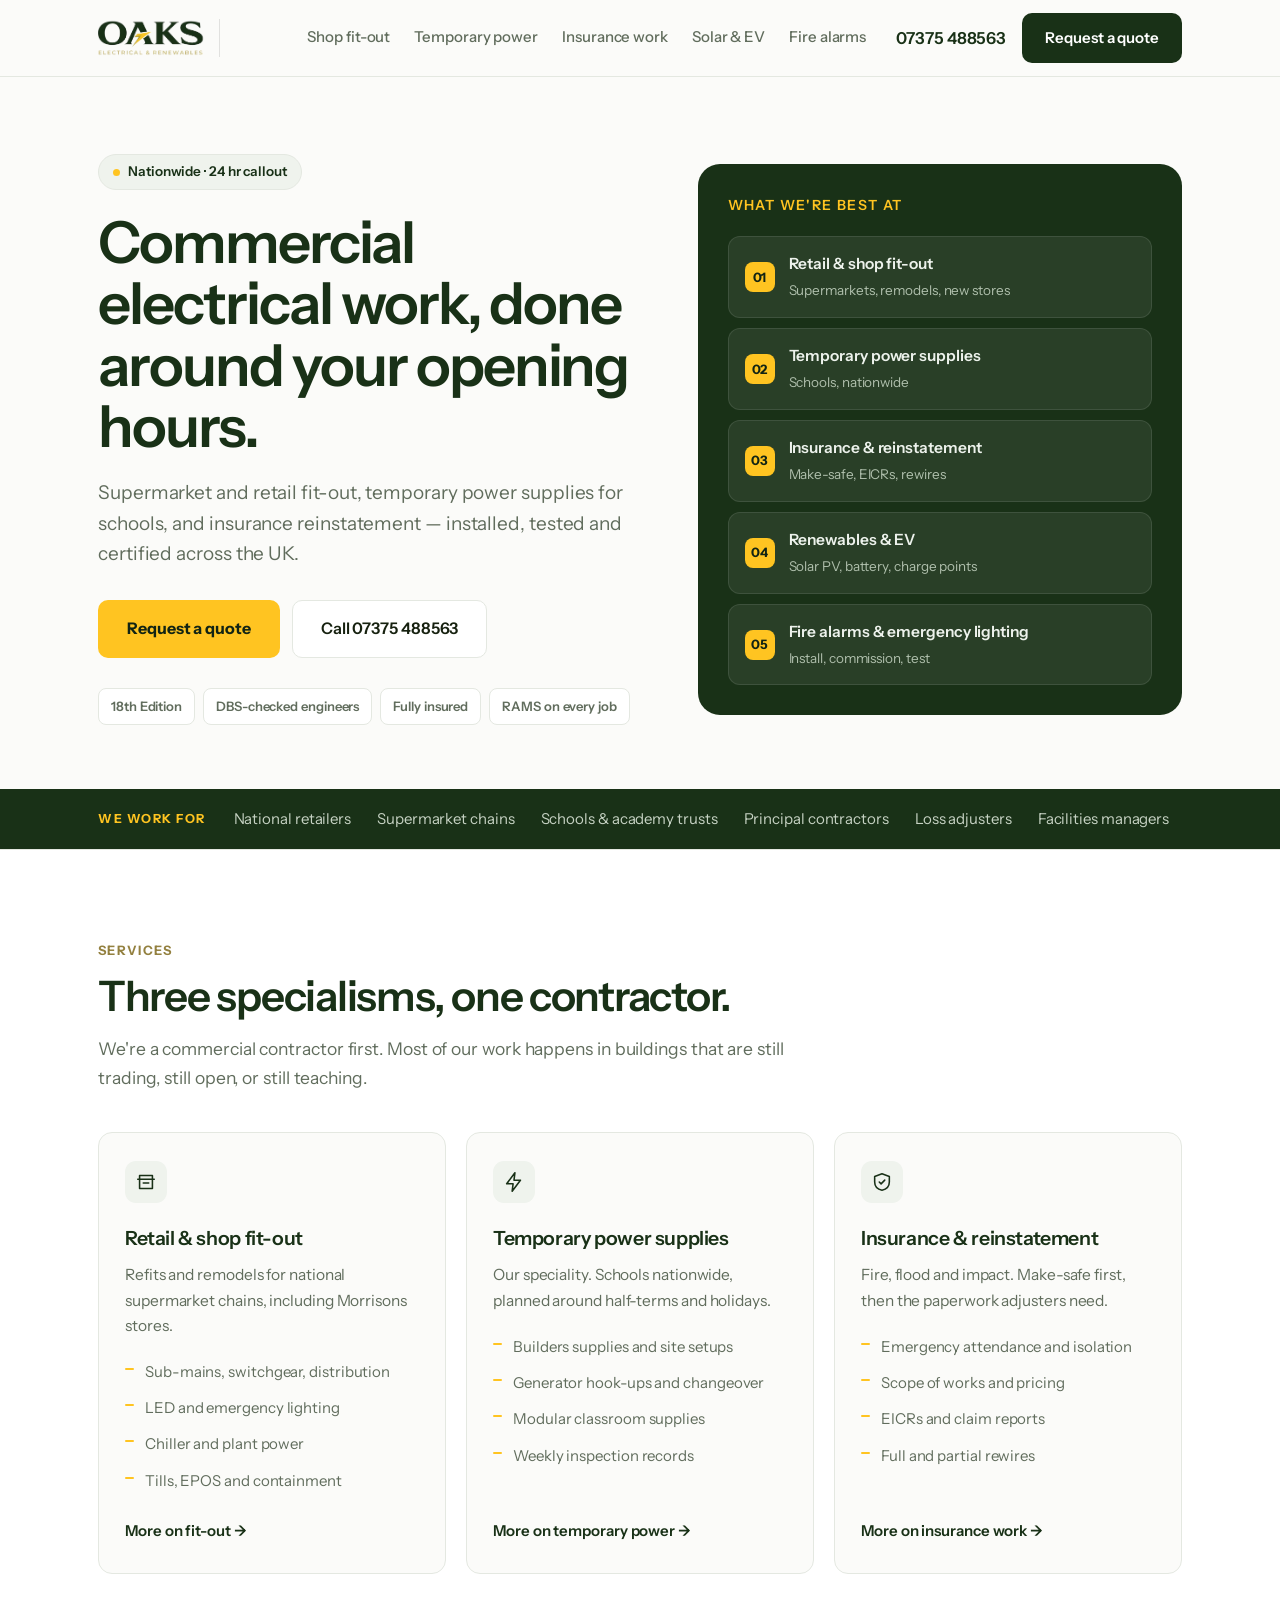
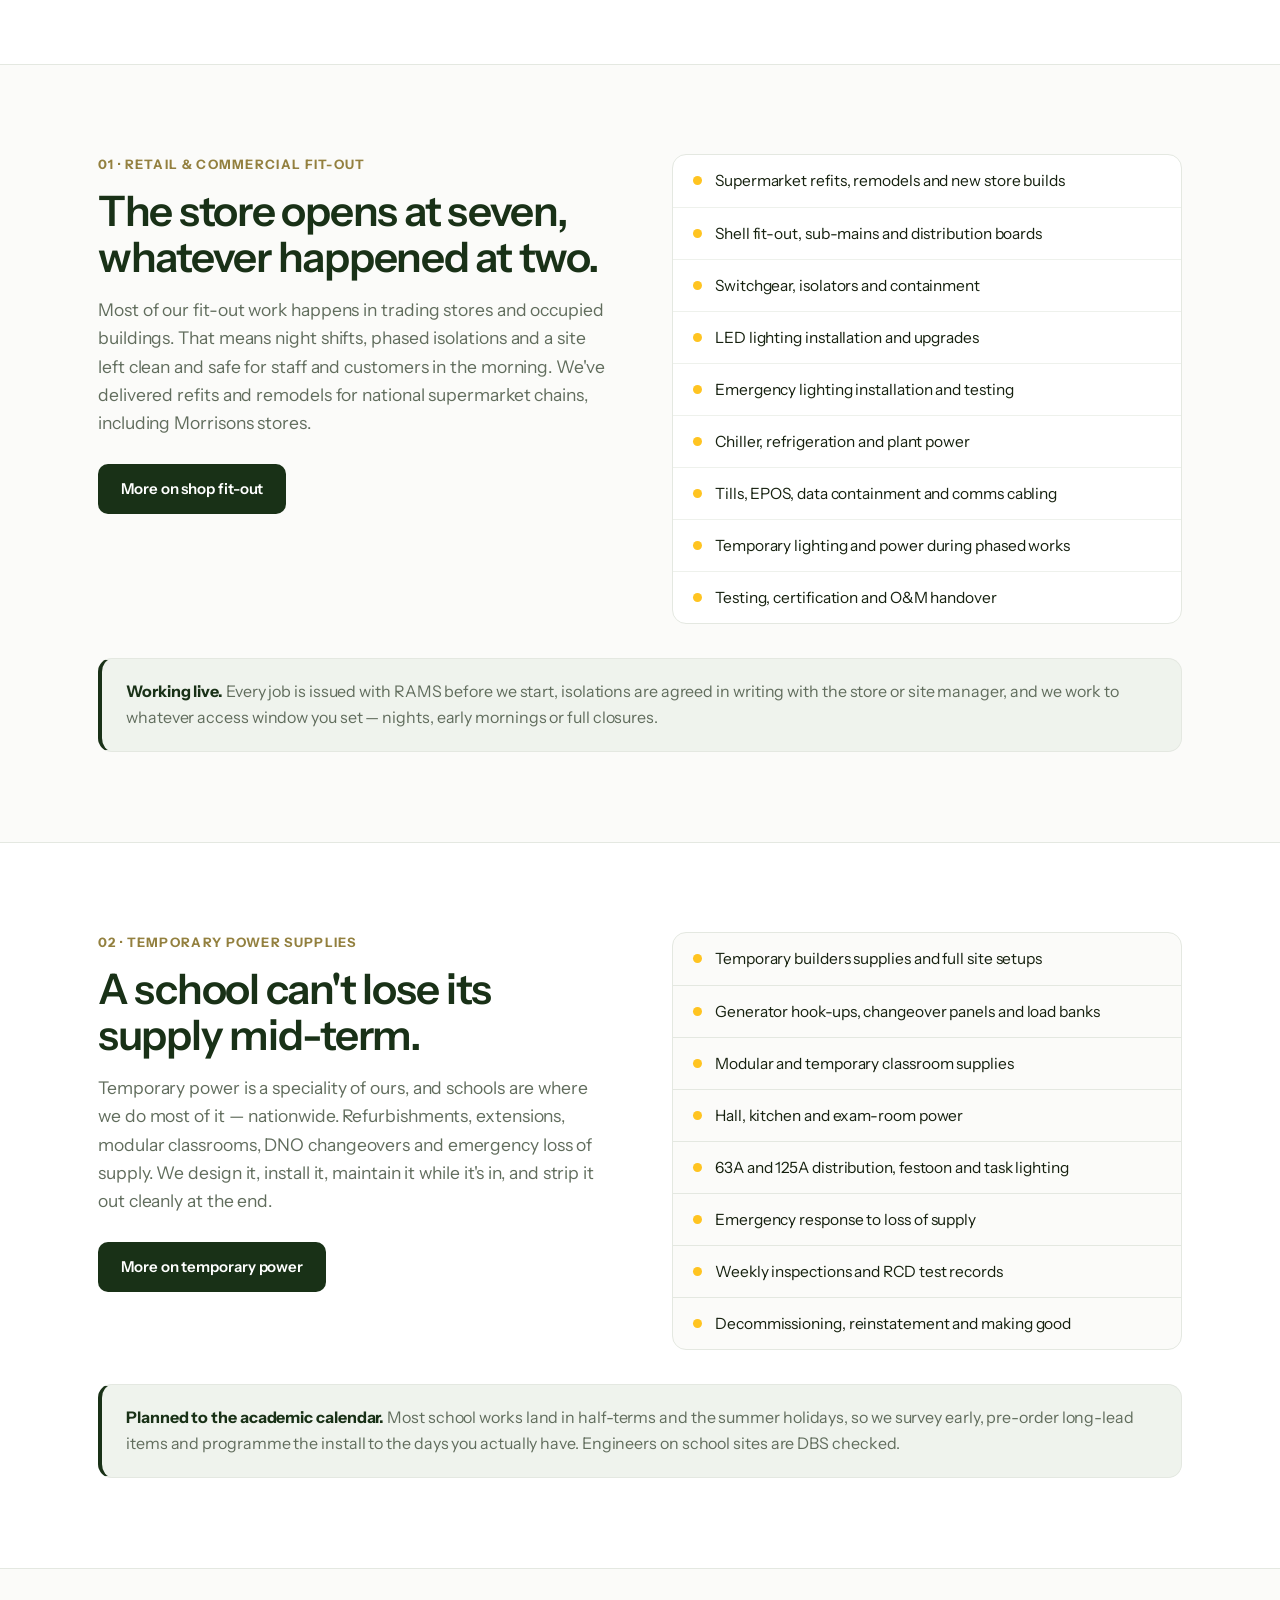
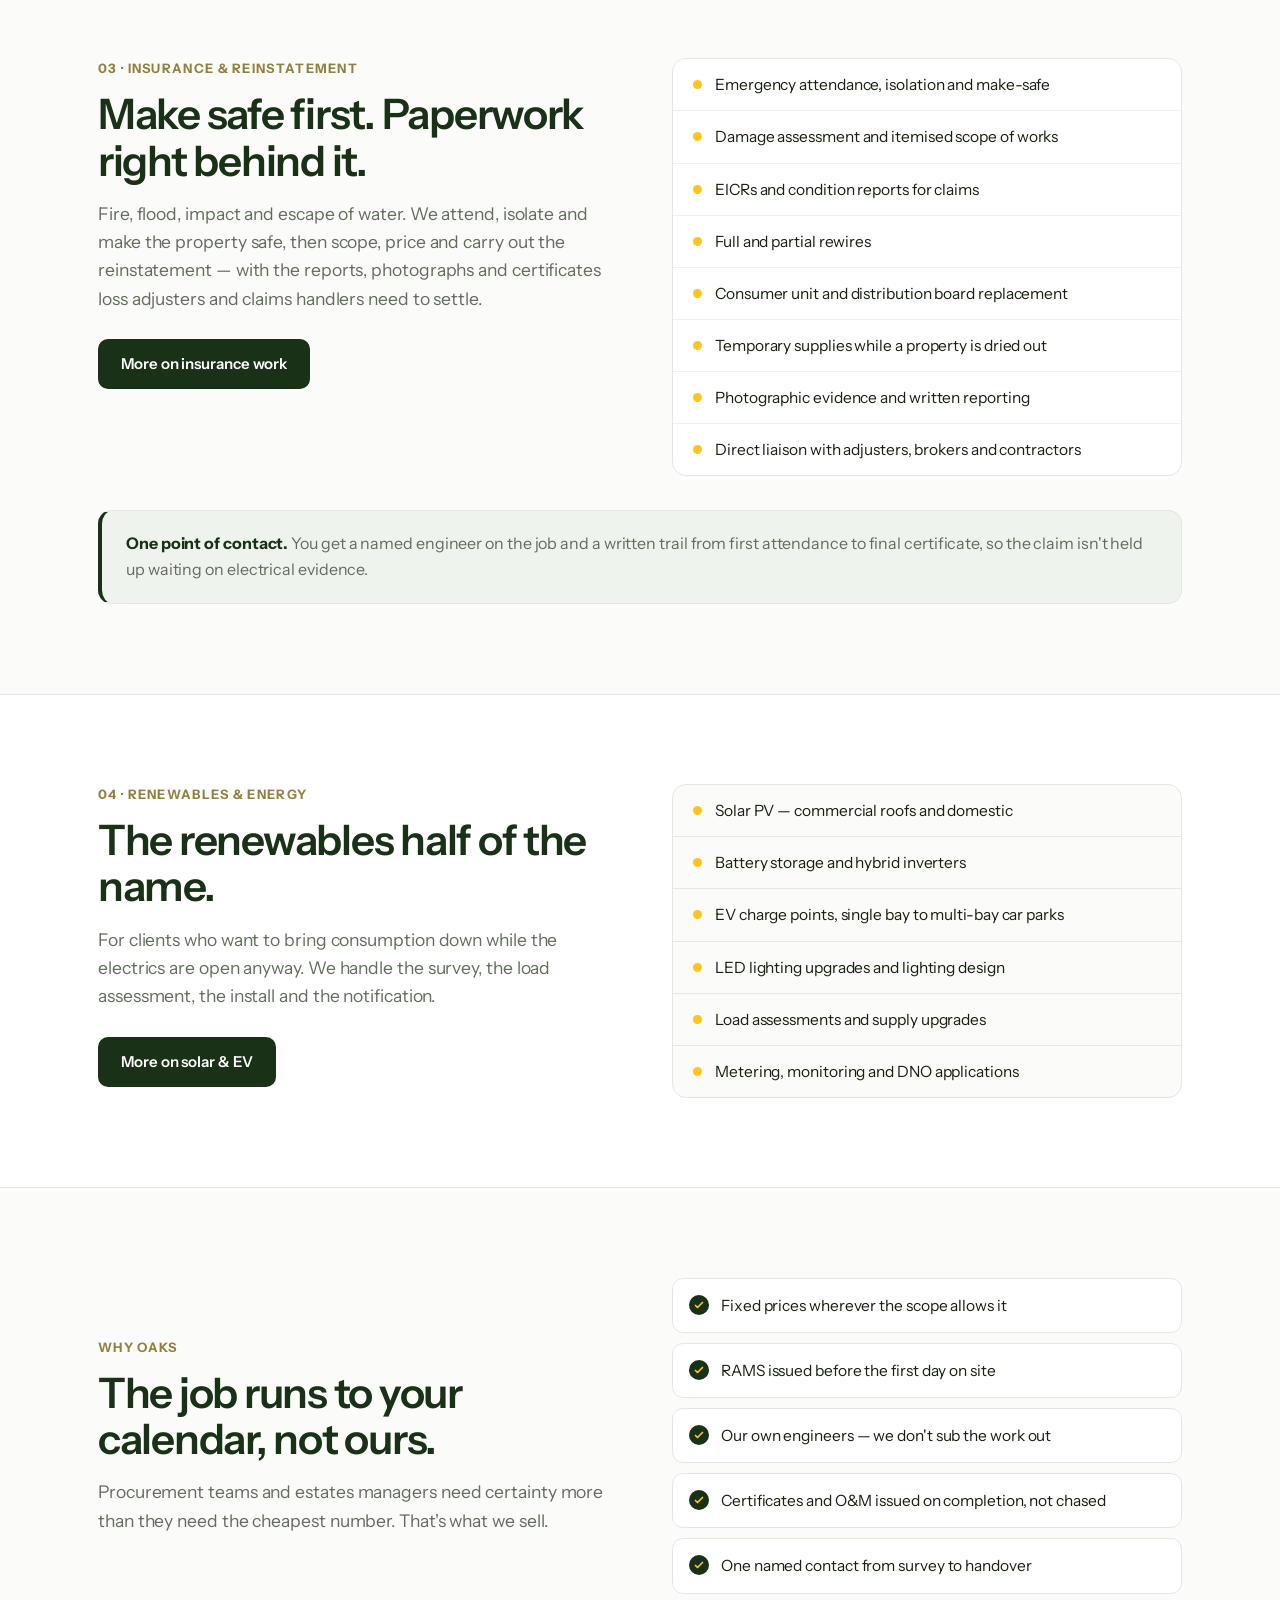
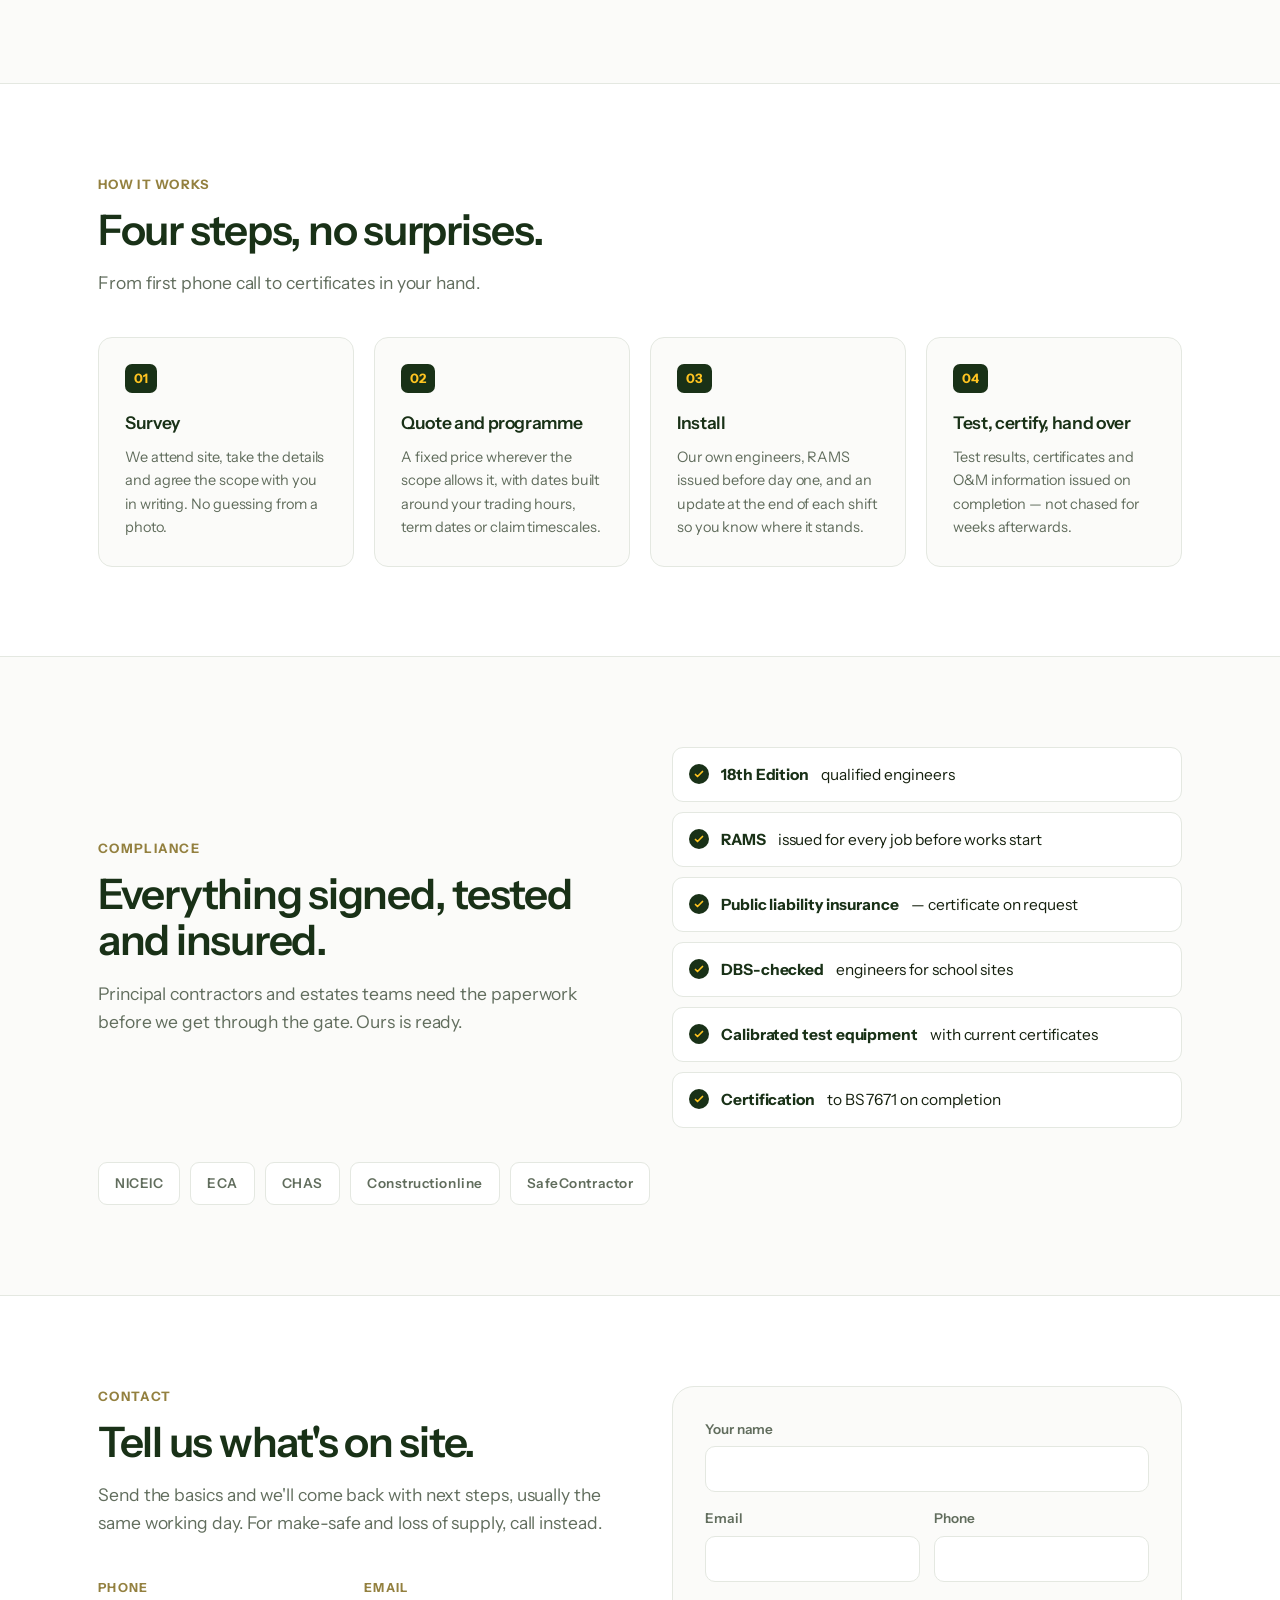
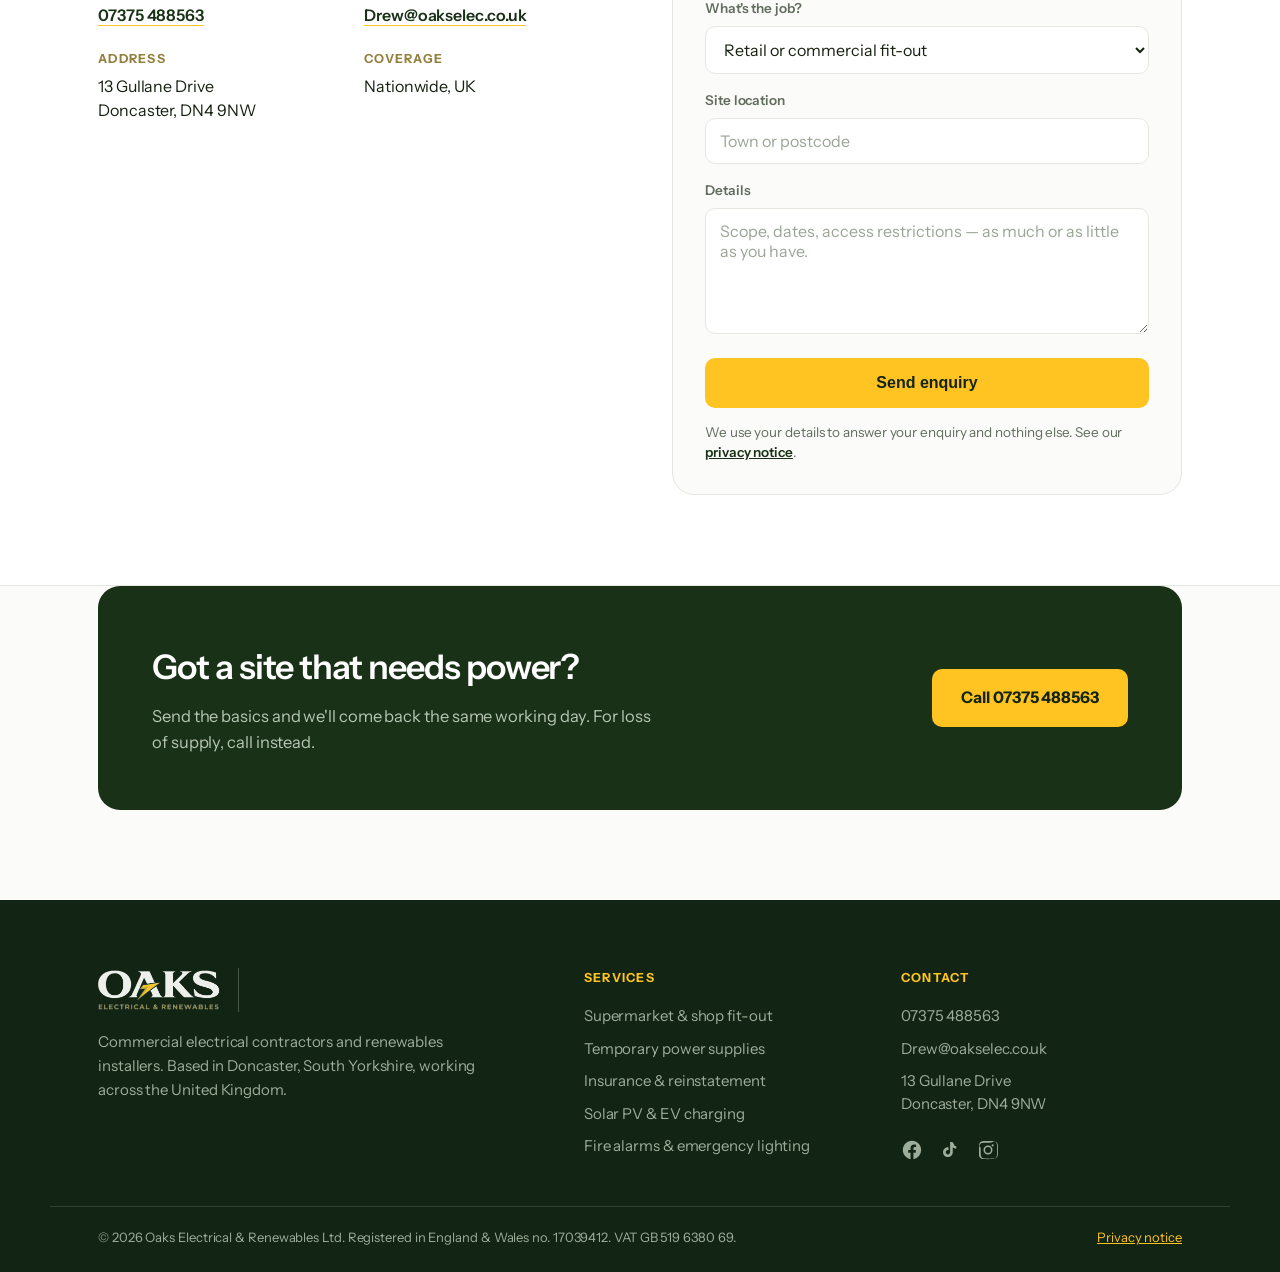
<file: index.html>
<!DOCTYPE html>
<!--
  ==========================================================================
  OAKS ELECTRICAL & RENEWABLES  —  replace these before publishing:
  ==========================================================================
  "07375 488563"                  phone (also in tel: links, no spaces there)
  "Drew@oakselec.co.uk"   email
  "13 Gullane Drive"            address line 1
  "Doncaster, DN4 9NW"          address line 2 / postcode
  "17039412"                       company registration number
  "GB 519 6380 69"                    VAT number
  "YOUR_FORM_ID"                   Formspree form ID in the contact form
  Accreditations section           delete any badge you don't actually hold
  ==========================================================================
-->
<html lang="en-GB">
<head>
<meta charset="utf-8">
<meta name="viewport" content="width=device-width, initial-scale=1">
<title>Oaks Electrical &amp; Renewables | Commercial Electrical Contractors UK</title>
<meta name="description" content="Nationwide commercial electrical contractors. Supermarket and retail fit-out, temporary power supplies for schools, insurance reinstatement, solar PV and EV charging.">
<link rel="canonical" href="https://oakselectrical.net/">
<meta property="og:title" content="Oaks Electrical &amp; Renewables">
<meta property="og:description" content="Commercial electrical contractors. Fit-out, temporary power and insurance reinstatement, nationwide.">
<meta property="og:type" content="website">
<meta property="og:url" content="https://oakselectrical.net/">
<meta property="og:image" content="https://oakselectrical.net/assets/oaks-logo.png">
<meta name="twitter:card" content="summary_large_image">
<meta name="twitter:title" content="Oaks Electrical &amp; Renewables">
<meta name="twitter:description" content="Commercial electrical contractors. Fit-out, temporary power and insurance reinstatement, nationwide.">
<meta name="twitter:image" content="https://oakselectrical.net/assets/oaks-logo.png">
<meta name="theme-color" content="#193117">
<link rel="icon" type="image/x-icon" href="assets/favicon.ico">
<link rel="icon" type="image/png" sizes="32x32" href="assets/favicon-32x32.png">
<link rel="icon" type="image/png" sizes="16x16" href="assets/favicon-16x16.png">
<link rel="apple-touch-icon" sizes="180x180" href="assets/apple-touch-icon.png">
<link rel="manifest" href="assets/site.webmanifest">
<link rel="preconnect" href="https://fonts.googleapis.com">
<link rel="preconnect" href="https://fonts.gstatic.com" crossorigin>
<link href="https://fonts.googleapis.com/css2?family=Instrument+Sans:wght@400;500;600;700&display=swap" rel="stylesheet">
<link rel="stylesheet" href="styles.css">
<script type="application/ld+json">
{
  "@context":"https://schema.org",
  "@type":"Electrician",
  "name":"Oaks Electrical & Renewables",
  "url":"https://oakselectrical.net/",
  "sameAs":["https://www.facebook.com/share/1Cig2X53Fr/","https://www.tiktok.com/@oakselec","https://www.instagram.com/oakselectrical23"],
  "telephone":"07375 488563",
  "email":"Drew@oakselec.co.uk",
  "areaServed":"United Kingdom",
  "image":"https://oakselectrical.net/assets/oaks-logo.png",
  "logo":"https://oakselectrical.net/assets/oaks-logo.png",
  "address":{"@type":"PostalAddress","streetAddress":"13 Gullane Drive","addressLocality":"Doncaster","postalCode":"DN4 9NW","addressCountry":"GB"},
  "description":"Commercial electrical contractors specialising in retail fit-out, temporary power supplies for schools, insurance reinstatement and renewables. Based in Doncaster, South Yorkshire, working nationwide."
}
</script>
</head>
<body>

<a class="skip" href="#main">Skip to content</a>

<header class="site-head">
  <div class="site-head__in">
    <a class="brand" href="/" aria-label="Oaks Electrical and Renewables, home">
      <img src="assets/oaks-logo.png" alt="Oaks Electrical &amp; Renewables" width="557" height="174">
    </a>
    <nav class="mainnav" aria-label="Main">
      <a href="supermarket-shop-fitout.html">Shop fit-out</a>
      <a href="temporary-power-supplies-schools.html">Temporary power</a>
      <a href="insurance-electrical-work.html">Insurance work</a>
      <a href="solar-pv-ev-charging.html">Solar &amp; EV</a>
      <a href="fire-alarms-emergency-lighting.html">Fire alarms</a>
    </nav>
    <div class="head-actions">
      <a class="telnum" href="tel:+447375488563">07375 488563</a>
      <a class="btn btn--green" href="#contact">Request a quote</a>
    </div>
    <button class="burger" aria-expanded="false" aria-controls="drawer" aria-label="Open menu">
      <span></span><span></span><span></span>
    </button>
  </div>
  <div class="drawer" id="drawer" hidden>
    <a href="supermarket-shop-fitout.html">Shop fit-out</a>
    <a href="temporary-power-supplies-schools.html">Temporary power</a>
    <a href="insurance-electrical-work.html">Insurance work</a>
    <a href="solar-pv-ev-charging.html">Solar &amp; EV</a>
    <a href="fire-alarms-emergency-lighting.html">Fire alarms</a>
    <a href="#process">How it works</a>
    <a href="#contact">Contact</a>
    <a class="drawer__call btn btn--yellow" href="tel:+447375488563">Call 07375 488563</a>
  </div>
</header>

<main id="main">

  <!-- ===================== HERO ===================== -->
  <section class="hero">
    <div class="wrap hero__grid">
      <div>
        <span class="tag"><i aria-hidden="true"></i>Nationwide &middot; 24 hr callout</span>
        <h1>Commercial electrical work, done around your opening hours.</h1>
        <p class="hero__lede">
          Supermarket and retail fit-out, temporary power supplies for schools, and
          insurance reinstatement — installed, tested and certified across the UK.
        </p>
        <div class="hero__btns">
          <a class="btn btn--yellow btn--lg" href="#contact">Request a quote</a>
          <a class="btn btn--outline btn--lg" href="tel:+447375488563">Call 07375 488563</a>
        </div>
        <div class="trustrow">
          <span>18th Edition</span>
          <span>DBS-checked engineers</span>
          <span>Fully insured</span>
          <span>RAMS on every job</span>
        </div>
      </div>

      <div class="panel">
        <h2>What we're best at</h2>
        <div class="panel__rows">
          <a class="prow" href="supermarket-shop-fitout.html">
            <b>01</b>
            <span><strong>Retail &amp; shop fit-out</strong><small>Supermarkets, remodels, new stores</small></span>
          </a>
          <a class="prow" href="temporary-power-supplies-schools.html">
            <b>02</b>
            <span><strong>Temporary power supplies</strong><small>Schools, nationwide</small></span>
          </a>
          <a class="prow" href="insurance-electrical-work.html">
            <b>03</b>
            <span><strong>Insurance &amp; reinstatement</strong><small>Make-safe, EICRs, rewires</small></span>
          </a>
          <a class="prow" href="solar-pv-ev-charging.html">
            <b>04</b>
            <span><strong>Renewables &amp; EV</strong><small>Solar PV, battery, charge points</small></span>
          </a>
          <a class="prow" href="fire-alarms-emergency-lighting.html">
            <b>05</b>
            <span><strong>Fire alarms &amp; emergency lighting</strong><small>Install, commission, test</small></span>
          </a>
        </div>
      </div>
    </div>
  </section>

  <!-- ===================== CLIENT STRIP ===================== -->
  <section class="clientstrip">
    <div class="wrap">
      <p>We work for</p>
      <ul>
        <li>National retailers</li>
        <li>Supermarket chains</li>
        <li>Schools &amp; academy trusts</li>
        <li>Principal contractors</li>
        <li>Loss adjusters</li>
        <li>Facilities managers</li>
      </ul>
    </div>
  </section>

  <!-- ===================== SERVICES OVERVIEW ===================== -->
  <section class="sec sec--white">
    <div class="wrap">
      <p class="eyebrow">Services</p>
      <h2 class="h2">Three specialisms, one contractor.</h2>
      <p class="sub">
        We're a commercial contractor first. Most of our work happens in buildings that
        are still trading, still open, or still teaching.
      </p>
      <div class="cards">
        <div class="card">
          <i class="ico" aria-hidden="true">
            <svg viewBox="0 0 24 24" fill="none" stroke="currentColor" stroke-width="1.7" stroke-linecap="round" stroke-linejoin="round">
              <path d="M3 9h18M5 9V5h14v4M5 9v10h14V9M9 13h6"/>
            </svg>
          </i>
          <h3>Retail &amp; shop fit-out</h3>
          <p>Refits and remodels for national supermarket chains, including Morrisons stores.</p>
          <ul>
            <li>Sub-mains, switchgear, distribution</li>
            <li>LED and emergency lighting</li>
            <li>Chiller and plant power</li>
            <li>Tills, EPOS and containment</li>
          </ul>
          <a class="cardlink" href="supermarket-shop-fitout.html">More on fit-out <span aria-hidden="true">→</span></a>
        </div>

        <div class="card">
          <i class="ico" aria-hidden="true">
            <svg viewBox="0 0 24 24" fill="none" stroke="currentColor" stroke-width="1.7" stroke-linecap="round" stroke-linejoin="round">
              <path d="M13 2 4 14h7l-1 8 9-12h-7l1-8Z"/>
            </svg>
          </i>
          <h3>Temporary power supplies</h3>
          <p>Our speciality. Schools nationwide, planned around half-terms and holidays.</p>
          <ul>
            <li>Builders supplies and site setups</li>
            <li>Generator hook-ups and changeover</li>
            <li>Modular classroom supplies</li>
            <li>Weekly inspection records</li>
          </ul>
          <a class="cardlink" href="temporary-power-supplies-schools.html">More on temporary power <span aria-hidden="true">→</span></a>
        </div>

        <div class="card">
          <i class="ico" aria-hidden="true">
            <svg viewBox="0 0 24 24" fill="none" stroke="currentColor" stroke-width="1.7" stroke-linecap="round" stroke-linejoin="round">
              <path d="M12 3 4 6v6c0 5 3.5 8 8 9 4.5-1 8-4 8-9V6l-8-3Z"/><path d="m9 12 2 2 4-4"/>
            </svg>
          </i>
          <h3>Insurance &amp; reinstatement</h3>
          <p>Fire, flood and impact. Make-safe first, then the paperwork adjusters need.</p>
          <ul>
            <li>Emergency attendance and isolation</li>
            <li>Scope of works and pricing</li>
            <li>EICRs and claim reports</li>
            <li>Full and partial rewires</li>
          </ul>
          <a class="cardlink" href="insurance-electrical-work.html">More on insurance work <span aria-hidden="true">→</span></a>
        </div>
      </div>
    </div>
  </section>

  <!-- ===================== FIT-OUT ===================== -->
  <section class="sec" id="fitout">
    <div class="wrap detail">
      <div class="detail__head">
        <p class="eyebrow">01 &middot; Retail &amp; commercial fit-out</p>
        <h2 class="h2">The store opens at seven, whatever happened at two.</h2>
        <p class="sub">
          Most of our fit-out work happens in trading stores and occupied buildings.
          That means night shifts, phased isolations and a site left clean and safe for
          staff and customers in the morning. We've delivered refits and remodels for
          national supermarket chains, including Morrisons stores.
        </p>
        <a class="btn btn--green" href="supermarket-shop-fitout.html">More on shop fit-out</a>
      </div>
      <ul class="speclist">
        <li>Supermarket refits, remodels and new store builds</li>
        <li>Shell fit-out, sub-mains and distribution boards</li>
        <li>Switchgear, isolators and containment</li>
        <li>LED lighting installation and upgrades</li>
        <li>Emergency lighting installation and testing</li>
        <li>Chiller, refrigeration and plant power</li>
        <li>Tills, EPOS, data containment and comms cabling</li>
        <li>Temporary lighting and power during phased works</li>
        <li>Testing, certification and O&amp;M handover</li>
      </ul>
    </div>
    <div class="wrap">
      <p class="callout">
        <strong>Working live.</strong> Every job is issued with RAMS before we start,
        isolations are agreed in writing with the store or site manager, and we work to
        whatever access window you set — nights, early mornings or full closures.
      </p>
    </div>
  </section>

  <!-- ===================== TEMPORARY POWER ===================== -->
  <section class="sec sec--white" id="temporary">
    <div class="wrap detail">
      <div class="detail__head">
        <p class="eyebrow">02 &middot; Temporary power supplies</p>
        <h2 class="h2">A school can't lose its supply mid-term.</h2>
        <p class="sub">
          Temporary power is a speciality of ours, and schools are where we do most of
          it — nationwide. Refurbishments, extensions, modular classrooms, DNO changeovers
          and emergency loss of supply. We design it, install it, maintain it while it's
          in, and strip it out cleanly at the end.
        </p>
        <a class="btn btn--green" href="temporary-power-supplies-schools.html">More on temporary power</a>
      </div>
      <ul class="speclist">
        <li>Temporary builders supplies and full site setups</li>
        <li>Generator hook-ups, changeover panels and load banks</li>
        <li>Modular and temporary classroom supplies</li>
        <li>Hall, kitchen and exam-room power</li>
        <li>63A and 125A distribution, festoon and task lighting</li>
        <li>Emergency response to loss of supply</li>
        <li>Weekly inspections and RCD test records</li>
        <li>Decommissioning, reinstatement and making good</li>
      </ul>
    </div>
    <div class="wrap">
      <p class="callout">
        <strong>Planned to the academic calendar.</strong> Most school works land in
        half-terms and the summer holidays, so we survey early, pre-order long-lead items
        and programme the install to the days you actually have. Engineers on school
        sites are DBS checked.
      </p>
    </div>
  </section>

  <!-- ===================== INSURANCE ===================== -->
  <section class="sec" id="insurance">
    <div class="wrap detail">
      <div class="detail__head">
        <p class="eyebrow">03 &middot; Insurance &amp; reinstatement</p>
        <h2 class="h2">Make safe first. Paperwork right behind it.</h2>
        <p class="sub">
          Fire, flood, impact and escape of water. We attend, isolate and make the
          property safe, then scope, price and carry out the reinstatement — with the
          reports, photographs and certificates loss adjusters and claims handlers need
          to settle.
        </p>
        <a class="btn btn--green" href="insurance-electrical-work.html">More on insurance work</a>
      </div>
      <ul class="speclist">
        <li>Emergency attendance, isolation and make-safe</li>
        <li>Damage assessment and itemised scope of works</li>
        <li>EICRs and condition reports for claims</li>
        <li>Full and partial rewires</li>
        <li>Consumer unit and distribution board replacement</li>
        <li>Temporary supplies while a property is dried out</li>
        <li>Photographic evidence and written reporting</li>
        <li>Direct liaison with adjusters, brokers and contractors</li>
      </ul>
    </div>
    <div class="wrap">
      <p class="callout">
        <strong>One point of contact.</strong> You get a named engineer on the job and a
        written trail from first attendance to final certificate, so the claim isn't held
        up waiting on electrical evidence.
      </p>
    </div>
  </section>

  <!-- ===================== RENEWABLES ===================== -->
  <section class="sec sec--white" id="renewables">
    <div class="wrap detail">
      <div class="detail__head">
        <p class="eyebrow">04 &middot; Renewables &amp; energy</p>
        <h2 class="h2">The renewables half of the name.</h2>
        <p class="sub">
          For clients who want to bring consumption down while the electrics are open
          anyway. We handle the survey, the load assessment, the install and the
          notification.
        </p>
        <a class="btn btn--green" href="solar-pv-ev-charging.html">More on solar &amp; EV</a>
      </div>
      <ul class="speclist">
        <li>Solar PV — commercial roofs and domestic</li>
        <li>Battery storage and hybrid inverters</li>
        <li>EV charge points, single bay to multi-bay car parks</li>
        <li>LED lighting upgrades and lighting design</li>
        <li>Load assessments and supply upgrades</li>
        <li>Metering, monitoring and DNO applications</li>
      </ul>
    </div>
  </section>

  <!-- ===================== WHY US ===================== -->
  <section class="sec">
    <div class="wrap why">
      <div>
        <p class="eyebrow">Why Oaks</p>
        <h2 class="h2">The job runs to your calendar, not ours.</h2>
        <p class="sub" style="margin-bottom:0">
          Procurement teams and estates managers need certainty more than they need the
          cheapest number. That's what we sell.
        </p>
      </div>
      <ul class="checks">
        <li>Fixed prices wherever the scope allows it</li>
        <li>RAMS issued before the first day on site</li>
        <li>Our own engineers — we don't sub the work out</li>
        <li>Certificates and O&amp;M issued on completion, not chased</li>
        <li>One named contact from survey to handover</li>
      </ul>
    </div>
  </section>

  <!-- ===================== PROCESS ===================== -->
  <section class="sec sec--white" id="process">
    <div class="wrap">
      <p class="eyebrow">How it works</p>
      <h2 class="h2">Four steps, no surprises.</h2>
      <p class="sub">From first phone call to certificates in your hand.</p>
      <ol class="steps">
        <li><b>01</b><h3>Survey</h3><p>We attend site, take the details and agree the scope with you in writing. No guessing from a photo.</p></li>
        <li><b>02</b><h3>Quote and programme</h3><p>A fixed price wherever the scope allows it, with dates built around your trading hours, term dates or claim timescales.</p></li>
        <li><b>03</b><h3>Install</h3><p>Our own engineers, RAMS issued before day one, and an update at the end of each shift so you know where it stands.</p></li>
        <li><b>04</b><h3>Test, certify, hand over</h3><p>Test results, certificates and O&amp;M information issued on completion — not chased for weeks afterwards.</p></li>
      </ol>
    </div>
  </section>

  <!-- ===================== COMPLIANCE ===================== -->
  <section class="sec" id="compliance">
    <div class="wrap why">
      <div>
        <p class="eyebrow">Compliance</p>
        <h2 class="h2">Everything signed, tested and insured.</h2>
        <p class="sub" style="margin-bottom:0">
          Principal contractors and estates teams need the paperwork before we get
          through the gate. Ours is ready.
        </p>
      </div>
      <ul class="checks">
        <li><strong>18th Edition</strong> qualified engineers</li>
        <li><strong>RAMS</strong> issued for every job before works start</li>
        <li><strong>Public liability insurance</strong> — certificate on request</li>
        <li><strong>DBS-checked</strong> engineers for school sites</li>
        <li><strong>Calibrated test equipment</strong> with current certificates</li>
        <li><strong>Certification</strong> to BS 7671 on completion</li>
      </ul>
    </div>
    <!-- CONFIRM WHICH OF THESE YOU HOLD, THEN DELETE THE REST -->
    <div class="wrap">
      <ul class="badges" aria-label="Accreditations">
        <li>NICEIC</li><li>ECA</li><li>CHAS</li><li>Constructionline</li><li>SafeContractor</li>
      </ul>
    </div>
  </section>

  <!-- ===================== CONTACT ===================== -->
  <section class="sec sec--white" id="contact">
    <div class="wrap contact">
      <div>
        <p class="eyebrow">Contact</p>
        <h2 class="h2">Tell us what's on site.</h2>
        <p class="sub">
          Send the basics and we'll come back with next steps, usually the same working
          day. For make-safe and loss of supply, call instead.
        </p>
        <dl class="cdetails">
          <div><dt>Phone</dt><dd><a href="tel:+447375488563">07375 488563</a></dd></div>
          <div><dt>Email</dt><dd><a href="mailto:Drew@oakselec.co.uk">Drew@oakselec.co.uk</a></dd></div>
          <div><dt>Address</dt><dd>13 Gullane Drive<br>Doncaster, DN4 9NW</dd></div>
          <div><dt>Coverage</dt><dd>Nationwide, UK</dd></div>
        </dl>
      </div>

      <form class="form" action="https://formspree.io/f/YOUR_FORM_ID" method="POST">
        <div class="field">
          <label for="name">Your name</label>
          <input id="name" name="name" type="text" autocomplete="name" required>
        </div>
        <div class="field field--2">
          <div><label for="email">Email</label><input id="email" name="email" type="email" autocomplete="email" required></div>
          <div><label for="phone">Phone</label><input id="phone" name="phone" type="tel" autocomplete="tel"></div>
        </div>
        <div class="field">
          <label for="type">What's the job?</label>
          <select id="type" name="job_type">
            <option>Retail or commercial fit-out</option>
            <option>Temporary power supply</option>
            <option>Insurance or reinstatement work</option>
            <option>Solar, battery or EV charging</option>
            <option>Something else</option>
          </select>
        </div>
        <div class="field">
          <label for="site">Site location</label>
          <input id="site" name="site" type="text" placeholder="Town or postcode">
        </div>
        <div class="field">
          <label for="message">Details</label>
          <textarea id="message" name="message" rows="5" placeholder="Scope, dates, access restrictions — as much or as little as you have."></textarea>
        </div>
        <button class="btn btn--yellow btn--full" type="submit">Send enquiry</button>
        <p class="formnote">We use your details to answer your enquiry and nothing else. See our <a href="privacy.html">privacy notice</a>.</p>
      </form>
    </div>
  </section>

  <!-- ===================== CTA BAND ===================== -->
  <section class="sec sec--flush">
    <div class="wrap">
      <div class="ctaband">
        <div>
          <h2>Got a site that needs power?</h2>
          <p>Send the basics and we'll come back the same working day. For loss of supply, call instead.</p>
        </div>
        <a class="btn btn--yellow btn--lg" href="tel:+447375488563">Call 07375 488563</a>
      </div>
    </div>
  </section>

</main>

<footer class="site-foot">
  <div class="wrap foot__grid">
    <div>
      <img src="assets/oaks-logo-reversed.png" alt="Oaks Electrical &amp; Renewables" width="557" height="174">
      <p>Commercial electrical contractors and renewables installers. Based in Doncaster, South Yorkshire, working across the United Kingdom.</p>
    </div>
    <div class="foot__col">
      <h2>Services</h2>
      <a href="supermarket-shop-fitout.html">Supermarket &amp; shop fit-out</a>
      <a href="temporary-power-supplies-schools.html">Temporary power supplies</a>
      <a href="insurance-electrical-work.html">Insurance &amp; reinstatement</a>
      <a href="solar-pv-ev-charging.html">Solar PV &amp; EV charging</a>
      <a href="fire-alarms-emergency-lighting.html">Fire alarms &amp; emergency lighting</a>
    </div>
    <div class="foot__col">
      <h2>Contact</h2>
      <a href="tel:+447375488563">07375 488563</a>
      <a href="mailto:Drew@oakselec.co.uk">Drew@oakselec.co.uk</a>
      <span>13 Gullane Drive<br>Doncaster, DN4 9NW</span>
      <div class="foot__social" style="margin-top:14px;display:flex;gap:16px;align-items:center">
        <a href="https://www.facebook.com/share/1Cig2X53Fr/" target="_blank" rel="me noopener" aria-label="OAKS Electrical on Facebook" style="color:inherit;display:inline-flex"><svg width="22" height="22" viewBox="0 0 24 24" fill="currentColor" aria-hidden="true"><path d="M22 12.06C22 6.5 17.52 2 12 2S2 6.5 2 12.06c0 5 3.66 9.15 8.44 9.9v-7H7.9v-2.9h2.54V9.85c0-2.5 1.49-3.89 3.77-3.89 1.09 0 2.24.2 2.24.2v2.46h-1.26c-1.24 0-1.63.77-1.63 1.56v1.88h2.78l-.44 2.9h-2.34v7A9.96 9.96 0 0022 12.06z"/></svg></a>
        <a href="https://www.tiktok.com/@oakselec" target="_blank" rel="me noopener" aria-label="OAKS Electrical on TikTok" style="color:inherit;display:inline-flex"><svg width="22" height="22" viewBox="0 0 24 24" fill="currentColor" aria-hidden="true"><path d="M16.6 5.8c-.9-.6-1.5-1.5-1.7-2.6h-2.8v11.2c0 1.3-1.1 2.4-2.4 2.4s-2.4-1.1-2.4-2.4 1.1-2.4 2.4-2.4c.3 0 .5 0 .7.1v-2.9c-.2 0-.5-.1-.7-.1-2.9 0-5.3 2.4-5.3 5.3s2.4 5.3 5.3 5.3 5.3-2.4 5.3-5.3V9.3c1.1.8 2.4 1.2 3.8 1.2V7.7c-.8 0-1.5-.2-2.2-.6z"/></svg></a>
        <a href="https://www.instagram.com/oakselectrical23" target="_blank" rel="me noopener" aria-label="OAKS Electrical on Instagram" style="color:inherit;display:inline-flex"><svg width="22" height="22" viewBox="0 0 24 24" fill="currentColor" aria-hidden="true"><path d="M12 2.2c3.2 0 3.6 0 4.9.07 1.2.06 1.8.25 2.2.42.6.22 1 .48 1.4.9.4.4.7.8.9 1.4.17.4.36 1 .42 2.2.06 1.3.07 1.7.07 4.9s0 3.6-.07 4.9c-.06 1.2-.25 1.8-.42 2.2-.22.6-.48 1-.9 1.4-.4.4-.8.7-1.4.9-.4.17-1 .36-2.2.42-1.3.06-1.7.07-4.9.07s-3.6 0-4.9-.07c-1.2-.06-1.8-.25-2.2-.42-.6-.22-1-.48-1.4-.9-.4-.4-.7-.8-.9-1.4-.17-.4-.36-1-.42-2.2C2.2 15.6 2.2 15.2 2.2 12s0-3.6.07-4.9c.06-1.2.25-1.8.42-2.2.22-.6.48-1 .9-1.4.4-.4.8-.7 1.4-.9.4-.17 1-.36 2.2-.42C8.4 2.2 8.8 2.2 12 2.2zm0 1.8c-3.1 0-3.5 0-4.7.07-1.1.05-1.7.24-2.1.4-.5.2-.9.44-1.3.84-.4.4-.64.8-.84 1.3-.16.4-.35 1-.4 2.1C4 8.5 4 8.9 4 12s0 3.5.07 4.7c.05 1.1.24 1.7.4 2.1.2.5.44.9.84 1.3.4.4.8.64 1.3.84.4.16 1 .35 2.1.4 1.2.07 1.6.07 4.7.07s3.5 0 4.7-.07c1.1-.05 1.7-.24 2.1-.4.5-.2.9-.44 1.3-.84.4-.4.64-.8.84-1.3.16-.4.35-1 .4-2.1.07-1.2.07-1.6.07-4.7s0-3.5-.07-4.7c-.05-1.1-.24-1.7-.4-2.1-.2-.5-.44-.9-.84-1.3-.4-.4-.8-.64-1.3-.84-.4-.16-1-.35-2.1-.4C15.5 4 15.1 4 12 4zm0 3.1a4.9 4.9 0 100 9.8 4.9 4.9 0 000-9.8zm0 8.1a3.2 3.2 0 110-6.4 3.2 3.2 0 010 6.4zm6.2-8.3a1.15 1.15 0 11-2.3 0 1.15 1.15 0 012.3 0z"/></svg></a>
      </div>
    </div>
  </div>
  <div class="wrap foot__legal">
    <p>&copy; <span data-year>2026</span> Oaks Electrical &amp; Renewables Ltd. Registered in England &amp; Wales no. 17039412. VAT GB 519 6380 69.</p>
    <p><a href="privacy.html">Privacy notice</a></p>
  </div>
</footer>

<script src="script.js"></script>
</body>
</html>
</file>
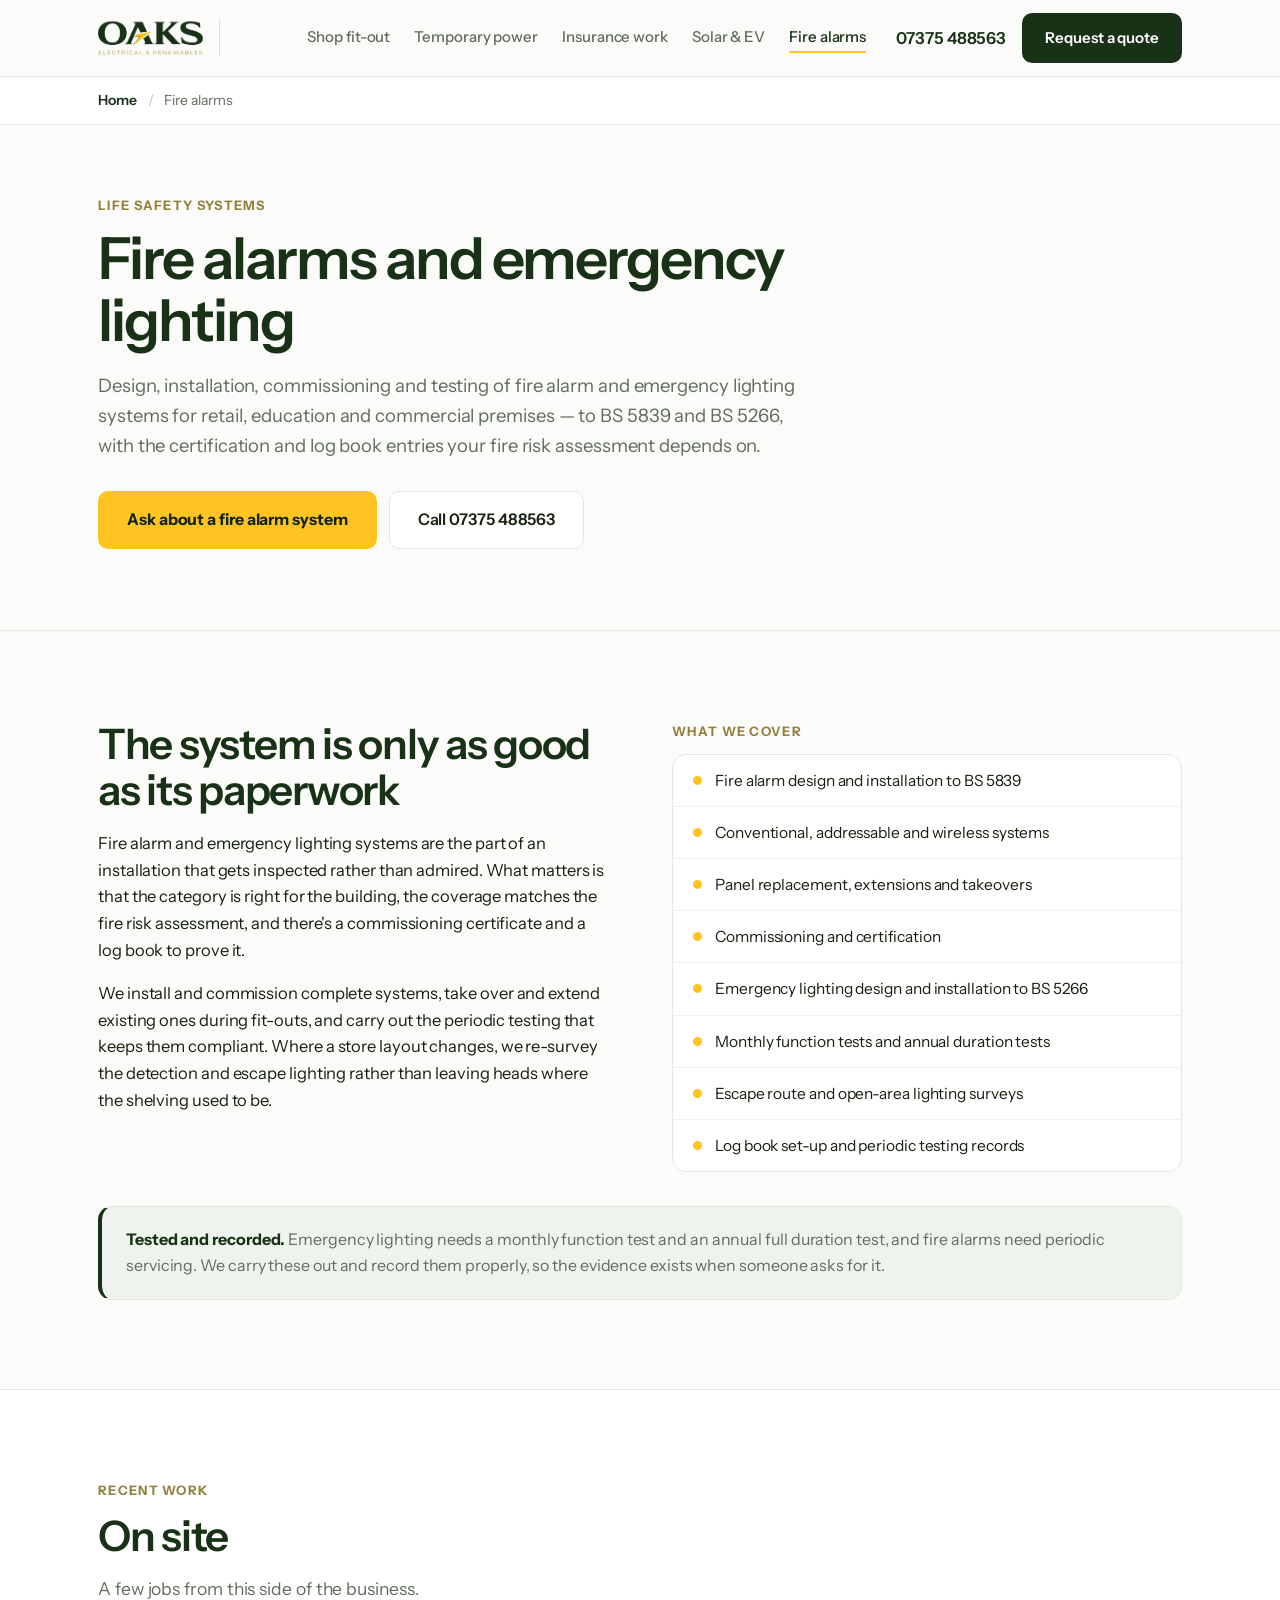
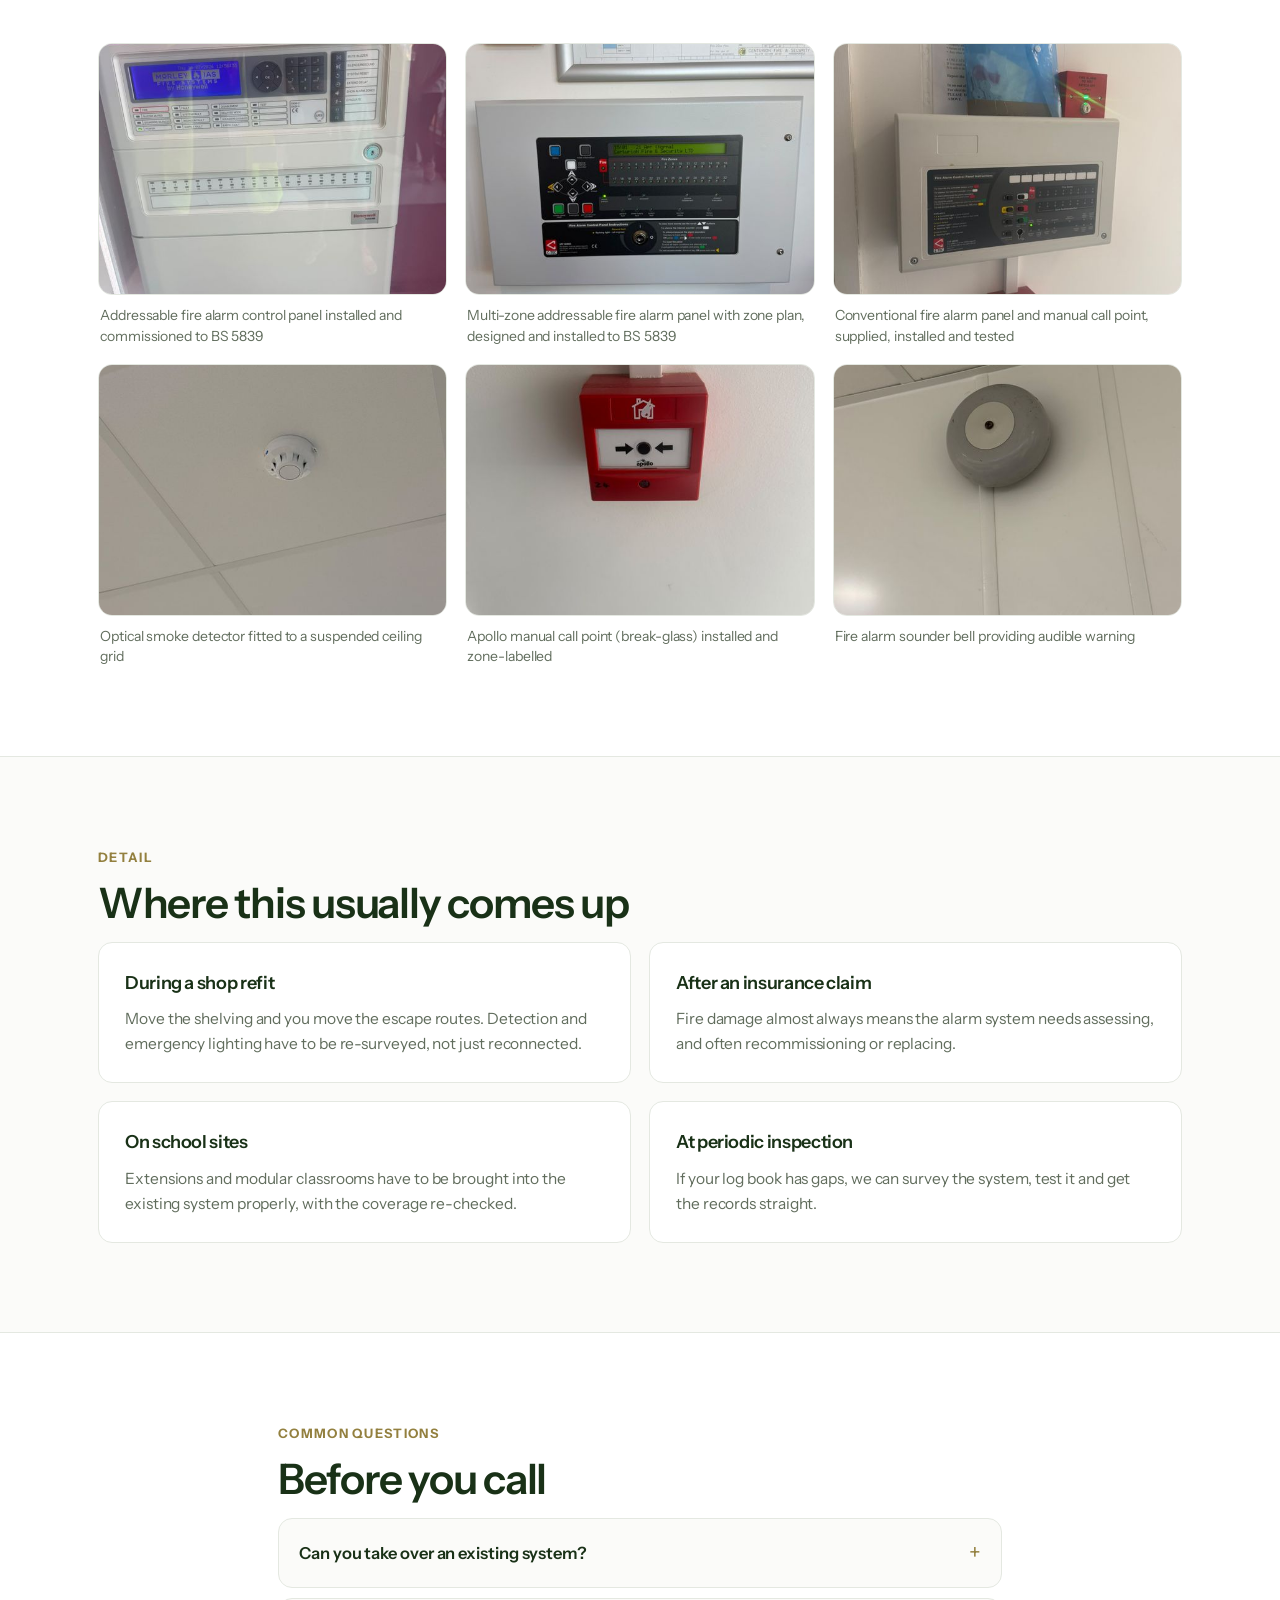
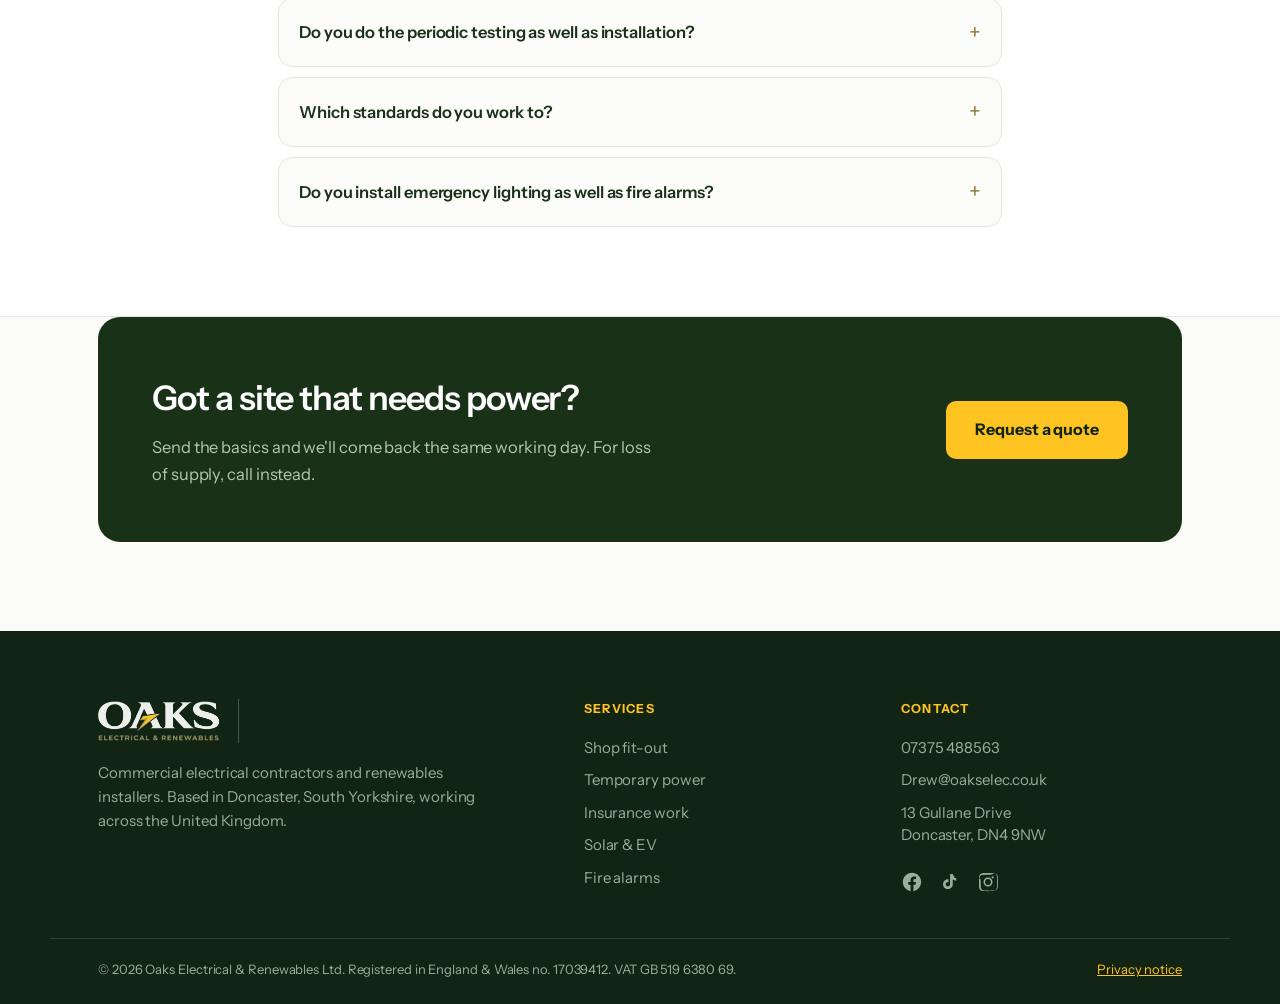
<file: fire-alarms-emergency-lighting.html>
<!DOCTYPE html>
<html lang="en-GB">
<head>
<meta charset="utf-8">
<meta name="viewport" content="width=device-width, initial-scale=1">
<title>Fire Alarms &amp; Emergency Lighting | Oaks Electrical</title>
<meta name="description" content="Commercial fire alarm and emergency lighting installation, commissioning and testing to BS 5839 and BS 5266. Nationwide.">
<link rel="canonical" href="https://oakselectrical.net/fire-alarms-emergency-lighting.html">
<meta property="og:title" content="Fire Alarms &amp; Emergency Lighting | Oaks Electrical">
<meta property="og:description" content="Commercial fire alarm and emergency lighting installation, commissioning and testing to BS 5839 and BS 5266. Nationwide.">
<meta property="og:type" content="article">
<meta property="og:url" content="https://oakselectrical.net/fire-alarms-emergency-lighting.html">
<meta property="og:image" content="https://oakselectrical.net/assets/photos/photo-013.jpg">
<meta name="twitter:card" content="summary_large_image">
<meta name="twitter:title" content="Fire Alarms &amp; Emergency Lighting | Oaks Electrical">
<meta name="twitter:description" content="Commercial fire alarm and emergency lighting installation, commissioning and testing to BS 5839 and BS 5266. Nationwide.">
<meta name="twitter:image" content="https://oakselectrical.net/assets/photos/photo-013.jpg">
<meta name="theme-color" content="#193117">
<link rel="icon" type="image/x-icon" href="assets/favicon.ico">
<link rel="icon" type="image/png" sizes="32x32" href="assets/favicon-32x32.png">
<link rel="icon" type="image/png" sizes="16x16" href="assets/favicon-16x16.png">
<link rel="apple-touch-icon" sizes="180x180" href="assets/apple-touch-icon.png">
<link rel="manifest" href="assets/site.webmanifest">
<link rel="preconnect" href="https://fonts.googleapis.com">
<link rel="preconnect" href="https://fonts.gstatic.com" crossorigin>
<link href="https://fonts.googleapis.com/css2?family=Instrument+Sans:wght@400;500;600;700&display=swap" rel="stylesheet">
<link rel="stylesheet" href="styles.css">
<script type="application/ld+json">
{
  "@context": "https://schema.org",
  "@graph": [
    {
      "@type": "Service",
      "name": "Fire alarm and emergency lighting installation and testing",
      "serviceType": "Fire alarm and emergency lighting services",
      "url": "https://oakselectrical.net/fire-alarms-emergency-lighting.html",
      "provider": {
        "@type": "Electrician",
        "name": "Oaks Electrical & Renewables",
        "url": "https://oakselectrical.net/",
        "telephone": "07375 488563"
      },
      "areaServed": {
        "@type": "Country",
        "name": "United Kingdom"
      },
      "description": "Commercial fire alarm and emergency lighting installation, commissioning and testing to BS 5839 and BS 5266, for retail, schools and commercial premises nationwide."
    },
    {
      "@type": "BreadcrumbList",
      "itemListElement": [
        {
          "@type": "ListItem",
          "position": 1,
          "name": "Home",
          "item": "https://oakselectrical.net/"
        },
        {
          "@type": "ListItem",
          "position": 2,
          "name": "Fire alarms",
          "item": "https://oakselectrical.net/fire-alarms-emergency-lighting.html"
        }
      ]
    },
    {
      "@type": "FAQPage",
      "mainEntity": [
        {
          "@type": "Question",
          "name": "Can you take over an existing system?",
          "acceptedAnswer": {
            "@type": "Answer",
            "text": "Yes. We'll survey what's there, tell you honestly whether it's worth keeping and what it needs to be compliant."
          }
        },
        {
          "@type": "Question",
          "name": "Do you do the periodic testing as well as installation?",
          "acceptedAnswer": {
            "@type": "Answer",
            "text": "Yes — monthly and annual emergency lighting tests and fire alarm servicing, with the records handed over."
          }
        },
        {
          "@type": "Question",
          "name": "Which standards do you work to?",
          "acceptedAnswer": {
            "@type": "Answer",
            "text": "BS 5839 for fire detection and alarm systems, BS 5266 for emergency lighting, and BS 7671 for the installation itself."
          }
        },
        {
          "@type": "Question",
          "name": "Do you install emergency lighting as well as fire alarms?",
          "acceptedAnswer": {
            "@type": "Answer",
            "text": "Yes. We install, commission and test emergency lighting to BS 5266 alongside fire detection and alarm systems."
          }
        }
      ]
    }
  ]
}
</script>
</head>
<body>

<a class="skip" href="#main">Skip to content</a>

<header class="site-head">
  <div class="site-head__in">
    <a class="brand" href="index.html" aria-label="Oaks Electrical and Renewables, home">
      <img src="assets/oaks-logo.png" alt="Oaks Electrical &amp; Renewables" width="557" height="174">
    </a>
    <nav class="mainnav" aria-label="Main">
      <a href="supermarket-shop-fitout.html">Shop fit-out</a>
      <a href="temporary-power-supplies-schools.html">Temporary power</a>
      <a href="insurance-electrical-work.html">Insurance work</a>
      <a href="solar-pv-ev-charging.html">Solar &amp; EV</a>
      <a href="fire-alarms-emergency-lighting.html" aria-current="page">Fire alarms</a>
    </nav>
    <div class="head-actions">
      <a class="telnum" href="tel:+447375488563">07375 488563</a>
      <a class="btn btn--green" href="index.html#contact">Request a quote</a>
    </div>
    <button class="burger" aria-expanded="false" aria-controls="drawer" aria-label="Open menu">
      <span></span><span></span><span></span>
    </button>
  </div>
  <div class="drawer" id="drawer" hidden>
    <a href="supermarket-shop-fitout.html">Shop fit-out</a>
    <a href="temporary-power-supplies-schools.html">Temporary power</a>
    <a href="insurance-electrical-work.html">Insurance work</a>
    <a href="solar-pv-ev-charging.html">Solar &amp; EV</a>
    <a href="fire-alarms-emergency-lighting.html">Fire alarms</a>
    <a href="index.html#contact">Contact</a>
    <a class="drawer__call btn btn--yellow" href="tel:+447375488563">Call 07375 488563</a>
  </div>
</header>

<main id="main">

  <nav class="crumbs" aria-label="Breadcrumb">
    <div class="wrap">
      <a href="index.html">Home</a> <span aria-hidden="true">/</span> Fire alarms
    </div>
  </nav>

  <section class="pagehero">
    <div class="wrap">
      <p class="eyebrow">Life safety systems</p>
      <h1>Fire alarms and emergency lighting</h1>
      <p class="pagehero__lede">Design, installation, commissioning and testing of fire alarm and emergency lighting systems for retail, education and commercial premises — to BS&nbsp;5839 and BS&nbsp;5266, with the certification and log book entries your fire risk assessment depends on.</p>
      <div class="hero__btns">
        <a class="btn btn--yellow btn--lg" href="index.html#contact">Ask about a fire alarm system</a>
        <a class="btn btn--outline btn--lg" href="tel:+447375488563">Call 07375 488563</a>
      </div>
    </div>
  </section>

  <section class="sec">
    <div class="wrap detail">
      <div class="detail__head">
        <h2 class="h2">The system is only as good as its paperwork</h2>
        <p>Fire alarm and emergency lighting systems are the part of an installation that gets inspected rather than admired. What matters is that the category is right for the building, the coverage matches the fire risk assessment, and there's a commissioning certificate and a log book to prove it.</p>
        <p>We install and commission complete systems, take over and extend existing ones during fit-outs, and carry out the periodic testing that keeps them compliant. Where a store layout changes, we re-survey the detection and escape lighting rather than leaving heads where the shelving used to be.</p>
      </div>
      <div>
        <p class="eyebrow">What we cover</p>
        <ul class="speclist">
        <li>Fire alarm design and installation to BS 5839</li>
        <li>Conventional, addressable and wireless systems</li>
        <li>Panel replacement, extensions and takeovers</li>
        <li>Commissioning and certification</li>
        <li>Emergency lighting design and installation to BS 5266</li>
        <li>Monthly function tests and annual duration tests</li>
        <li>Escape route and open-area lighting surveys</li>
        <li>Log book set-up and periodic testing records</li>
        </ul>
      </div>
    </div>
    <div class="wrap">
      <p class="callout"><strong>Tested and recorded.</strong> Emergency lighting needs a monthly function test and an annual full duration test, and fire alarms need periodic servicing. We carry these out and record them properly, so the evidence exists when someone asks for it.</p>
    </div>
  </section>

  <section class="sec sec--white" data-gallery-section>
    <div class="wrap">
      <p class="eyebrow">Recent work</p>
      <h2 class="h2">On site</h2>
      <p class="sub">A few jobs from this side of the business.</p>
      <div data-gallery="firealarms"></div>
    </div>
  </section>

  <section class="sec">
    <div class="wrap">
      <p class="eyebrow">Detail</p>
      <h2 class="h2">Where this usually comes up</h2>
      <ul class="pointgrid">
        <li><h3>During a shop refit</h3><p>Move the shelving and you move the escape routes. Detection and emergency lighting have to be re-surveyed, not just reconnected.</p></li>
        <li><h3>After an insurance claim</h3><p>Fire damage almost always means the alarm system needs assessing, and often recommissioning or replacing.</p></li>
        <li><h3>On school sites</h3><p>Extensions and modular classrooms have to be brought into the existing system properly, with the coverage re-checked.</p></li>
        <li><h3>At periodic inspection</h3><p>If your log book has gaps, we can survey the system, test it and get the records straight.</p></li>
      </ul>
    </div>
  </section>

  <section class="sec sec--white">
    <div class="wrap faqwrap">
      <p class="eyebrow">Common questions</p>
      <h2 class="h2">Before you call</h2>
      <div class="faq">
        <details class="qa"><summary>Can you take over an existing system?</summary><p>Yes. We'll survey what's there, tell you honestly whether it's worth keeping and what it needs to be compliant.</p></details>
        <details class="qa"><summary>Do you do the periodic testing as well as installation?</summary><p>Yes — monthly and annual emergency lighting tests and fire alarm servicing, with the records handed over.</p></details>
        <details class="qa"><summary>Which standards do you work to?</summary><p>BS 5839 for fire detection and alarm systems, BS 5266 for emergency lighting, and BS 7671 for the installation itself.</p></details>
        <details class="qa"><summary>Do you install emergency lighting as well as fire alarms?</summary><p>Yes. We install, commission and test emergency lighting to BS 5266 alongside fire detection and alarm systems.</p></details>
      </div>
    </div>
  </section>

  <section class="sec sec--flush">
    <div class="wrap">
      <div class="ctaband">
        <div>
          <h2>Got a site that needs power?</h2>
          <p>Send the basics and we'll come back the same working day. For loss of supply, call instead.</p>
        </div>
        <a class="btn btn--yellow btn--lg" href="index.html#contact">Request a quote</a>
      </div>
    </div>
  </section>

</main>

<footer class="site-foot">
  <div class="wrap foot__grid">
    <div>
      <img src="assets/oaks-logo-reversed.png" alt="Oaks Electrical &amp; Renewables" width="557" height="174">
      <p>Commercial electrical contractors and renewables installers. Based in Doncaster, South Yorkshire, working across the United Kingdom.</p>
    </div>
    <div class="foot__col">
      <h2>Services</h2>
      <a href="supermarket-shop-fitout.html">Shop fit-out</a>
      <a href="temporary-power-supplies-schools.html">Temporary power</a>
      <a href="insurance-electrical-work.html">Insurance work</a>
      <a href="solar-pv-ev-charging.html">Solar &amp; EV</a>
      <a href="fire-alarms-emergency-lighting.html">Fire alarms</a>
    </div>
    <div class="foot__col">
      <h2>Contact</h2>
      <a href="tel:+447375488563">07375 488563</a>
      <a href="mailto:Drew@oakselec.co.uk">Drew@oakselec.co.uk</a>
      <span>13 Gullane Drive<br>Doncaster, DN4 9NW</span>
      <div class="foot__social" style="margin-top:14px;display:flex;gap:16px;align-items:center">
        <a href="https://www.facebook.com/share/1Cig2X53Fr/" target="_blank" rel="me noopener" aria-label="OAKS Electrical on Facebook" style="color:inherit;display:inline-flex"><svg width="22" height="22" viewBox="0 0 24 24" fill="currentColor" aria-hidden="true"><path d="M22 12.06C22 6.5 17.52 2 12 2S2 6.5 2 12.06c0 5 3.66 9.15 8.44 9.9v-7H7.9v-2.9h2.54V9.85c0-2.5 1.49-3.89 3.77-3.89 1.09 0 2.24.2 2.24.2v2.46h-1.26c-1.24 0-1.63.77-1.63 1.56v1.88h2.78l-.44 2.9h-2.34v7A9.96 9.96 0 0022 12.06z"/></svg></a>
        <a href="https://www.tiktok.com/@oakselec" target="_blank" rel="me noopener" aria-label="OAKS Electrical on TikTok" style="color:inherit;display:inline-flex"><svg width="22" height="22" viewBox="0 0 24 24" fill="currentColor" aria-hidden="true"><path d="M16.6 5.8c-.9-.6-1.5-1.5-1.7-2.6h-2.8v11.2c0 1.3-1.1 2.4-2.4 2.4s-2.4-1.1-2.4-2.4 1.1-2.4 2.4-2.4c.3 0 .5 0 .7.1v-2.9c-.2 0-.5-.1-.7-.1-2.9 0-5.3 2.4-5.3 5.3s2.4 5.3 5.3 5.3 5.3-2.4 5.3-5.3V9.3c1.1.8 2.4 1.2 3.8 1.2V7.7c-.8 0-1.5-.2-2.2-.6z"/></svg></a>
        <a href="https://www.instagram.com/oakselectrical23" target="_blank" rel="me noopener" aria-label="OAKS Electrical on Instagram" style="color:inherit;display:inline-flex"><svg width="22" height="22" viewBox="0 0 24 24" fill="currentColor" aria-hidden="true"><path d="M12 2.2c3.2 0 3.6 0 4.9.07 1.2.06 1.8.25 2.2.42.6.22 1 .48 1.4.9.4.4.7.8.9 1.4.17.4.36 1 .42 2.2.06 1.3.07 1.7.07 4.9s0 3.6-.07 4.9c-.06 1.2-.25 1.8-.42 2.2-.22.6-.48 1-.9 1.4-.4.4-.8.7-1.4.9-.4.17-1 .36-2.2.42-1.3.06-1.7.07-4.9.07s-3.6 0-4.9-.07c-1.2-.06-1.8-.25-2.2-.42-.6-.22-1-.48-1.4-.9-.4-.4-.7-.8-.9-1.4-.17-.4-.36-1-.42-2.2C2.2 15.6 2.2 15.2 2.2 12s0-3.6.07-4.9c.06-1.2.25-1.8.42-2.2.22-.6.48-1 .9-1.4.4-.4.8-.7 1.4-.9.4-.17 1-.36 2.2-.42C8.4 2.2 8.8 2.2 12 2.2zm0 1.8c-3.1 0-3.5 0-4.7.07-1.1.05-1.7.24-2.1.4-.5.2-.9.44-1.3.84-.4.4-.64.8-.84 1.3-.16.4-.35 1-.4 2.1C4 8.5 4 8.9 4 12s0 3.5.07 4.7c.05 1.1.24 1.7.4 2.1.2.5.44.9.84 1.3.4.4.8.64 1.3.84.4.16 1 .35 2.1.4 1.2.07 1.6.07 4.7.07s3.5 0 4.7-.07c1.1-.05 1.7-.24 2.1-.4.5-.2.9-.44 1.3-.84.4-.4.64-.8.84-1.3.16-.4.35-1 .4-2.1.07-1.2.07-1.6.07-4.7s0-3.5-.07-4.7c-.05-1.1-.24-1.7-.4-2.1-.2-.5-.44-.9-.84-1.3-.4-.4-.8-.64-1.3-.84-.4-.16-1-.35-2.1-.4C15.5 4 15.1 4 12 4zm0 3.1a4.9 4.9 0 100 9.8 4.9 4.9 0 000-9.8zm0 8.1a3.2 3.2 0 110-6.4 3.2 3.2 0 010 6.4zm6.2-8.3a1.15 1.15 0 11-2.3 0 1.15 1.15 0 012.3 0z"/></svg></a>
      </div>
    </div>
  </div>
  <div class="wrap foot__legal">
    <p>&copy; <span data-year>2026</span> Oaks Electrical &amp; Renewables Ltd. Registered in England &amp; Wales no. 17039412. VAT GB 519 6380 69.</p>
    <p><a href="privacy.html">Privacy notice</a></p>
  </div>
</footer>

<script src="script.js"></script>
<script src="gallery.js"></script>
</body>
</html>
</file>
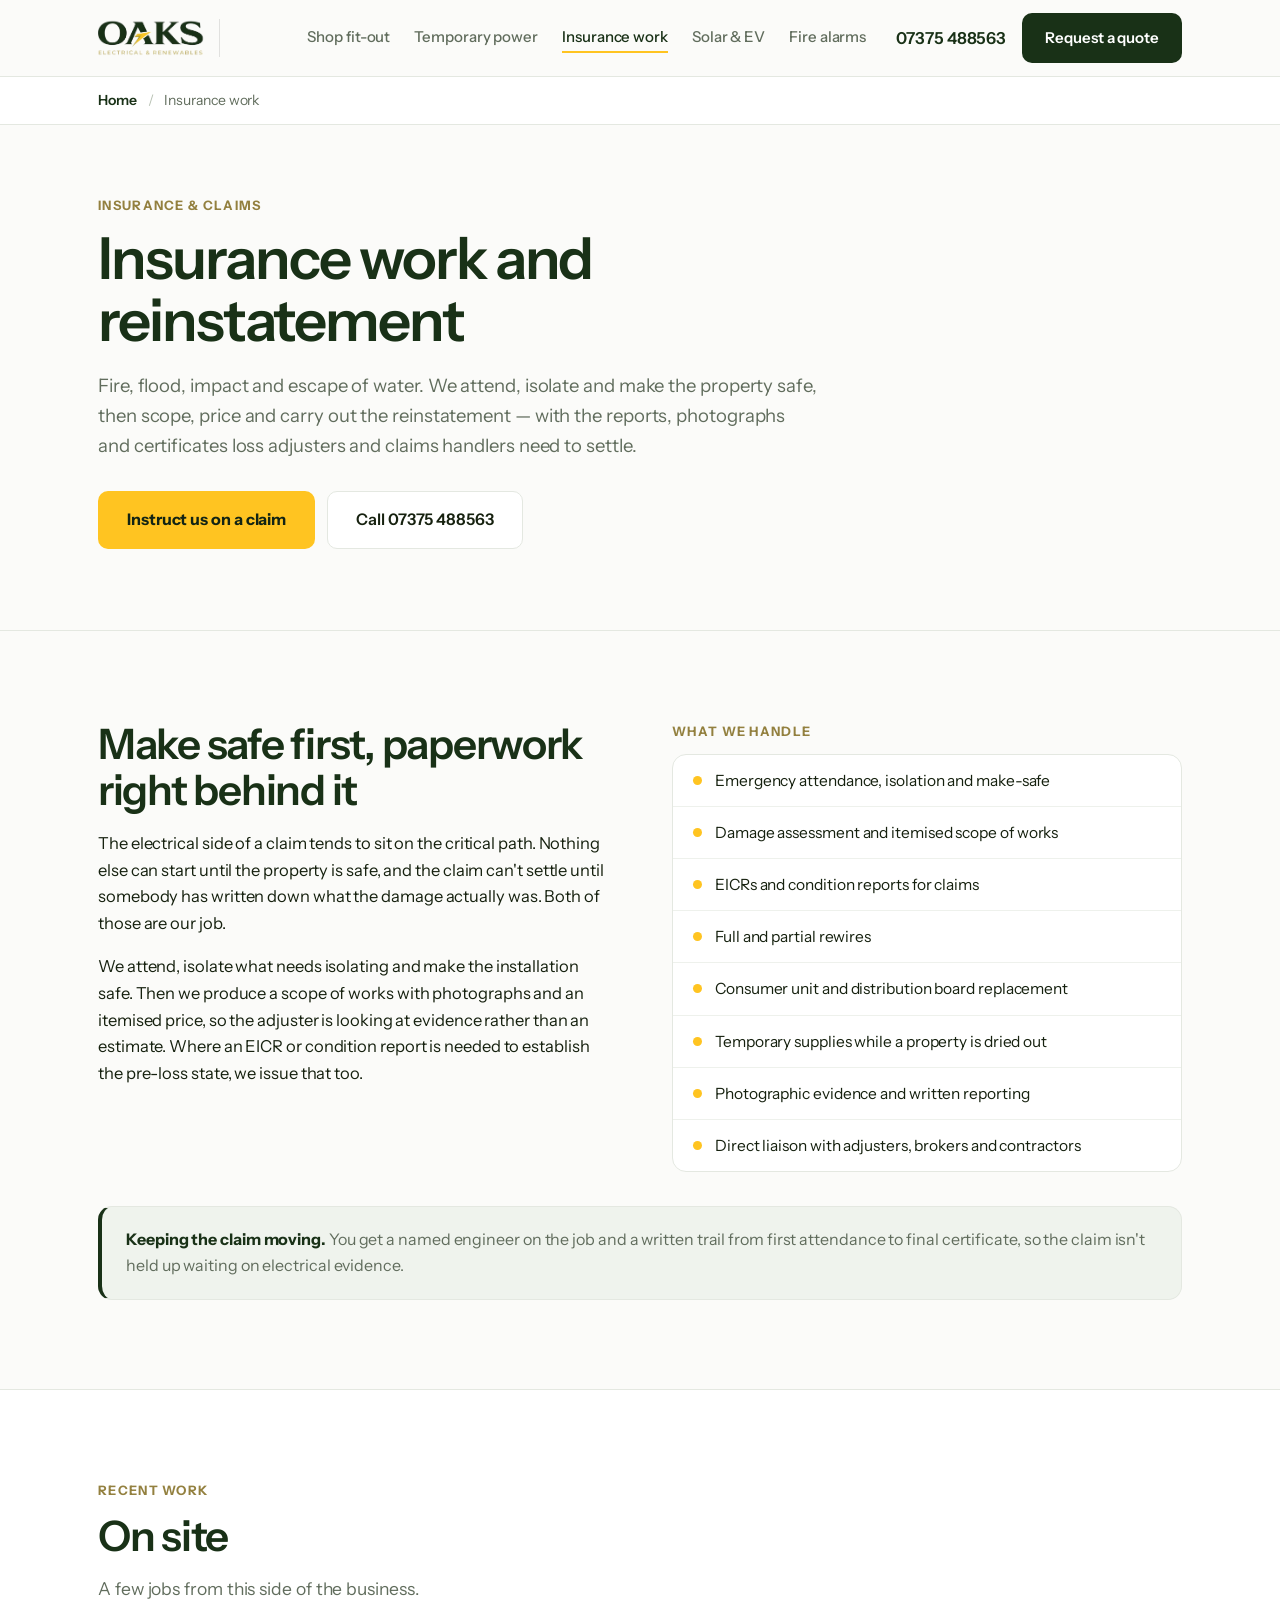
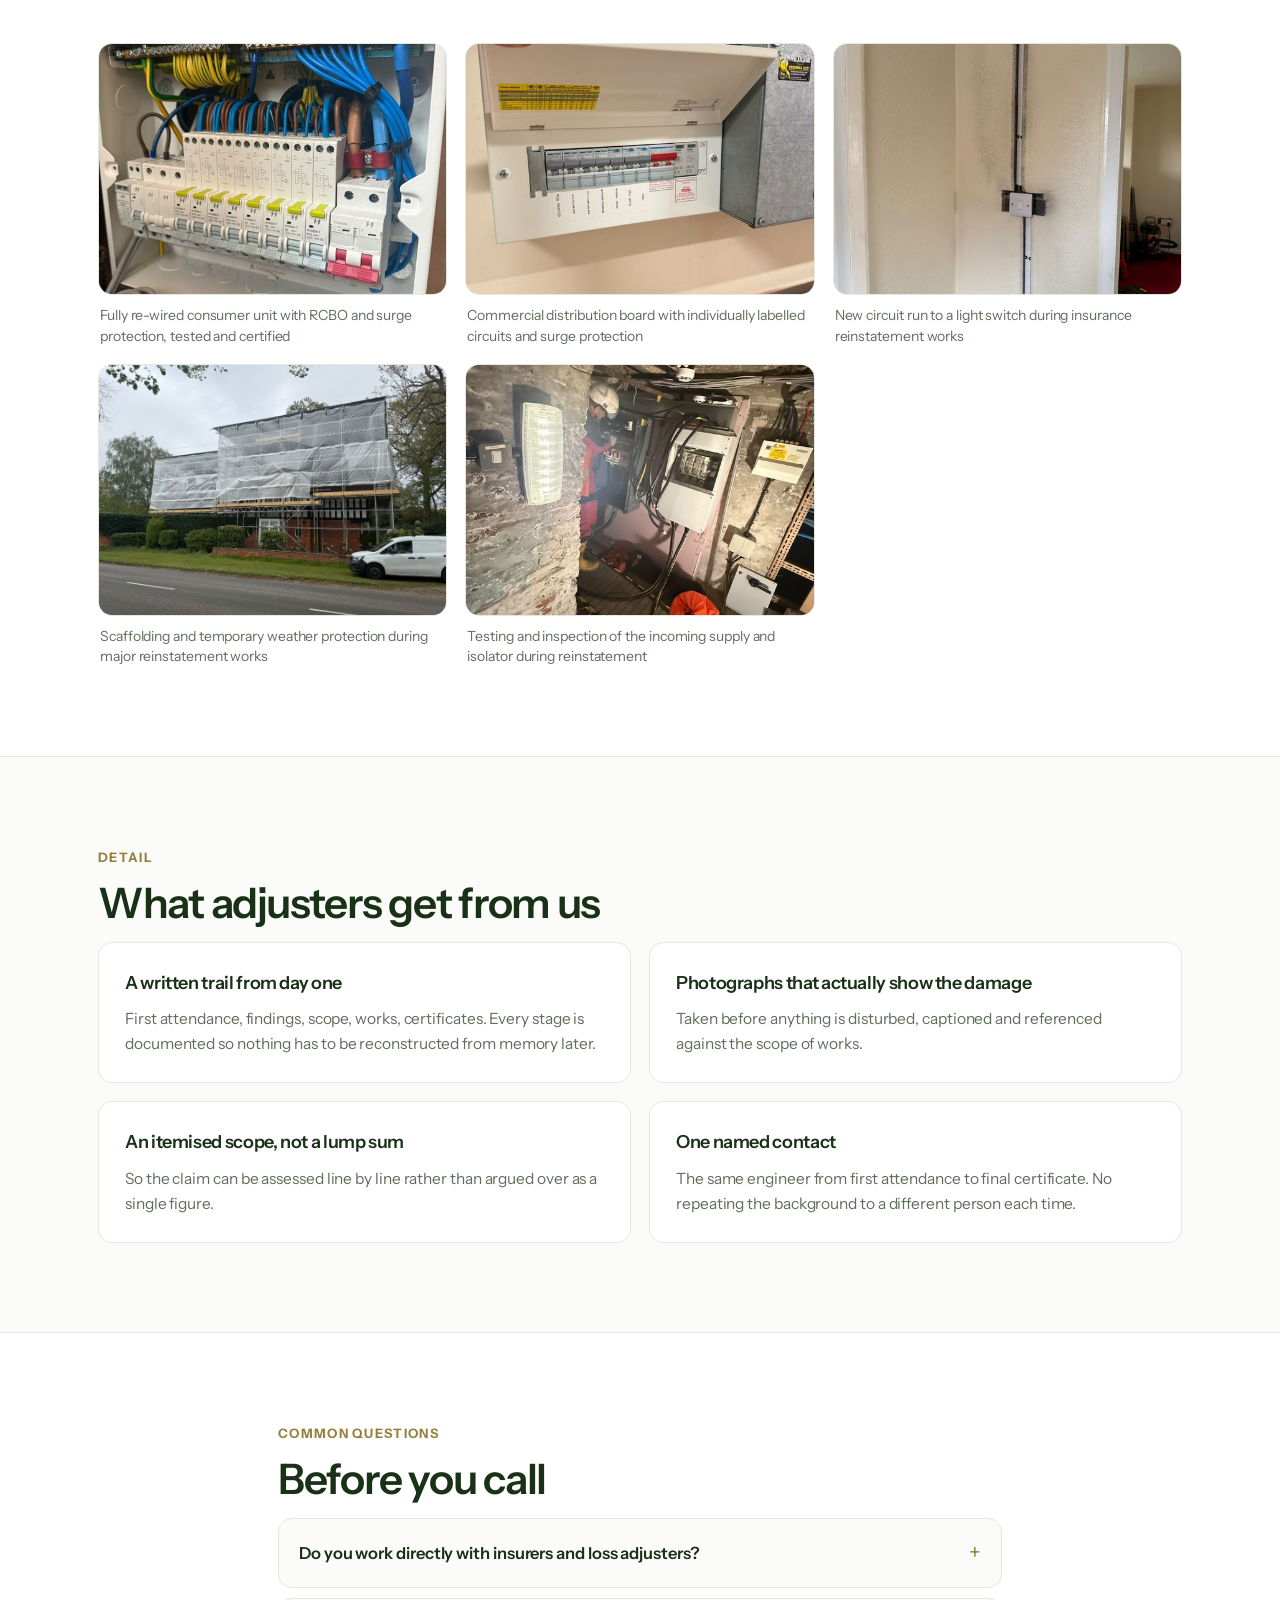
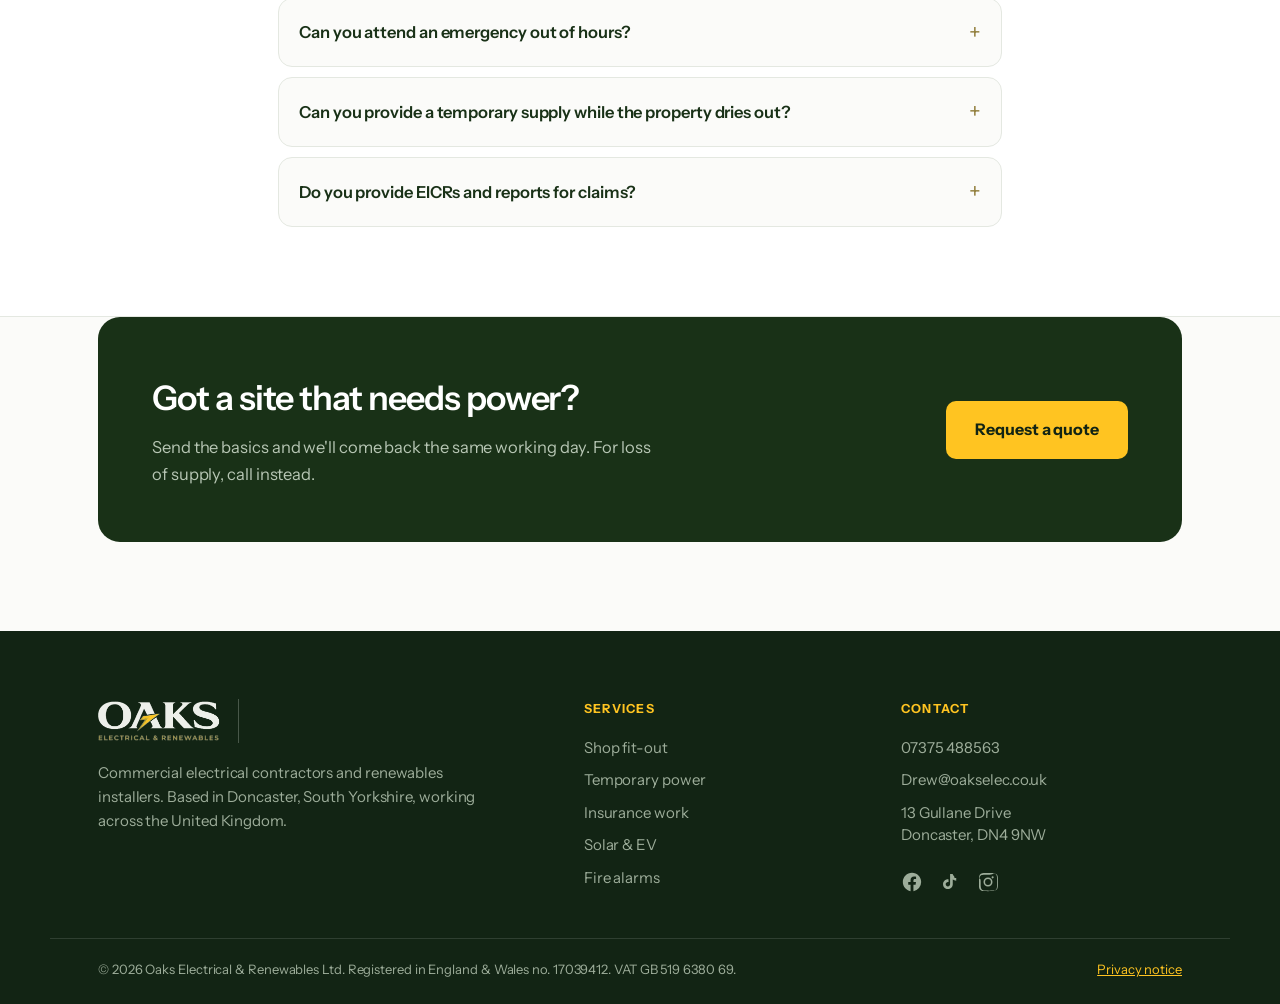
<file: insurance-electrical-work.html>
<!DOCTYPE html>
<html lang="en-GB">
<head>
<meta charset="utf-8">
<meta name="viewport" content="width=device-width, initial-scale=1">
<title>Insurance Electrical Work &amp; Reinstatement | Oaks Electrical</title>
<meta name="description" content="Electrical insurance reinstatement after fire, flood and impact. Emergency make-safe, EICRs and reports for claims, full rewires — direct with loss adjusters.">
<link rel="canonical" href="https://oakselectrical.net/insurance-electrical-work.html">
<meta property="og:title" content="Insurance Electrical Work &amp; Reinstatement | Oaks Electrical">
<meta property="og:description" content="Electrical insurance reinstatement after fire, flood and impact. Emergency make-safe, EICRs and reports for claims, full rewires — direct with loss adjusters.">
<meta property="og:type" content="article">
<meta property="og:url" content="https://oakselectrical.net/insurance-electrical-work.html">
<meta property="og:image" content="https://oakselectrical.net/assets/photos/photo-023.jpg">
<meta name="twitter:card" content="summary_large_image">
<meta name="twitter:title" content="Insurance Electrical Work &amp; Reinstatement | Oaks Electrical">
<meta name="twitter:description" content="Electrical insurance reinstatement after fire, flood and impact. Emergency make-safe, EICRs and reports for claims, full rewires — direct with loss adjusters.">
<meta name="twitter:image" content="https://oakselectrical.net/assets/photos/photo-023.jpg">
<meta name="theme-color" content="#193117">
<link rel="icon" type="image/x-icon" href="assets/favicon.ico">
<link rel="icon" type="image/png" sizes="32x32" href="assets/favicon-32x32.png">
<link rel="icon" type="image/png" sizes="16x16" href="assets/favicon-16x16.png">
<link rel="apple-touch-icon" sizes="180x180" href="assets/apple-touch-icon.png">
<link rel="manifest" href="assets/site.webmanifest">
<link rel="preconnect" href="https://fonts.googleapis.com">
<link rel="preconnect" href="https://fonts.gstatic.com" crossorigin>
<link href="https://fonts.googleapis.com/css2?family=Instrument+Sans:wght@400;500;600;700&display=swap" rel="stylesheet">
<link rel="stylesheet" href="styles.css">
<script type="application/ld+json">
{
  "@context": "https://schema.org",
  "@graph": [
    {
      "@type": "Service",
      "name": "Electrical insurance work and reinstatement",
      "serviceType": "Insurance reinstatement electrical work",
      "url": "https://oakselectrical.net/insurance-electrical-work.html",
      "provider": {
        "@type": "Electrician",
        "name": "Oaks Electrical & Renewables",
        "url": "https://oakselectrical.net/",
        "telephone": "07375 488563"
      },
      "areaServed": {
        "@type": "Country",
        "name": "United Kingdom"
      },
      "description": "Electrical insurance reinstatement after fire, flood and impact damage — emergency make-safe, EICRs and reports for claims, full rewires, working directly with loss adjusters."
    },
    {
      "@type": "BreadcrumbList",
      "itemListElement": [
        {
          "@type": "ListItem",
          "position": 1,
          "name": "Home",
          "item": "https://oakselectrical.net/"
        },
        {
          "@type": "ListItem",
          "position": 2,
          "name": "Insurance work",
          "item": "https://oakselectrical.net/insurance-electrical-work.html"
        }
      ]
    },
    {
      "@type": "FAQPage",
      "mainEntity": [
        {
          "@type": "Question",
          "name": "Do you work directly with insurers and loss adjusters?",
          "acceptedAnswer": {
            "@type": "Answer",
            "text": "Yes. We're used to reporting in the format adjusters need and dealing with them directly rather than through the policyholder."
          }
        },
        {
          "@type": "Question",
          "name": "Can you attend an emergency out of hours?",
          "acceptedAnswer": {
            "@type": "Answer",
            "text": "Call us. Make-safe is the part of the job that can't wait, and we treat it that way."
          }
        },
        {
          "@type": "Question",
          "name": "Can you provide a temporary supply while the property dries out?",
          "acceptedAnswer": {
            "@type": "Answer",
            "text": "Yes — that's the same speciality we use on school sites, applied to a damaged building."
          }
        },
        {
          "@type": "Question",
          "name": "Do you provide EICRs and reports for claims?",
          "acceptedAnswer": {
            "@type": "Answer",
            "text": "Yes. We produce EICRs, condition reports, photographs and certificates in the format loss adjusters and claims handlers need."
          }
        }
      ]
    }
  ]
}
</script>
</head>
<body>

<a class="skip" href="#main">Skip to content</a>

<header class="site-head">
  <div class="site-head__in">
    <a class="brand" href="index.html" aria-label="Oaks Electrical and Renewables, home">
      <img src="assets/oaks-logo.png" alt="Oaks Electrical &amp; Renewables" width="557" height="174">
    </a>
    <nav class="mainnav" aria-label="Main">
      <a href="supermarket-shop-fitout.html">Shop fit-out</a>
      <a href="temporary-power-supplies-schools.html">Temporary power</a>
      <a href="insurance-electrical-work.html" aria-current="page">Insurance work</a>
      <a href="solar-pv-ev-charging.html">Solar &amp; EV</a>
      <a href="fire-alarms-emergency-lighting.html">Fire alarms</a>
    </nav>
    <div class="head-actions">
      <a class="telnum" href="tel:+447375488563">07375 488563</a>
      <a class="btn btn--green" href="index.html#contact">Request a quote</a>
    </div>
    <button class="burger" aria-expanded="false" aria-controls="drawer" aria-label="Open menu">
      <span></span><span></span><span></span>
    </button>
  </div>
  <div class="drawer" id="drawer" hidden>
    <a href="supermarket-shop-fitout.html">Shop fit-out</a>
    <a href="temporary-power-supplies-schools.html">Temporary power</a>
    <a href="insurance-electrical-work.html">Insurance work</a>
    <a href="solar-pv-ev-charging.html">Solar &amp; EV</a>
    <a href="fire-alarms-emergency-lighting.html">Fire alarms</a>
    <a href="index.html#contact">Contact</a>
    <a class="drawer__call btn btn--yellow" href="tel:+447375488563">Call 07375 488563</a>
  </div>
</header>

<main id="main">

  <nav class="crumbs" aria-label="Breadcrumb">
    <div class="wrap">
      <a href="index.html">Home</a> <span aria-hidden="true">/</span> Insurance work
    </div>
  </nav>

  <section class="pagehero">
    <div class="wrap">
      <p class="eyebrow">Insurance &amp; claims</p>
      <h1>Insurance work and reinstatement</h1>
      <p class="pagehero__lede">Fire, flood, impact and escape of water. We attend, isolate and make the property safe, then scope, price and carry out the reinstatement — with the reports, photographs and certificates loss adjusters and claims handlers need to settle.</p>
      <div class="hero__btns">
        <a class="btn btn--yellow btn--lg" href="index.html#contact">Instruct us on a claim</a>
        <a class="btn btn--outline btn--lg" href="tel:+447375488563">Call 07375 488563</a>
      </div>
    </div>
  </section>

  <section class="sec">
    <div class="wrap detail">
      <div class="detail__head">
        <h2 class="h2">Make safe first, paperwork right behind it</h2>
        <p>The electrical side of a claim tends to sit on the critical path. Nothing else can start until the property is safe, and the claim can't settle until somebody has written down what the damage actually was. Both of those are our job.</p>
        <p>We attend, isolate what needs isolating and make the installation safe. Then we produce a scope of works with photographs and an itemised price, so the adjuster is looking at evidence rather than an estimate. Where an EICR or condition report is needed to establish the pre-loss state, we issue that too.</p>
      </div>
      <div>
        <p class="eyebrow">What we handle</p>
        <ul class="speclist">
        <li>Emergency attendance, isolation and make-safe</li>
        <li>Damage assessment and itemised scope of works</li>
        <li>EICRs and condition reports for claims</li>
        <li>Full and partial rewires</li>
        <li>Consumer unit and distribution board replacement</li>
        <li>Temporary supplies while a property is dried out</li>
        <li>Photographic evidence and written reporting</li>
        <li>Direct liaison with adjusters, brokers and contractors</li>
        </ul>
      </div>
    </div>
    <div class="wrap">
      <p class="callout"><strong>Keeping the claim moving.</strong> You get a named engineer on the job and a written trail from first attendance to final certificate, so the claim isn't held up waiting on electrical evidence.</p>
    </div>
  </section>

  <section class="sec sec--white" data-gallery-section>
    <div class="wrap">
      <p class="eyebrow">Recent work</p>
      <h2 class="h2">On site</h2>
      <p class="sub">A few jobs from this side of the business.</p>
      <div data-gallery="insurance"></div>
    </div>
  </section>

  <section class="sec">
    <div class="wrap">
      <p class="eyebrow">Detail</p>
      <h2 class="h2">What adjusters get from us</h2>
      <ul class="pointgrid">
        <li><h3>A written trail from day one</h3><p>First attendance, findings, scope, works, certificates. Every stage is documented so nothing has to be reconstructed from memory later.</p></li>
        <li><h3>Photographs that actually show the damage</h3><p>Taken before anything is disturbed, captioned and referenced against the scope of works.</p></li>
        <li><h3>An itemised scope, not a lump sum</h3><p>So the claim can be assessed line by line rather than argued over as a single figure.</p></li>
        <li><h3>One named contact</h3><p>The same engineer from first attendance to final certificate. No repeating the background to a different person each time.</p></li>
      </ul>
    </div>
  </section>

  <section class="sec sec--white">
    <div class="wrap faqwrap">
      <p class="eyebrow">Common questions</p>
      <h2 class="h2">Before you call</h2>
      <div class="faq">
        <details class="qa"><summary>Do you work directly with insurers and loss adjusters?</summary><p>Yes. We're used to reporting in the format adjusters need and dealing with them directly rather than through the policyholder.</p></details>
        <details class="qa"><summary>Can you attend an emergency out of hours?</summary><p>Call us. Make-safe is the part of the job that can't wait, and we treat it that way.</p></details>
        <details class="qa"><summary>Can you provide a temporary supply while the property dries out?</summary><p>Yes — that's the same speciality we use on school sites, applied to a damaged building.</p></details>
        <details class="qa"><summary>Do you provide EICRs and reports for claims?</summary><p>Yes. We produce EICRs, condition reports, photographs and certificates in the format loss adjusters and claims handlers need.</p></details>
      </div>
    </div>
  </section>

  <section class="sec sec--flush">
    <div class="wrap">
      <div class="ctaband">
        <div>
          <h2>Got a site that needs power?</h2>
          <p>Send the basics and we'll come back the same working day. For loss of supply, call instead.</p>
        </div>
        <a class="btn btn--yellow btn--lg" href="index.html#contact">Request a quote</a>
      </div>
    </div>
  </section>

</main>

<footer class="site-foot">
  <div class="wrap foot__grid">
    <div>
      <img src="assets/oaks-logo-reversed.png" alt="Oaks Electrical &amp; Renewables" width="557" height="174">
      <p>Commercial electrical contractors and renewables installers. Based in Doncaster, South Yorkshire, working across the United Kingdom.</p>
    </div>
    <div class="foot__col">
      <h2>Services</h2>
      <a href="supermarket-shop-fitout.html">Shop fit-out</a>
      <a href="temporary-power-supplies-schools.html">Temporary power</a>
      <a href="insurance-electrical-work.html">Insurance work</a>
      <a href="solar-pv-ev-charging.html">Solar &amp; EV</a>
      <a href="fire-alarms-emergency-lighting.html">Fire alarms</a>
    </div>
    <div class="foot__col">
      <h2>Contact</h2>
      <a href="tel:+447375488563">07375 488563</a>
      <a href="mailto:Drew@oakselec.co.uk">Drew@oakselec.co.uk</a>
      <span>13 Gullane Drive<br>Doncaster, DN4 9NW</span>
      <div class="foot__social" style="margin-top:14px;display:flex;gap:16px;align-items:center">
        <a href="https://www.facebook.com/share/1Cig2X53Fr/" target="_blank" rel="me noopener" aria-label="OAKS Electrical on Facebook" style="color:inherit;display:inline-flex"><svg width="22" height="22" viewBox="0 0 24 24" fill="currentColor" aria-hidden="true"><path d="M22 12.06C22 6.5 17.52 2 12 2S2 6.5 2 12.06c0 5 3.66 9.15 8.44 9.9v-7H7.9v-2.9h2.54V9.85c0-2.5 1.49-3.89 3.77-3.89 1.09 0 2.24.2 2.24.2v2.46h-1.26c-1.24 0-1.63.77-1.63 1.56v1.88h2.78l-.44 2.9h-2.34v7A9.96 9.96 0 0022 12.06z"/></svg></a>
        <a href="https://www.tiktok.com/@oakselec" target="_blank" rel="me noopener" aria-label="OAKS Electrical on TikTok" style="color:inherit;display:inline-flex"><svg width="22" height="22" viewBox="0 0 24 24" fill="currentColor" aria-hidden="true"><path d="M16.6 5.8c-.9-.6-1.5-1.5-1.7-2.6h-2.8v11.2c0 1.3-1.1 2.4-2.4 2.4s-2.4-1.1-2.4-2.4 1.1-2.4 2.4-2.4c.3 0 .5 0 .7.1v-2.9c-.2 0-.5-.1-.7-.1-2.9 0-5.3 2.4-5.3 5.3s2.4 5.3 5.3 5.3 5.3-2.4 5.3-5.3V9.3c1.1.8 2.4 1.2 3.8 1.2V7.7c-.8 0-1.5-.2-2.2-.6z"/></svg></a>
        <a href="https://www.instagram.com/oakselectrical23" target="_blank" rel="me noopener" aria-label="OAKS Electrical on Instagram" style="color:inherit;display:inline-flex"><svg width="22" height="22" viewBox="0 0 24 24" fill="currentColor" aria-hidden="true"><path d="M12 2.2c3.2 0 3.6 0 4.9.07 1.2.06 1.8.25 2.2.42.6.22 1 .48 1.4.9.4.4.7.8.9 1.4.17.4.36 1 .42 2.2.06 1.3.07 1.7.07 4.9s0 3.6-.07 4.9c-.06 1.2-.25 1.8-.42 2.2-.22.6-.48 1-.9 1.4-.4.4-.8.7-1.4.9-.4.17-1 .36-2.2.42-1.3.06-1.7.07-4.9.07s-3.6 0-4.9-.07c-1.2-.06-1.8-.25-2.2-.42-.6-.22-1-.48-1.4-.9-.4-.4-.7-.8-.9-1.4-.17-.4-.36-1-.42-2.2C2.2 15.6 2.2 15.2 2.2 12s0-3.6.07-4.9c.06-1.2.25-1.8.42-2.2.22-.6.48-1 .9-1.4.4-.4.8-.7 1.4-.9.4-.17 1-.36 2.2-.42C8.4 2.2 8.8 2.2 12 2.2zm0 1.8c-3.1 0-3.5 0-4.7.07-1.1.05-1.7.24-2.1.4-.5.2-.9.44-1.3.84-.4.4-.64.8-.84 1.3-.16.4-.35 1-.4 2.1C4 8.5 4 8.9 4 12s0 3.5.07 4.7c.05 1.1.24 1.7.4 2.1.2.5.44.9.84 1.3.4.4.8.64 1.3.84.4.16 1 .35 2.1.4 1.2.07 1.6.07 4.7.07s3.5 0 4.7-.07c1.1-.05 1.7-.24 2.1-.4.5-.2.9-.44 1.3-.84.4-.4.64-.8.84-1.3.16-.4.35-1 .4-2.1.07-1.2.07-1.6.07-4.7s0-3.5-.07-4.7c-.05-1.1-.24-1.7-.4-2.1-.2-.5-.44-.9-.84-1.3-.4-.4-.8-.64-1.3-.84-.4-.16-1-.35-2.1-.4C15.5 4 15.1 4 12 4zm0 3.1a4.9 4.9 0 100 9.8 4.9 4.9 0 000-9.8zm0 8.1a3.2 3.2 0 110-6.4 3.2 3.2 0 010 6.4zm6.2-8.3a1.15 1.15 0 11-2.3 0 1.15 1.15 0 012.3 0z"/></svg></a>
      </div>
    </div>
  </div>
  <div class="wrap foot__legal">
    <p>&copy; <span data-year>2026</span> Oaks Electrical &amp; Renewables Ltd. Registered in England &amp; Wales no. 17039412. VAT GB 519 6380 69.</p>
    <p><a href="privacy.html">Privacy notice</a></p>
  </div>
</footer>

<script src="script.js"></script>
<script src="gallery.js"></script>
</body>
</html>
</file>
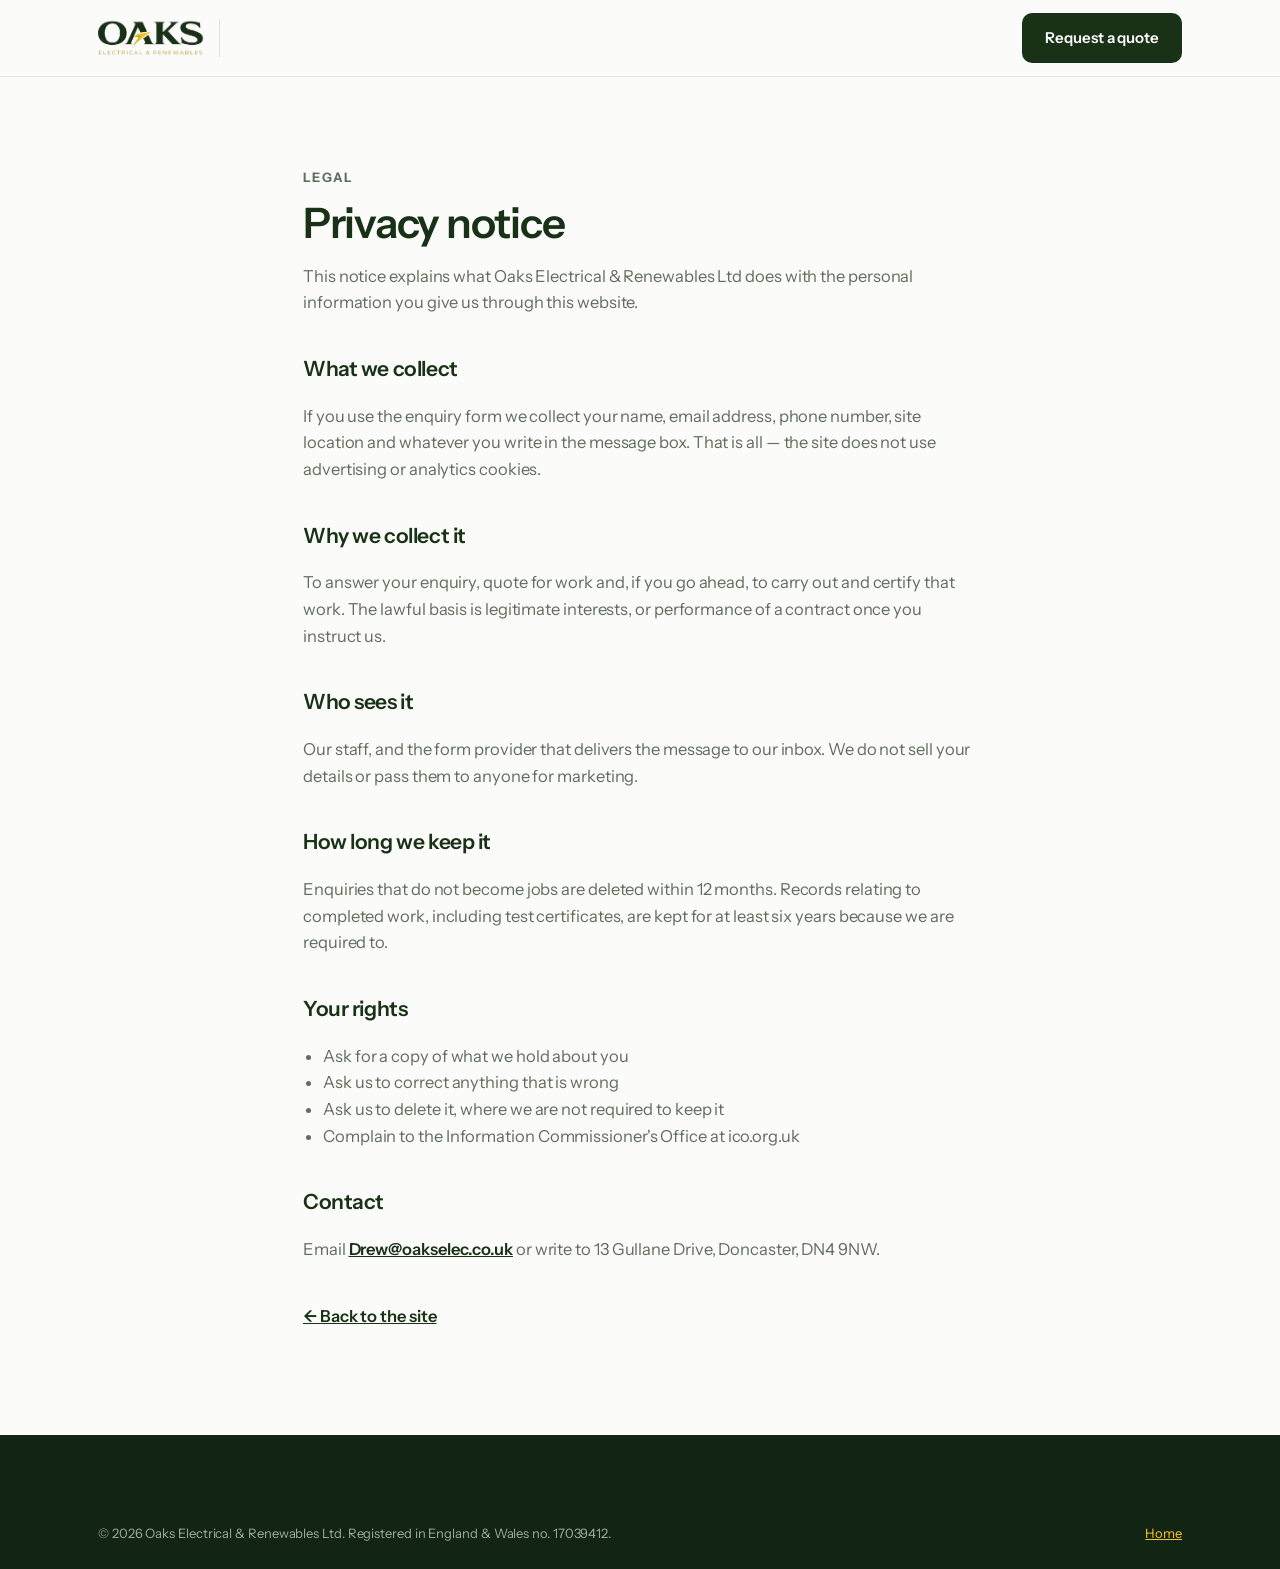
<file: privacy.html>
<!DOCTYPE html>
<html lang="en-GB">
<head>
<meta charset="utf-8">
<meta name="viewport" content="width=device-width, initial-scale=1">
<title>Privacy notice | Oaks Electrical &amp; Renewables</title>
<meta name="description" content="How Oaks Electrical &amp; Renewables handles the personal information you send us.">
<meta name="robots" content="noindex">
<link rel="icon" type="image/x-icon" href="assets/favicon.ico">
<link rel="icon" type="image/png" sizes="32x32" href="assets/favicon-32x32.png">
<link rel="icon" type="image/png" sizes="16x16" href="assets/favicon-16x16.png">
<link rel="apple-touch-icon" sizes="180x180" href="assets/apple-touch-icon.png">
<link rel="manifest" href="assets/site.webmanifest">
<link rel="preconnect" href="https://fonts.googleapis.com">
<link rel="preconnect" href="https://fonts.gstatic.com" crossorigin>
<link href="https://fonts.googleapis.com/css2?family=Instrument+Sans:wght@400;500;600;700&display=swap" rel="stylesheet">
<link rel="stylesheet" href="styles.css">
<style>
  .legal{max-width:70ch}
  .legal h2{font-size:21px;font-weight:600;letter-spacing:-.02em;color:var(--green);margin:36px 0 10px}
  .legal ul{padding-left:20px;color:var(--muted)}
  .legal p{color:var(--muted)}
  .legal a{color:var(--green);font-weight:600}
</style>
</head>
<body>

<header class="site-head">
  <div class="site-head__in">
    <a class="brand" href="/" aria-label="Oaks Electrical and Renewables, home">
      <img src="assets/oaks-logo.png" alt="Oaks Electrical &amp; Renewables" width="557" height="174">
    </a>
    <div class="head-actions" style="margin-left:auto">
      <a class="btn btn--green" href="/#contact">Request a quote</a>
    </div>
  </div>
</header>

<main class="sec">
  <div class="wrap legal">
    <p class="eyebrow">Legal</p>
    <h1 class="h2">Privacy notice</h1>
    <p>This notice explains what Oaks Electrical &amp; Renewables Ltd does with the
      personal information you give us through this website.</p>

    <h2>What we collect</h2>
    <p>If you use the enquiry form we collect your name, email address, phone number,
      site location and whatever you write in the message box. That is all — the site
      does not use advertising or analytics cookies.</p>

    <h2>Why we collect it</h2>
    <p>To answer your enquiry, quote for work and, if you go ahead, to carry out and
      certify that work. The lawful basis is legitimate interests, or performance of a
      contract once you instruct us.</p>

    <h2>Who sees it</h2>
    <p>Our staff, and the form provider that delivers the message to our inbox. We do
      not sell your details or pass them to anyone for marketing.</p>

    <h2>How long we keep it</h2>
    <p>Enquiries that do not become jobs are deleted within 12 months. Records relating
      to completed work, including test certificates, are kept for at least six years
      because we are required to.</p>

    <h2>Your rights</h2>
    <ul>
      <li>Ask for a copy of what we hold about you</li>
      <li>Ask us to correct anything that is wrong</li>
      <li>Ask us to delete it, where we are not required to keep it</li>
      <li>Complain to the Information Commissioner's Office at ico.org.uk</li>
    </ul>

    <h2>Contact</h2>
    <p>Email <a href="mailto:Drew@oakselec.co.uk">Drew@oakselec.co.uk</a>
      or write to 13 Gullane Drive, Doncaster, DN4 9NW.</p>

    <p style="margin-top:40px"><a href="/">&larr; Back to the site</a></p>
  </div>
</main>

<footer class="site-foot">
  <div class="wrap foot__legal" style="margin-top:0;border-top:0">
    <p>&copy; <span data-year>2026</span> Oaks Electrical &amp; Renewables Ltd. Registered in England &amp; Wales no. 17039412.</p>
    <p><a href="/">Home</a></p>
  </div>
</footer>

<script src="script.js"></script>
</body>
</html>
</file>
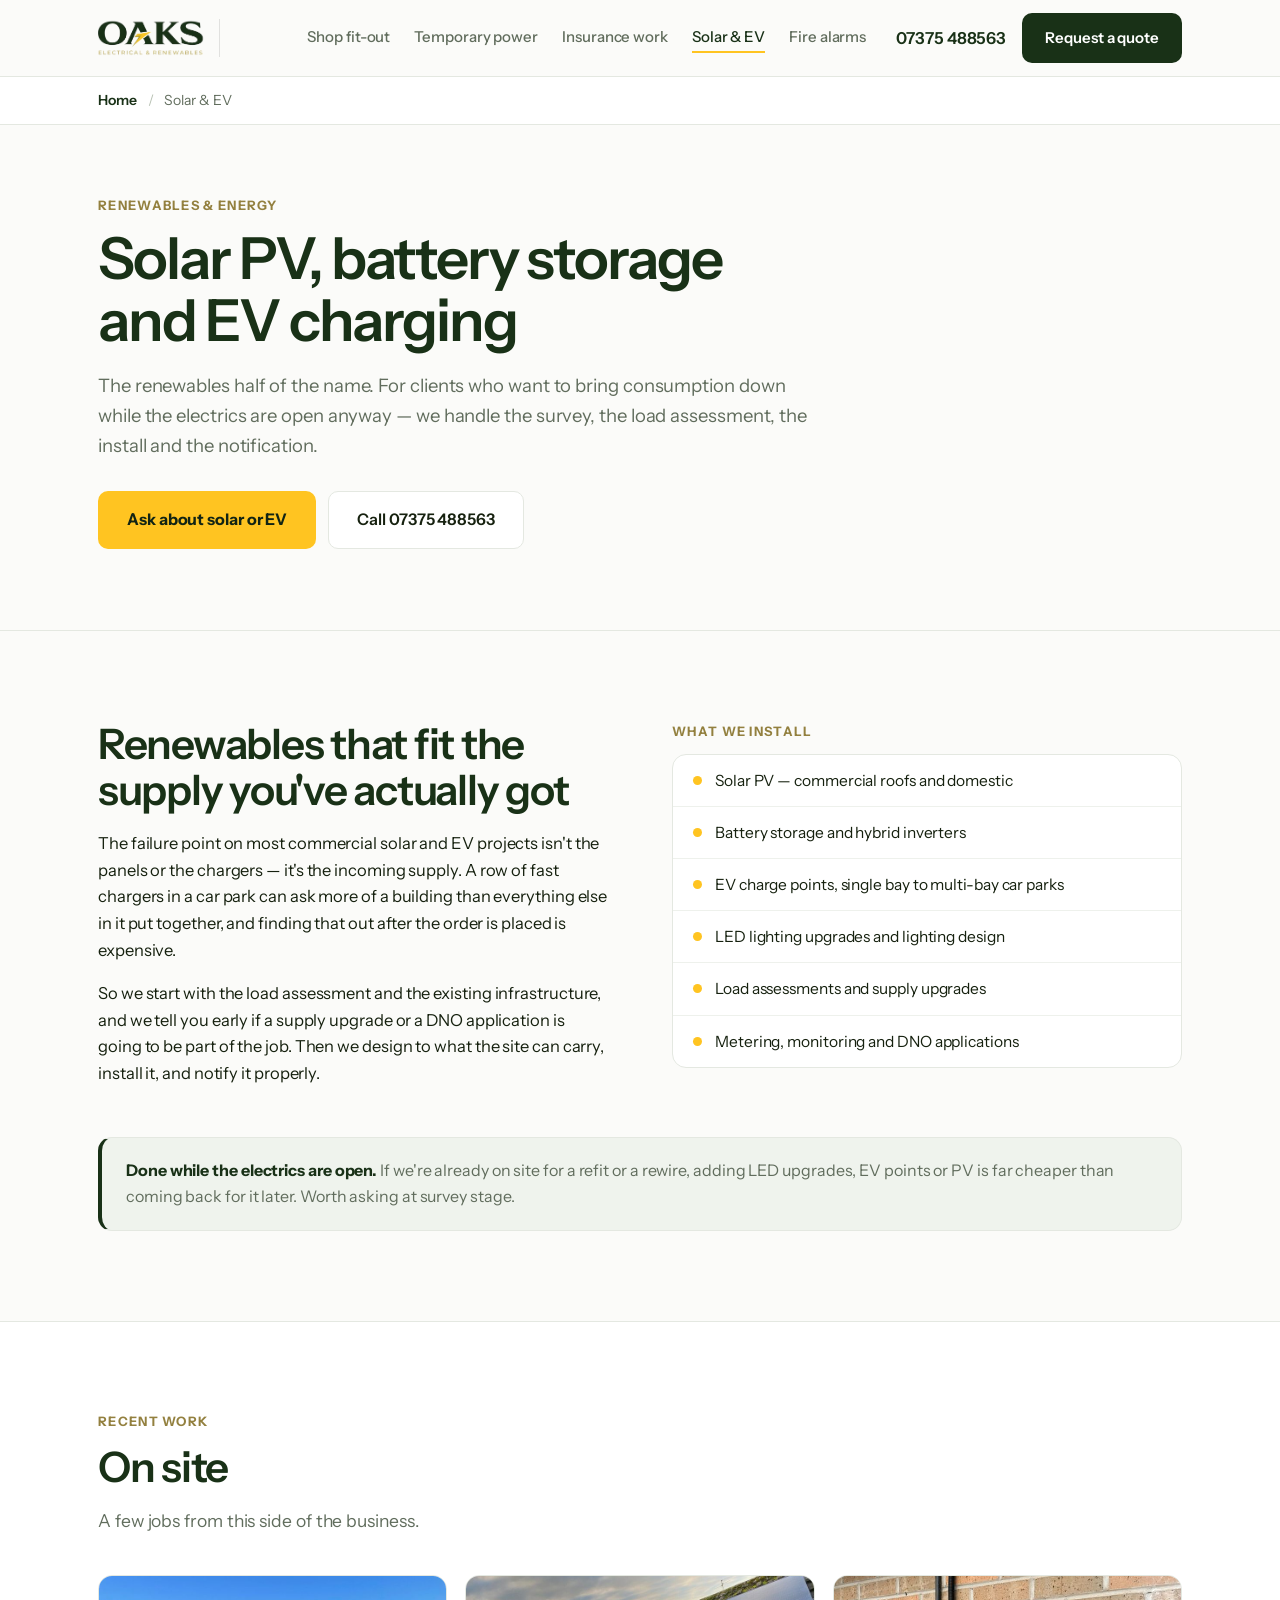
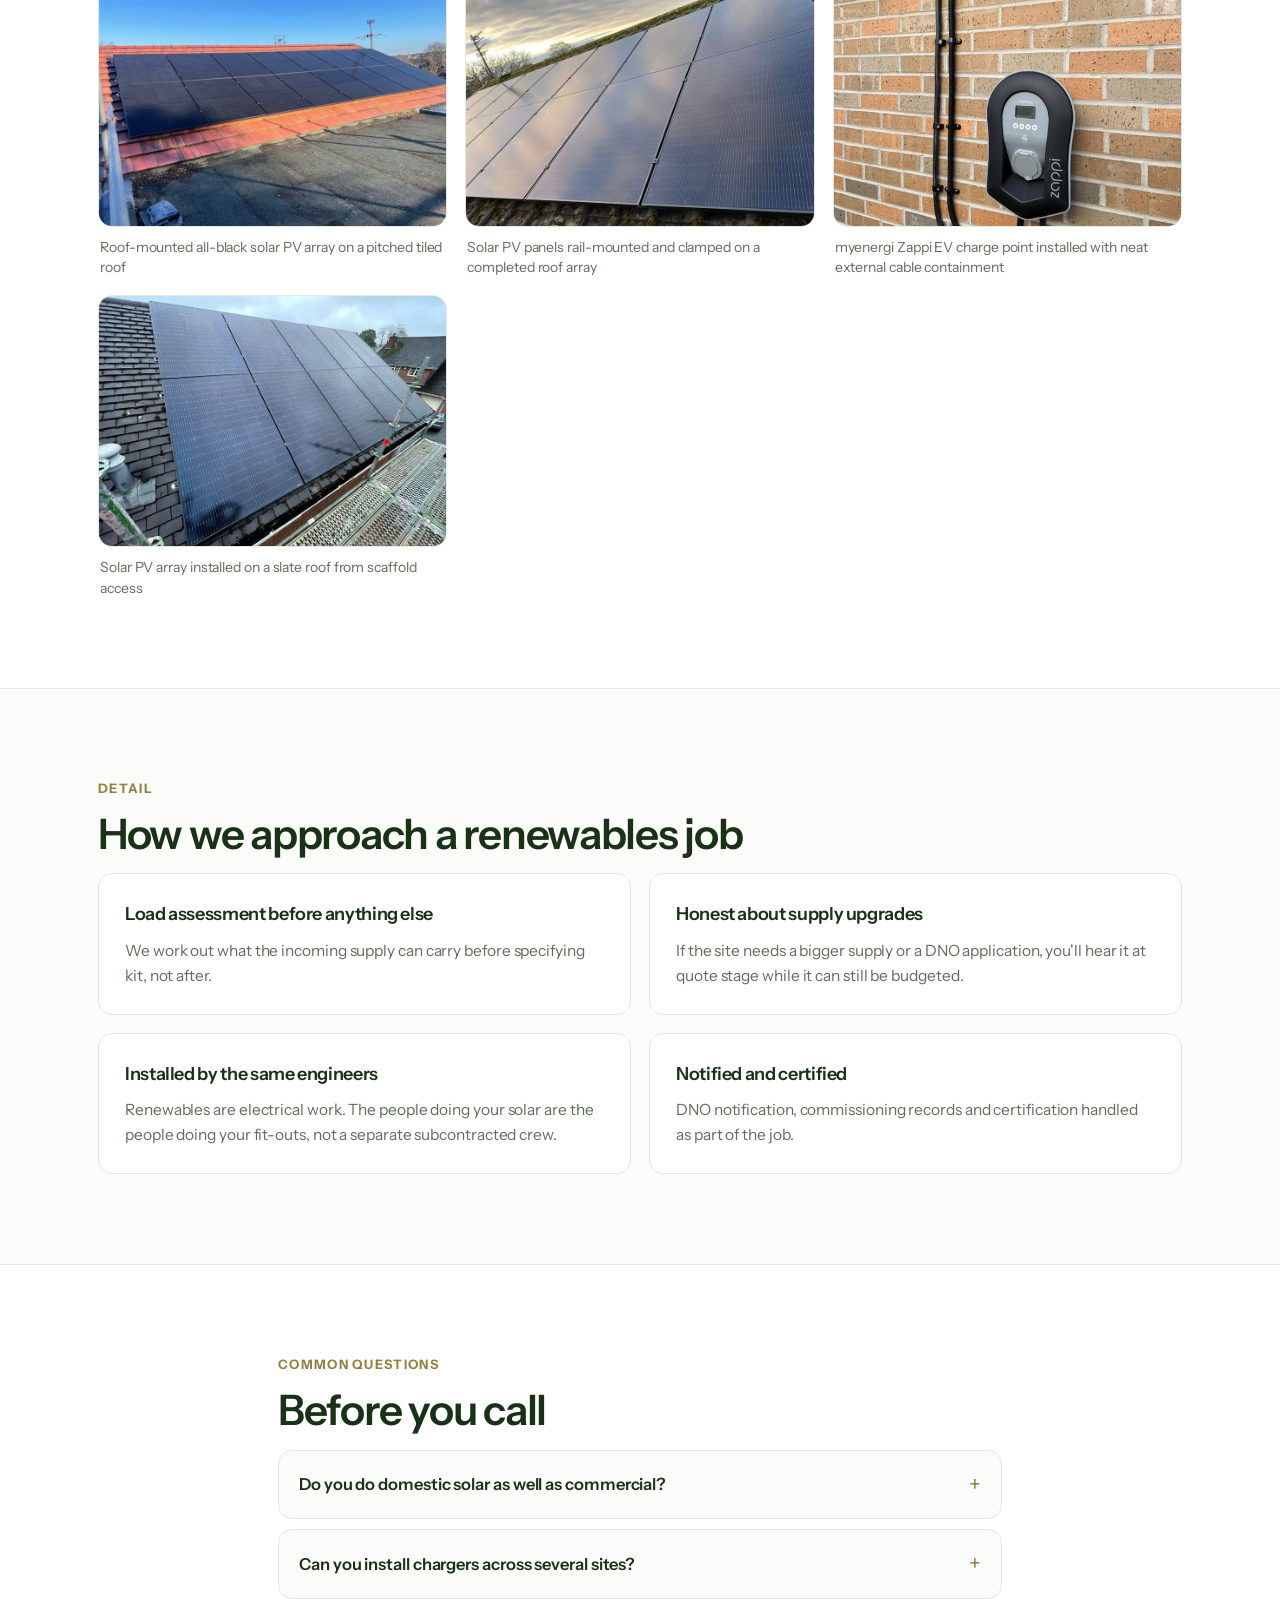
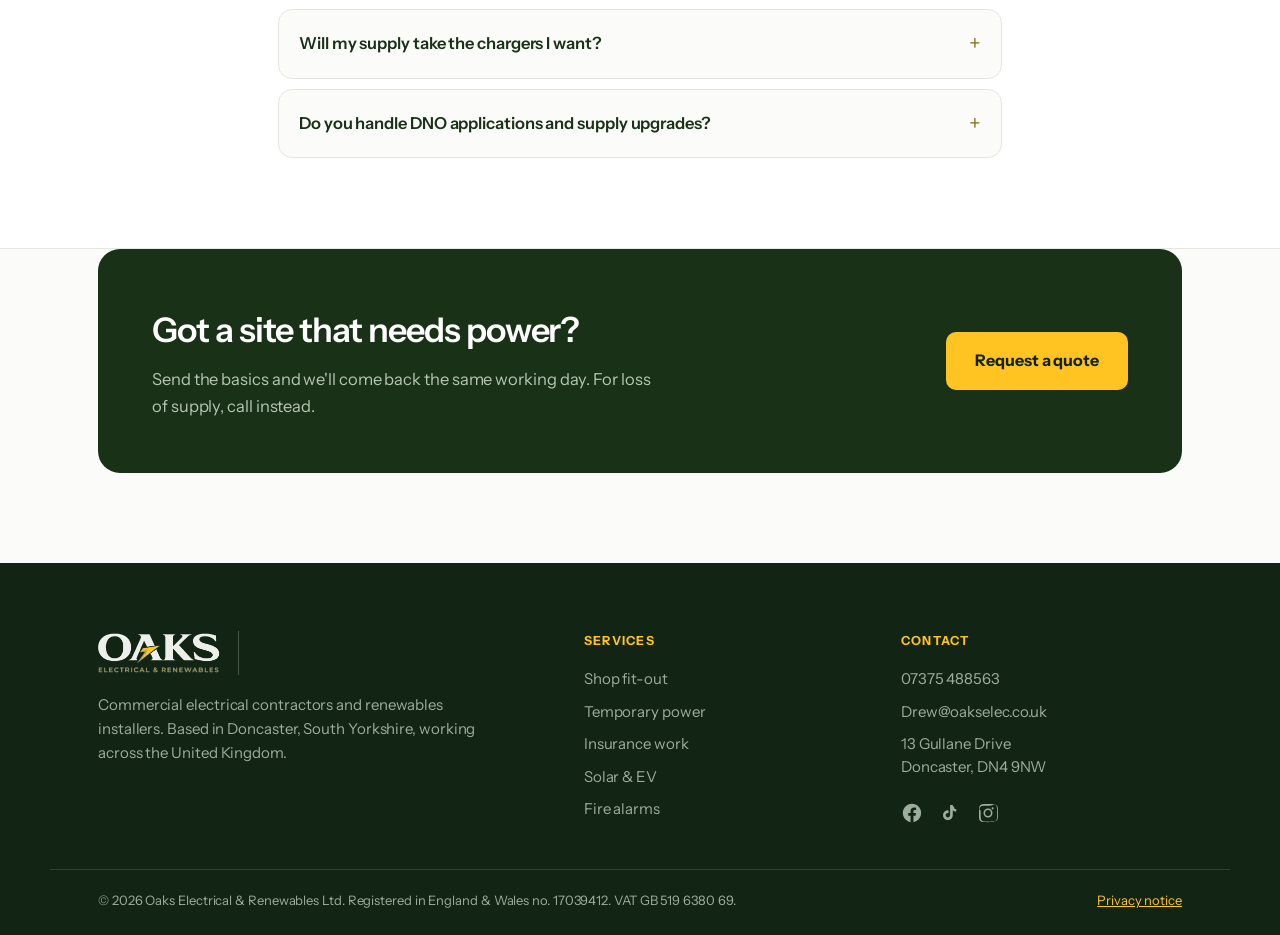
<file: solar-pv-ev-charging.html>
<!DOCTYPE html>
<html lang="en-GB">
<head>
<meta charset="utf-8">
<meta name="viewport" content="width=device-width, initial-scale=1">
<title>Solar PV, Battery &amp; EV Charging Installers | Oaks Electrical</title>
<meta name="description" content="Commercial and domestic solar PV, battery storage and EV charge point installation. Load assessments, supply upgrades and DNO applications, nationwide.">
<link rel="canonical" href="https://oakselectrical.net/solar-pv-ev-charging.html">
<meta property="og:title" content="Solar PV, Battery &amp; EV Charging Installers | Oaks Electrical">
<meta property="og:description" content="Commercial and domestic solar PV, battery storage and EV charge point installation. Load assessments, supply upgrades and DNO applications, nationwide.">
<meta property="og:type" content="article">
<meta property="og:url" content="https://oakselectrical.net/solar-pv-ev-charging.html">
<meta property="og:image" content="https://oakselectrical.net/assets/photos/photo-019.jpg">
<meta name="twitter:card" content="summary_large_image">
<meta name="twitter:title" content="Solar PV, Battery &amp; EV Charging Installers | Oaks Electrical">
<meta name="twitter:description" content="Commercial and domestic solar PV, battery storage and EV charge point installation. Load assessments, supply upgrades and DNO applications, nationwide.">
<meta name="twitter:image" content="https://oakselectrical.net/assets/photos/photo-019.jpg">
<meta name="theme-color" content="#193117">
<link rel="icon" type="image/x-icon" href="assets/favicon.ico">
<link rel="icon" type="image/png" sizes="32x32" href="assets/favicon-32x32.png">
<link rel="icon" type="image/png" sizes="16x16" href="assets/favicon-16x16.png">
<link rel="apple-touch-icon" sizes="180x180" href="assets/apple-touch-icon.png">
<link rel="manifest" href="assets/site.webmanifest">
<link rel="preconnect" href="https://fonts.googleapis.com">
<link rel="preconnect" href="https://fonts.gstatic.com" crossorigin>
<link href="https://fonts.googleapis.com/css2?family=Instrument+Sans:wght@400;500;600;700&display=swap" rel="stylesheet">
<link rel="stylesheet" href="styles.css">
<script type="application/ld+json">
{
  "@context": "https://schema.org",
  "@graph": [
    {
      "@type": "Service",
      "name": "Solar PV, battery storage and EV charging installation",
      "serviceType": "Solar PV and EV charge point installation",
      "url": "https://oakselectrical.net/solar-pv-ev-charging.html",
      "provider": {
        "@type": "Electrician",
        "name": "Oaks Electrical & Renewables",
        "url": "https://oakselectrical.net/",
        "telephone": "07375 488563"
      },
      "areaServed": {
        "@type": "Country",
        "name": "United Kingdom"
      },
      "description": "Commercial and domestic solar PV, battery storage and EV charge point installation, with load assessments, supply upgrades and DNO applications, nationwide."
    },
    {
      "@type": "BreadcrumbList",
      "itemListElement": [
        {
          "@type": "ListItem",
          "position": 1,
          "name": "Home",
          "item": "https://oakselectrical.net/"
        },
        {
          "@type": "ListItem",
          "position": 2,
          "name": "Solar & EV",
          "item": "https://oakselectrical.net/solar-pv-ev-charging.html"
        }
      ]
    },
    {
      "@type": "FAQPage",
      "mainEntity": [
        {
          "@type": "Question",
          "name": "Do you do domestic solar as well as commercial?",
          "acceptedAnswer": {
            "@type": "Answer",
            "text": "Yes, though the bulk of our renewables work is commercial roofs and car parks."
          }
        },
        {
          "@type": "Question",
          "name": "Can you install chargers across several sites?",
          "acceptedAnswer": {
            "@type": "Answer",
            "text": "Yes. Multi-site programmes are how we work on the retail side, and EV rollouts run the same way."
          }
        },
        {
          "@type": "Question",
          "name": "Will my supply take the chargers I want?",
          "acceptedAnswer": {
            "@type": "Answer",
            "text": "That's the first thing we check. Sometimes the answer is no without an upgrade, and it's better to know at the start."
          }
        },
        {
          "@type": "Question",
          "name": "Do you handle DNO applications and supply upgrades?",
          "acceptedAnswer": {
            "@type": "Answer",
            "text": "Yes. We manage the load assessment, any supply upgrade and the DNO notification or application as part of the install."
          }
        }
      ]
    }
  ]
}
</script>
</head>
<body>

<a class="skip" href="#main">Skip to content</a>

<header class="site-head">
  <div class="site-head__in">
    <a class="brand" href="index.html" aria-label="Oaks Electrical and Renewables, home">
      <img src="assets/oaks-logo.png" alt="Oaks Electrical &amp; Renewables" width="557" height="174">
    </a>
    <nav class="mainnav" aria-label="Main">
      <a href="supermarket-shop-fitout.html">Shop fit-out</a>
      <a href="temporary-power-supplies-schools.html">Temporary power</a>
      <a href="insurance-electrical-work.html">Insurance work</a>
      <a href="solar-pv-ev-charging.html" aria-current="page">Solar &amp; EV</a>
      <a href="fire-alarms-emergency-lighting.html">Fire alarms</a>
    </nav>
    <div class="head-actions">
      <a class="telnum" href="tel:+447375488563">07375 488563</a>
      <a class="btn btn--green" href="index.html#contact">Request a quote</a>
    </div>
    <button class="burger" aria-expanded="false" aria-controls="drawer" aria-label="Open menu">
      <span></span><span></span><span></span>
    </button>
  </div>
  <div class="drawer" id="drawer" hidden>
    <a href="supermarket-shop-fitout.html">Shop fit-out</a>
    <a href="temporary-power-supplies-schools.html">Temporary power</a>
    <a href="insurance-electrical-work.html">Insurance work</a>
    <a href="solar-pv-ev-charging.html">Solar &amp; EV</a>
    <a href="fire-alarms-emergency-lighting.html">Fire alarms</a>
    <a href="index.html#contact">Contact</a>
    <a class="drawer__call btn btn--yellow" href="tel:+447375488563">Call 07375 488563</a>
  </div>
</header>

<main id="main">

  <nav class="crumbs" aria-label="Breadcrumb">
    <div class="wrap">
      <a href="index.html">Home</a> <span aria-hidden="true">/</span> Solar &amp; EV
    </div>
  </nav>

  <section class="pagehero">
    <div class="wrap">
      <p class="eyebrow">Renewables &amp; energy</p>
      <h1>Solar PV, battery storage and EV charging</h1>
      <p class="pagehero__lede">The renewables half of the name. For clients who want to bring consumption down while the electrics are open anyway — we handle the survey, the load assessment, the install and the notification.</p>
      <div class="hero__btns">
        <a class="btn btn--yellow btn--lg" href="index.html#contact">Ask about solar or EV</a>
        <a class="btn btn--outline btn--lg" href="tel:+447375488563">Call 07375 488563</a>
      </div>
    </div>
  </section>

  <section class="sec">
    <div class="wrap detail">
      <div class="detail__head">
        <h2 class="h2">Renewables that fit the supply you've actually got</h2>
        <p>The failure point on most commercial solar and EV projects isn't the panels or the chargers — it's the incoming supply. A row of fast chargers in a car park can ask more of a building than everything else in it put together, and finding that out after the order is placed is expensive.</p>
        <p>So we start with the load assessment and the existing infrastructure, and we tell you early if a supply upgrade or a DNO application is going to be part of the job. Then we design to what the site can carry, install it, and notify it properly.</p>
      </div>
      <div>
        <p class="eyebrow">What we install</p>
        <ul class="speclist">
        <li>Solar PV — commercial roofs and domestic</li>
        <li>Battery storage and hybrid inverters</li>
        <li>EV charge points, single bay to multi-bay car parks</li>
        <li>LED lighting upgrades and lighting design</li>
        <li>Load assessments and supply upgrades</li>
        <li>Metering, monitoring and DNO applications</li>
        </ul>
      </div>
    </div>
    <div class="wrap">
      <p class="callout"><strong>Done while the electrics are open.</strong> If we're already on site for a refit or a rewire, adding LED upgrades, EV points or PV is far cheaper than coming back for it later. Worth asking at survey stage.</p>
    </div>
  </section>

  <section class="sec sec--white" data-gallery-section>
    <div class="wrap">
      <p class="eyebrow">Recent work</p>
      <h2 class="h2">On site</h2>
      <p class="sub">A few jobs from this side of the business.</p>
      <div data-gallery="renewables"></div>
    </div>
  </section>

  <section class="sec">
    <div class="wrap">
      <p class="eyebrow">Detail</p>
      <h2 class="h2">How we approach a renewables job</h2>
      <ul class="pointgrid">
        <li><h3>Load assessment before anything else</h3><p>We work out what the incoming supply can carry before specifying kit, not after.</p></li>
        <li><h3>Honest about supply upgrades</h3><p>If the site needs a bigger supply or a DNO application, you'll hear it at quote stage while it can still be budgeted.</p></li>
        <li><h3>Installed by the same engineers</h3><p>Renewables are electrical work. The people doing your solar are the people doing your fit-outs, not a separate subcontracted crew.</p></li>
        <li><h3>Notified and certified</h3><p>DNO notification, commissioning records and certification handled as part of the job.</p></li>
      </ul>
    </div>
  </section>

  <section class="sec sec--white">
    <div class="wrap faqwrap">
      <p class="eyebrow">Common questions</p>
      <h2 class="h2">Before you call</h2>
      <div class="faq">
        <details class="qa"><summary>Do you do domestic solar as well as commercial?</summary><p>Yes, though the bulk of our renewables work is commercial roofs and car parks.</p></details>
        <details class="qa"><summary>Can you install chargers across several sites?</summary><p>Yes. Multi-site programmes are how we work on the retail side, and EV rollouts run the same way.</p></details>
        <details class="qa"><summary>Will my supply take the chargers I want?</summary><p>That's the first thing we check. Sometimes the answer is no without an upgrade, and it's better to know at the start.</p></details>
        <details class="qa"><summary>Do you handle DNO applications and supply upgrades?</summary><p>Yes. We manage the load assessment, any supply upgrade and the DNO notification or application as part of the install.</p></details>
      </div>
    </div>
  </section>

  <section class="sec sec--flush">
    <div class="wrap">
      <div class="ctaband">
        <div>
          <h2>Got a site that needs power?</h2>
          <p>Send the basics and we'll come back the same working day. For loss of supply, call instead.</p>
        </div>
        <a class="btn btn--yellow btn--lg" href="index.html#contact">Request a quote</a>
      </div>
    </div>
  </section>

</main>

<footer class="site-foot">
  <div class="wrap foot__grid">
    <div>
      <img src="assets/oaks-logo-reversed.png" alt="Oaks Electrical &amp; Renewables" width="557" height="174">
      <p>Commercial electrical contractors and renewables installers. Based in Doncaster, South Yorkshire, working across the United Kingdom.</p>
    </div>
    <div class="foot__col">
      <h2>Services</h2>
      <a href="supermarket-shop-fitout.html">Shop fit-out</a>
      <a href="temporary-power-supplies-schools.html">Temporary power</a>
      <a href="insurance-electrical-work.html">Insurance work</a>
      <a href="solar-pv-ev-charging.html">Solar &amp; EV</a>
      <a href="fire-alarms-emergency-lighting.html">Fire alarms</a>
    </div>
    <div class="foot__col">
      <h2>Contact</h2>
      <a href="tel:+447375488563">07375 488563</a>
      <a href="mailto:Drew@oakselec.co.uk">Drew@oakselec.co.uk</a>
      <span>13 Gullane Drive<br>Doncaster, DN4 9NW</span>
      <div class="foot__social" style="margin-top:14px;display:flex;gap:16px;align-items:center">
        <a href="https://www.facebook.com/share/1Cig2X53Fr/" target="_blank" rel="me noopener" aria-label="OAKS Electrical on Facebook" style="color:inherit;display:inline-flex"><svg width="22" height="22" viewBox="0 0 24 24" fill="currentColor" aria-hidden="true"><path d="M22 12.06C22 6.5 17.52 2 12 2S2 6.5 2 12.06c0 5 3.66 9.15 8.44 9.9v-7H7.9v-2.9h2.54V9.85c0-2.5 1.49-3.89 3.77-3.89 1.09 0 2.24.2 2.24.2v2.46h-1.26c-1.24 0-1.63.77-1.63 1.56v1.88h2.78l-.44 2.9h-2.34v7A9.96 9.96 0 0022 12.06z"/></svg></a>
        <a href="https://www.tiktok.com/@oakselec" target="_blank" rel="me noopener" aria-label="OAKS Electrical on TikTok" style="color:inherit;display:inline-flex"><svg width="22" height="22" viewBox="0 0 24 24" fill="currentColor" aria-hidden="true"><path d="M16.6 5.8c-.9-.6-1.5-1.5-1.7-2.6h-2.8v11.2c0 1.3-1.1 2.4-2.4 2.4s-2.4-1.1-2.4-2.4 1.1-2.4 2.4-2.4c.3 0 .5 0 .7.1v-2.9c-.2 0-.5-.1-.7-.1-2.9 0-5.3 2.4-5.3 5.3s2.4 5.3 5.3 5.3 5.3-2.4 5.3-5.3V9.3c1.1.8 2.4 1.2 3.8 1.2V7.7c-.8 0-1.5-.2-2.2-.6z"/></svg></a>
        <a href="https://www.instagram.com/oakselectrical23" target="_blank" rel="me noopener" aria-label="OAKS Electrical on Instagram" style="color:inherit;display:inline-flex"><svg width="22" height="22" viewBox="0 0 24 24" fill="currentColor" aria-hidden="true"><path d="M12 2.2c3.2 0 3.6 0 4.9.07 1.2.06 1.8.25 2.2.42.6.22 1 .48 1.4.9.4.4.7.8.9 1.4.17.4.36 1 .42 2.2.06 1.3.07 1.7.07 4.9s0 3.6-.07 4.9c-.06 1.2-.25 1.8-.42 2.2-.22.6-.48 1-.9 1.4-.4.4-.8.7-1.4.9-.4.17-1 .36-2.2.42-1.3.06-1.7.07-4.9.07s-3.6 0-4.9-.07c-1.2-.06-1.8-.25-2.2-.42-.6-.22-1-.48-1.4-.9-.4-.4-.7-.8-.9-1.4-.17-.4-.36-1-.42-2.2C2.2 15.6 2.2 15.2 2.2 12s0-3.6.07-4.9c.06-1.2.25-1.8.42-2.2.22-.6.48-1 .9-1.4.4-.4.8-.7 1.4-.9.4-.17 1-.36 2.2-.42C8.4 2.2 8.8 2.2 12 2.2zm0 1.8c-3.1 0-3.5 0-4.7.07-1.1.05-1.7.24-2.1.4-.5.2-.9.44-1.3.84-.4.4-.64.8-.84 1.3-.16.4-.35 1-.4 2.1C4 8.5 4 8.9 4 12s0 3.5.07 4.7c.05 1.1.24 1.7.4 2.1.2.5.44.9.84 1.3.4.4.8.64 1.3.84.4.16 1 .35 2.1.4 1.2.07 1.6.07 4.7.07s3.5 0 4.7-.07c1.1-.05 1.7-.24 2.1-.4.5-.2.9-.44 1.3-.84.4-.4.64-.8.84-1.3.16-.4.35-1 .4-2.1.07-1.2.07-1.6.07-4.7s0-3.5-.07-4.7c-.05-1.1-.24-1.7-.4-2.1-.2-.5-.44-.9-.84-1.3-.4-.4-.8-.64-1.3-.84-.4-.16-1-.35-2.1-.4C15.5 4 15.1 4 12 4zm0 3.1a4.9 4.9 0 100 9.8 4.9 4.9 0 000-9.8zm0 8.1a3.2 3.2 0 110-6.4 3.2 3.2 0 010 6.4zm6.2-8.3a1.15 1.15 0 11-2.3 0 1.15 1.15 0 012.3 0z"/></svg></a>
      </div>
    </div>
  </div>
  <div class="wrap foot__legal">
    <p>&copy; <span data-year>2026</span> Oaks Electrical &amp; Renewables Ltd. Registered in England &amp; Wales no. 17039412. VAT GB 519 6380 69.</p>
    <p><a href="privacy.html">Privacy notice</a></p>
  </div>
</footer>

<script src="script.js"></script>
<script src="gallery.js"></script>
</body>
</html>
</file>
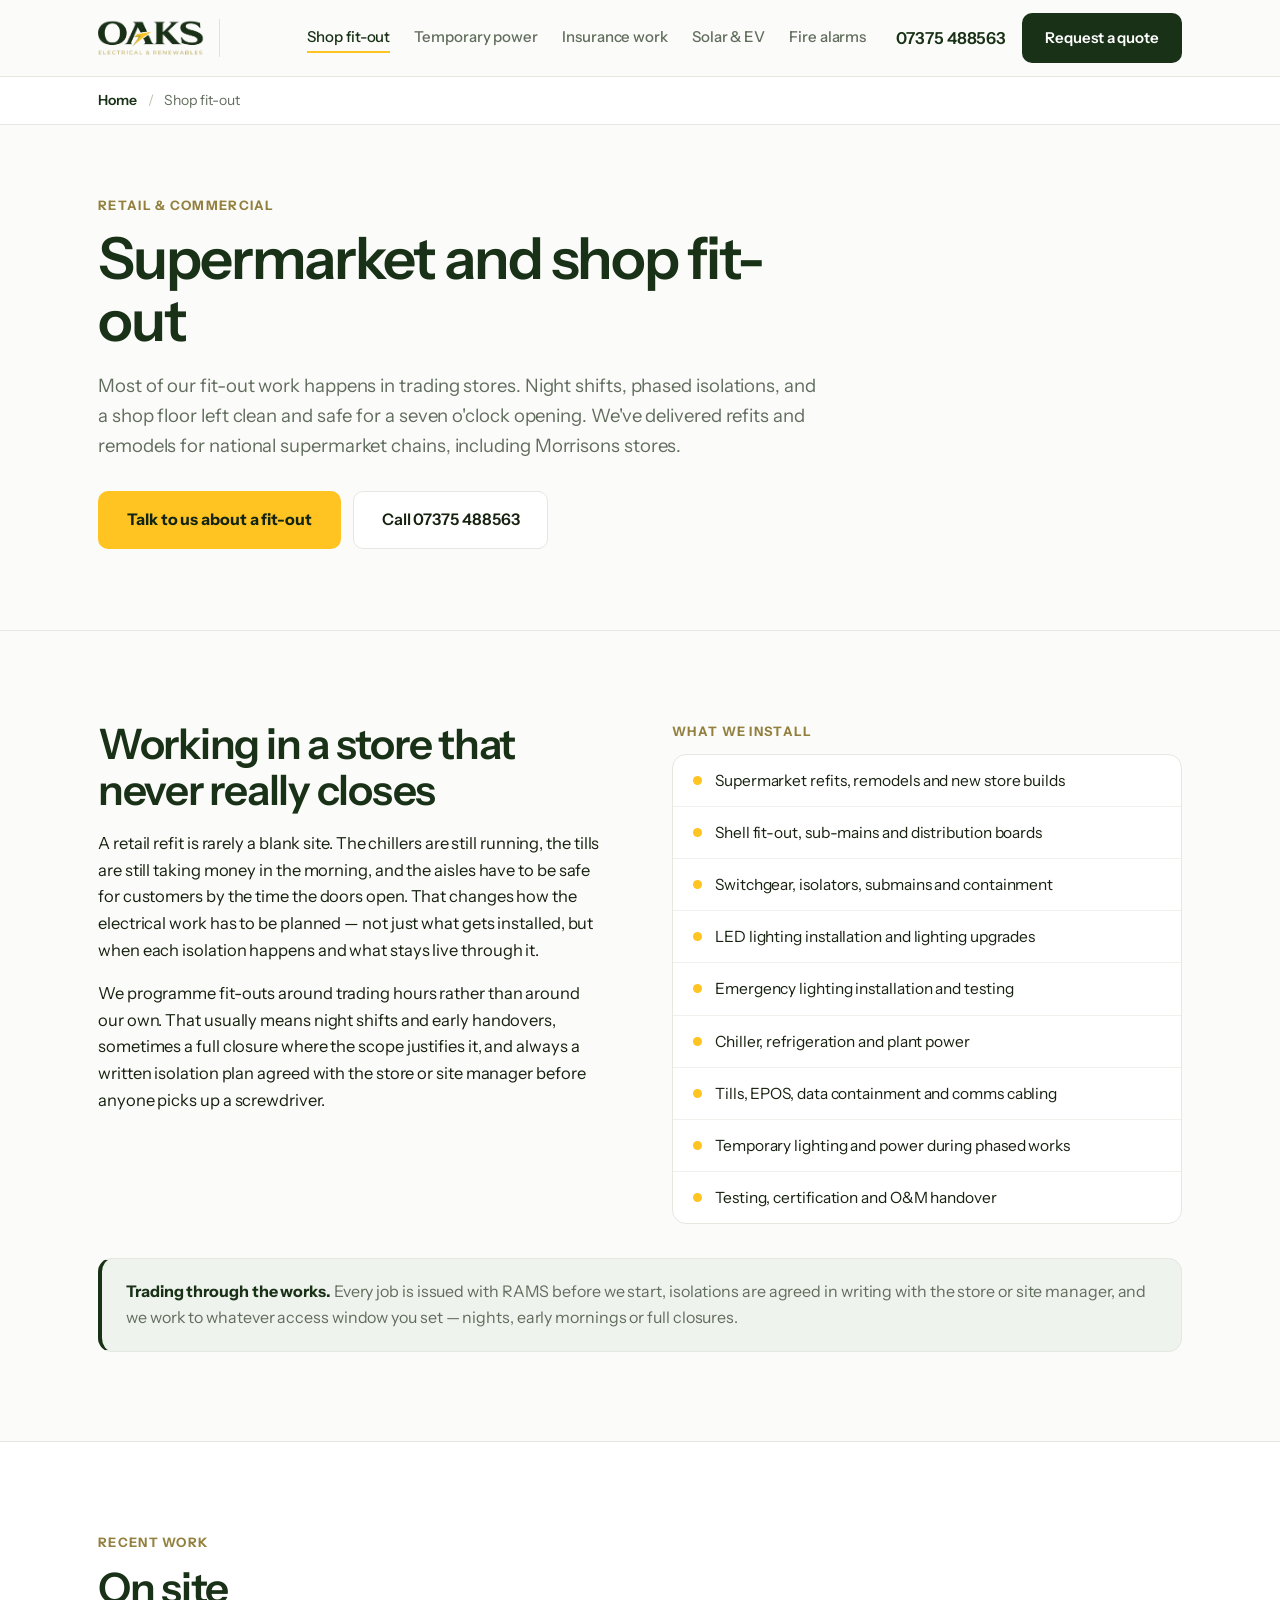
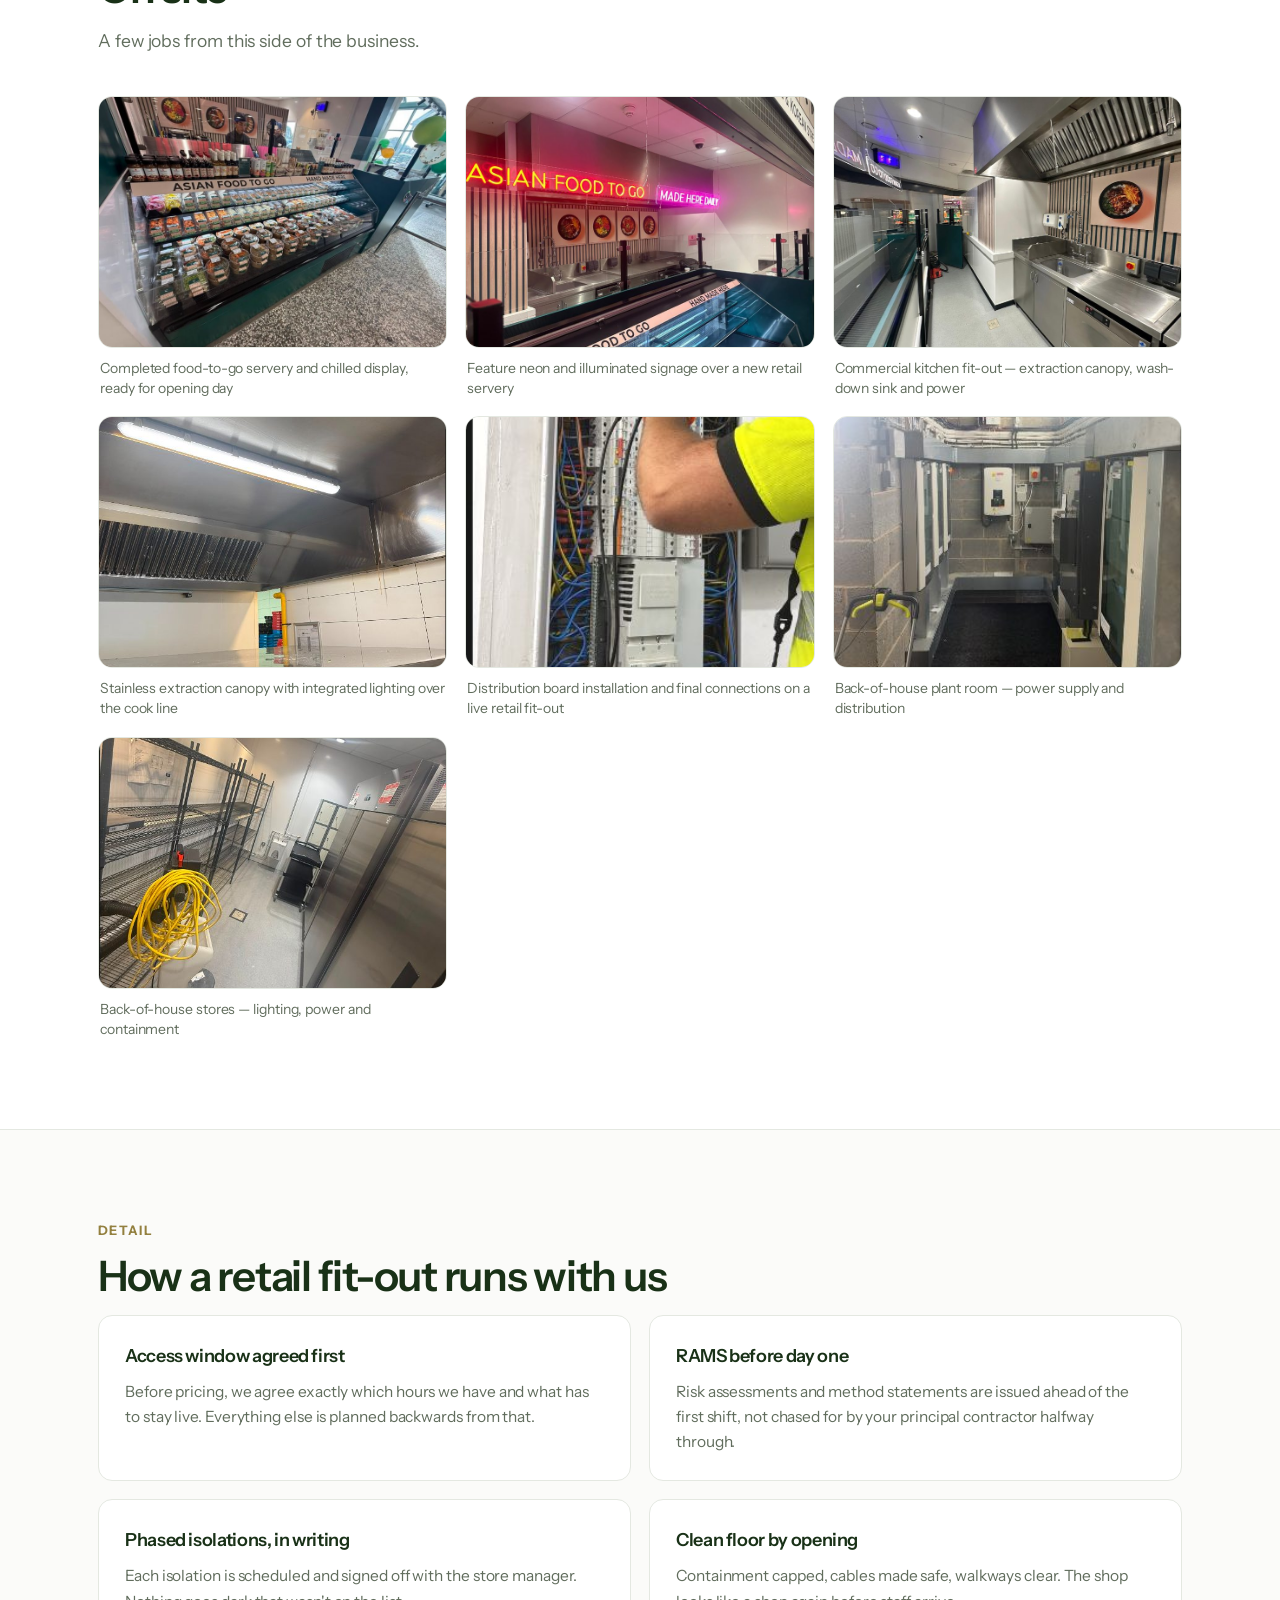
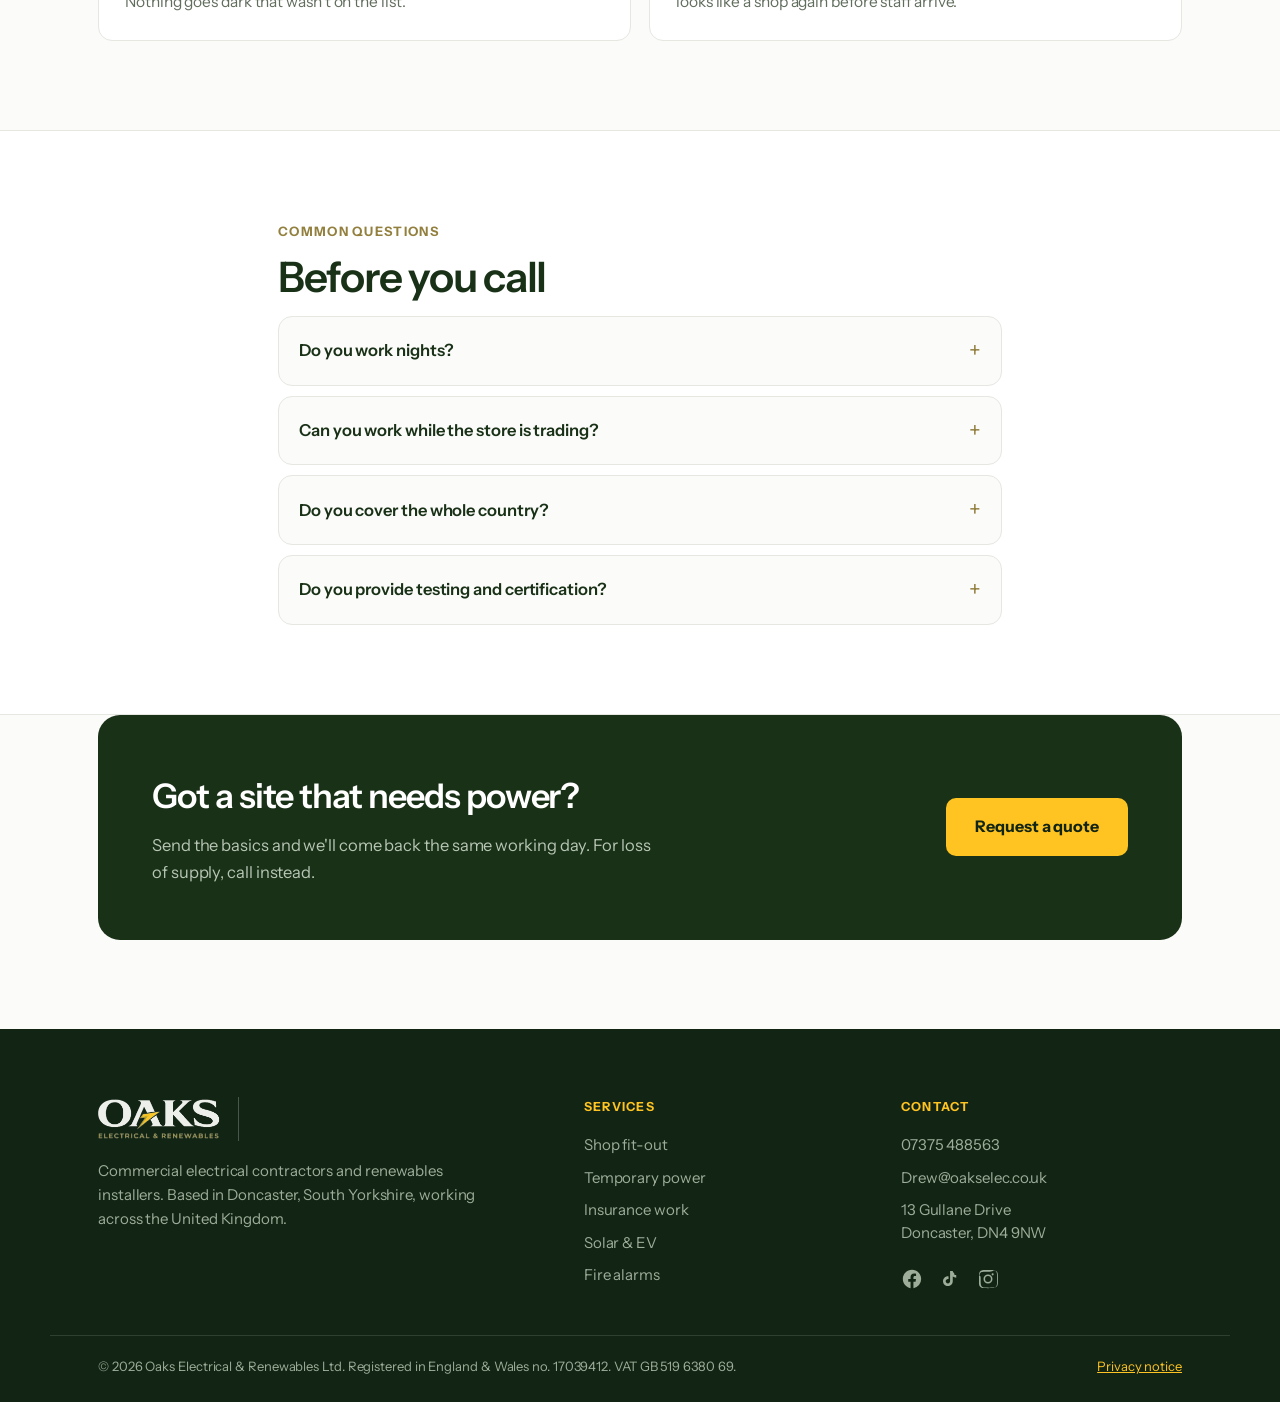
<file: supermarket-shop-fitout.html>
<!DOCTYPE html>
<html lang="en-GB">
<head>
<meta charset="utf-8">
<meta name="viewport" content="width=device-width, initial-scale=1">
<title>Supermarket &amp; Shop Fit-Out Electricians | Oaks Electrical</title>
<meta name="description" content="Commercial shop and supermarket fit-out electricians. Refits, remodels and new store builds for national retailers. Night works, nationwide.">
<link rel="canonical" href="https://oakselectrical.net/supermarket-shop-fitout.html">
<meta property="og:title" content="Supermarket &amp; Shop Fit-Out Electricians | Oaks Electrical">
<meta property="og:description" content="Commercial shop and supermarket fit-out electricians. Refits, remodels and new store builds for national retailers. Night works, nationwide.">
<meta property="og:type" content="article">
<meta property="og:url" content="https://oakselectrical.net/supermarket-shop-fitout.html">
<meta property="og:image" content="https://oakselectrical.net/assets/photos/photo-000.jpg">
<meta name="twitter:card" content="summary_large_image">
<meta name="twitter:title" content="Supermarket &amp; Shop Fit-Out Electricians | Oaks Electrical">
<meta name="twitter:description" content="Commercial shop and supermarket fit-out electricians. Refits, remodels and new store builds for national retailers. Night works, nationwide.">
<meta name="twitter:image" content="https://oakselectrical.net/assets/photos/photo-000.jpg">
<meta name="theme-color" content="#193117">
<link rel="icon" type="image/x-icon" href="assets/favicon.ico">
<link rel="icon" type="image/png" sizes="32x32" href="assets/favicon-32x32.png">
<link rel="icon" type="image/png" sizes="16x16" href="assets/favicon-16x16.png">
<link rel="apple-touch-icon" sizes="180x180" href="assets/apple-touch-icon.png">
<link rel="manifest" href="assets/site.webmanifest">
<link rel="preconnect" href="https://fonts.googleapis.com">
<link rel="preconnect" href="https://fonts.gstatic.com" crossorigin>
<link href="https://fonts.googleapis.com/css2?family=Instrument+Sans:wght@400;500;600;700&display=swap" rel="stylesheet">
<link rel="stylesheet" href="styles.css">
<script type="application/ld+json">
{
  "@context": "https://schema.org",
  "@graph": [
    {
      "@type": "Service",
      "name": "Supermarket and shop fit-out electrical contracting",
      "serviceType": "Retail and commercial electrical fit-out",
      "url": "https://oakselectrical.net/supermarket-shop-fitout.html",
      "provider": {
        "@type": "Electrician",
        "name": "Oaks Electrical & Renewables",
        "url": "https://oakselectrical.net/",
        "telephone": "07375 488563"
      },
      "areaServed": {
        "@type": "Country",
        "name": "United Kingdom"
      },
      "description": "Commercial shop and supermarket electrical fit-out — refits, remodels and new store builds for national retailers, including night works in trading stores."
    },
    {
      "@type": "BreadcrumbList",
      "itemListElement": [
        {
          "@type": "ListItem",
          "position": 1,
          "name": "Home",
          "item": "https://oakselectrical.net/"
        },
        {
          "@type": "ListItem",
          "position": 2,
          "name": "Shop fit-out",
          "item": "https://oakselectrical.net/supermarket-shop-fitout.html"
        }
      ]
    },
    {
      "@type": "FAQPage",
      "mainEntity": [
        {
          "@type": "Question",
          "name": "Do you work nights?",
          "acceptedAnswer": {
            "@type": "Answer",
            "text": "Most of our retail work is done overnight or early morning. It's the normal way we programme a fit-out, not an extra."
          }
        },
        {
          "@type": "Question",
          "name": "Can you work while the store is trading?",
          "acceptedAnswer": {
            "@type": "Answer",
            "text": "Yes, with a phased isolation plan agreed in advance. Some works genuinely need a closure and we'll say so rather than pretend otherwise."
          }
        },
        {
          "@type": "Question",
          "name": "Do you cover the whole country?",
          "acceptedAnswer": {
            "@type": "Answer",
            "text": "Yes. We work nationwide and regularly travel for multi-site retail programmes."
          }
        },
        {
          "@type": "Question",
          "name": "Do you provide testing and certification?",
          "acceptedAnswer": {
            "@type": "Answer",
            "text": "Yes. Every fit-out is tested, certified and handed over with O&M information on completion."
          }
        }
      ]
    }
  ]
}
</script>
</head>
<body>

<a class="skip" href="#main">Skip to content</a>

<header class="site-head">
  <div class="site-head__in">
    <a class="brand" href="index.html" aria-label="Oaks Electrical and Renewables, home">
      <img src="assets/oaks-logo.png" alt="Oaks Electrical &amp; Renewables" width="557" height="174">
    </a>
    <nav class="mainnav" aria-label="Main">
      <a href="supermarket-shop-fitout.html" aria-current="page">Shop fit-out</a>
      <a href="temporary-power-supplies-schools.html">Temporary power</a>
      <a href="insurance-electrical-work.html">Insurance work</a>
      <a href="solar-pv-ev-charging.html">Solar &amp; EV</a>
      <a href="fire-alarms-emergency-lighting.html">Fire alarms</a>
    </nav>
    <div class="head-actions">
      <a class="telnum" href="tel:+447375488563">07375 488563</a>
      <a class="btn btn--green" href="index.html#contact">Request a quote</a>
    </div>
    <button class="burger" aria-expanded="false" aria-controls="drawer" aria-label="Open menu">
      <span></span><span></span><span></span>
    </button>
  </div>
  <div class="drawer" id="drawer" hidden>
    <a href="supermarket-shop-fitout.html">Shop fit-out</a>
    <a href="temporary-power-supplies-schools.html">Temporary power</a>
    <a href="insurance-electrical-work.html">Insurance work</a>
    <a href="solar-pv-ev-charging.html">Solar &amp; EV</a>
    <a href="fire-alarms-emergency-lighting.html">Fire alarms</a>
    <a href="index.html#contact">Contact</a>
    <a class="drawer__call btn btn--yellow" href="tel:+447375488563">Call 07375 488563</a>
  </div>
</header>

<main id="main">

  <nav class="crumbs" aria-label="Breadcrumb">
    <div class="wrap">
      <a href="index.html">Home</a> <span aria-hidden="true">/</span> Shop fit-out
    </div>
  </nav>

  <section class="pagehero">
    <div class="wrap">
      <p class="eyebrow">Retail &amp; commercial</p>
      <h1>Supermarket and shop fit-out</h1>
      <p class="pagehero__lede">Most of our fit-out work happens in trading stores. Night shifts, phased isolations, and a shop floor left clean and safe for a seven o'clock opening. We've delivered refits and remodels for national supermarket chains, including Morrisons stores.</p>
      <div class="hero__btns">
        <a class="btn btn--yellow btn--lg" href="index.html#contact">Talk to us about a fit-out</a>
        <a class="btn btn--outline btn--lg" href="tel:+447375488563">Call 07375 488563</a>
      </div>
    </div>
  </section>

  <section class="sec">
    <div class="wrap detail">
      <div class="detail__head">
        <h2 class="h2">Working in a store that never really closes</h2>
        <p>A retail refit is rarely a blank site. The chillers are still running, the tills are still taking money in the morning, and the aisles have to be safe for customers by the time the doors open. That changes how the electrical work has to be planned — not just what gets installed, but when each isolation happens and what stays live through it.</p>
        <p>We programme fit-outs around trading hours rather than around our own. That usually means night shifts and early handovers, sometimes a full closure where the scope justifies it, and always a written isolation plan agreed with the store or site manager before anyone picks up a screwdriver.</p>
      </div>
      <div>
        <p class="eyebrow">What we install</p>
        <ul class="speclist">
        <li>Supermarket refits, remodels and new store builds</li>
        <li>Shell fit-out, sub-mains and distribution boards</li>
        <li>Switchgear, isolators, submains and containment</li>
        <li>LED lighting installation and lighting upgrades</li>
        <li>Emergency lighting installation and testing</li>
        <li>Chiller, refrigeration and plant power</li>
        <li>Tills, EPOS, data containment and comms cabling</li>
        <li>Temporary lighting and power during phased works</li>
        <li>Testing, certification and O&amp;M handover</li>
        </ul>
      </div>
    </div>
    <div class="wrap">
      <p class="callout"><strong>Trading through the works.</strong> Every job is issued with RAMS before we start, isolations are agreed in writing with the store or site manager, and we work to whatever access window you set — nights, early mornings or full closures.</p>
    </div>
  </section>

  <section class="sec sec--white" data-gallery-section>
    <div class="wrap">
      <p class="eyebrow">Recent work</p>
      <h2 class="h2">On site</h2>
      <p class="sub">A few jobs from this side of the business.</p>
      <div data-gallery="fitout"></div>
    </div>
  </section>

  <section class="sec">
    <div class="wrap">
      <p class="eyebrow">Detail</p>
      <h2 class="h2">How a retail fit-out runs with us</h2>
      <ul class="pointgrid">
        <li><h3>Access window agreed first</h3><p>Before pricing, we agree exactly which hours we have and what has to stay live. Everything else is planned backwards from that.</p></li>
        <li><h3>RAMS before day one</h3><p>Risk assessments and method statements are issued ahead of the first shift, not chased for by your principal contractor halfway through.</p></li>
        <li><h3>Phased isolations, in writing</h3><p>Each isolation is scheduled and signed off with the store manager. Nothing goes dark that wasn't on the list.</p></li>
        <li><h3>Clean floor by opening</h3><p>Containment capped, cables made safe, walkways clear. The shop looks like a shop again before staff arrive.</p></li>
      </ul>
    </div>
  </section>

  <section class="sec sec--white">
    <div class="wrap faqwrap">
      <p class="eyebrow">Common questions</p>
      <h2 class="h2">Before you call</h2>
      <div class="faq">
        <details class="qa"><summary>Do you work nights?</summary><p>Most of our retail work is done overnight or early morning. It's the normal way we programme a fit-out, not an extra.</p></details>
        <details class="qa"><summary>Can you work while the store is trading?</summary><p>Yes, with a phased isolation plan agreed in advance. Some works genuinely need a closure and we'll say so rather than pretend otherwise.</p></details>
        <details class="qa"><summary>Do you cover the whole country?</summary><p>Yes. We work nationwide and regularly travel for multi-site retail programmes.</p></details>
        <details class="qa"><summary>Do you provide testing and certification?</summary><p>Yes. Every fit-out is tested, certified and handed over with O&amp;M information on completion.</p></details>
      </div>
    </div>
  </section>

  <section class="sec sec--flush">
    <div class="wrap">
      <div class="ctaband">
        <div>
          <h2>Got a site that needs power?</h2>
          <p>Send the basics and we'll come back the same working day. For loss of supply, call instead.</p>
        </div>
        <a class="btn btn--yellow btn--lg" href="index.html#contact">Request a quote</a>
      </div>
    </div>
  </section>

</main>

<footer class="site-foot">
  <div class="wrap foot__grid">
    <div>
      <img src="assets/oaks-logo-reversed.png" alt="Oaks Electrical &amp; Renewables" width="557" height="174">
      <p>Commercial electrical contractors and renewables installers. Based in Doncaster, South Yorkshire, working across the United Kingdom.</p>
    </div>
    <div class="foot__col">
      <h2>Services</h2>
      <a href="supermarket-shop-fitout.html">Shop fit-out</a>
      <a href="temporary-power-supplies-schools.html">Temporary power</a>
      <a href="insurance-electrical-work.html">Insurance work</a>
      <a href="solar-pv-ev-charging.html">Solar &amp; EV</a>
      <a href="fire-alarms-emergency-lighting.html">Fire alarms</a>
    </div>
    <div class="foot__col">
      <h2>Contact</h2>
      <a href="tel:+447375488563">07375 488563</a>
      <a href="mailto:Drew@oakselec.co.uk">Drew@oakselec.co.uk</a>
      <span>13 Gullane Drive<br>Doncaster, DN4 9NW</span>
      <div class="foot__social" style="margin-top:14px;display:flex;gap:16px;align-items:center">
        <a href="https://www.facebook.com/share/1Cig2X53Fr/" target="_blank" rel="me noopener" aria-label="OAKS Electrical on Facebook" style="color:inherit;display:inline-flex"><svg width="22" height="22" viewBox="0 0 24 24" fill="currentColor" aria-hidden="true"><path d="M22 12.06C22 6.5 17.52 2 12 2S2 6.5 2 12.06c0 5 3.66 9.15 8.44 9.9v-7H7.9v-2.9h2.54V9.85c0-2.5 1.49-3.89 3.77-3.89 1.09 0 2.24.2 2.24.2v2.46h-1.26c-1.24 0-1.63.77-1.63 1.56v1.88h2.78l-.44 2.9h-2.34v7A9.96 9.96 0 0022 12.06z"/></svg></a>
        <a href="https://www.tiktok.com/@oakselec" target="_blank" rel="me noopener" aria-label="OAKS Electrical on TikTok" style="color:inherit;display:inline-flex"><svg width="22" height="22" viewBox="0 0 24 24" fill="currentColor" aria-hidden="true"><path d="M16.6 5.8c-.9-.6-1.5-1.5-1.7-2.6h-2.8v11.2c0 1.3-1.1 2.4-2.4 2.4s-2.4-1.1-2.4-2.4 1.1-2.4 2.4-2.4c.3 0 .5 0 .7.1v-2.9c-.2 0-.5-.1-.7-.1-2.9 0-5.3 2.4-5.3 5.3s2.4 5.3 5.3 5.3 5.3-2.4 5.3-5.3V9.3c1.1.8 2.4 1.2 3.8 1.2V7.7c-.8 0-1.5-.2-2.2-.6z"/></svg></a>
        <a href="https://www.instagram.com/oakselectrical23" target="_blank" rel="me noopener" aria-label="OAKS Electrical on Instagram" style="color:inherit;display:inline-flex"><svg width="22" height="22" viewBox="0 0 24 24" fill="currentColor" aria-hidden="true"><path d="M12 2.2c3.2 0 3.6 0 4.9.07 1.2.06 1.8.25 2.2.42.6.22 1 .48 1.4.9.4.4.7.8.9 1.4.17.4.36 1 .42 2.2.06 1.3.07 1.7.07 4.9s0 3.6-.07 4.9c-.06 1.2-.25 1.8-.42 2.2-.22.6-.48 1-.9 1.4-.4.4-.8.7-1.4.9-.4.17-1 .36-2.2.42-1.3.06-1.7.07-4.9.07s-3.6 0-4.9-.07c-1.2-.06-1.8-.25-2.2-.42-.6-.22-1-.48-1.4-.9-.4-.4-.7-.8-.9-1.4-.17-.4-.36-1-.42-2.2C2.2 15.6 2.2 15.2 2.2 12s0-3.6.07-4.9c.06-1.2.25-1.8.42-2.2.22-.6.48-1 .9-1.4.4-.4.8-.7 1.4-.9.4-.17 1-.36 2.2-.42C8.4 2.2 8.8 2.2 12 2.2zm0 1.8c-3.1 0-3.5 0-4.7.07-1.1.05-1.7.24-2.1.4-.5.2-.9.44-1.3.84-.4.4-.64.8-.84 1.3-.16.4-.35 1-.4 2.1C4 8.5 4 8.9 4 12s0 3.5.07 4.7c.05 1.1.24 1.7.4 2.1.2.5.44.9.84 1.3.4.4.8.64 1.3.84.4.16 1 .35 2.1.4 1.2.07 1.6.07 4.7.07s3.5 0 4.7-.07c1.1-.05 1.7-.24 2.1-.4.5-.2.9-.44 1.3-.84.4-.4.64-.8.84-1.3.16-.4.35-1 .4-2.1.07-1.2.07-1.6.07-4.7s0-3.5-.07-4.7c-.05-1.1-.24-1.7-.4-2.1-.2-.5-.44-.9-.84-1.3-.4-.4-.8-.64-1.3-.84-.4-.16-1-.35-2.1-.4C15.5 4 15.1 4 12 4zm0 3.1a4.9 4.9 0 100 9.8 4.9 4.9 0 000-9.8zm0 8.1a3.2 3.2 0 110-6.4 3.2 3.2 0 010 6.4zm6.2-8.3a1.15 1.15 0 11-2.3 0 1.15 1.15 0 012.3 0z"/></svg></a>
      </div>
    </div>
  </div>
  <div class="wrap foot__legal">
    <p>&copy; <span data-year>2026</span> Oaks Electrical &amp; Renewables Ltd. Registered in England &amp; Wales no. 17039412. VAT GB 519 6380 69.</p>
    <p><a href="privacy.html">Privacy notice</a></p>
  </div>
</footer>

<script src="script.js"></script>
<script src="gallery.js"></script>
</body>
</html>
</file>
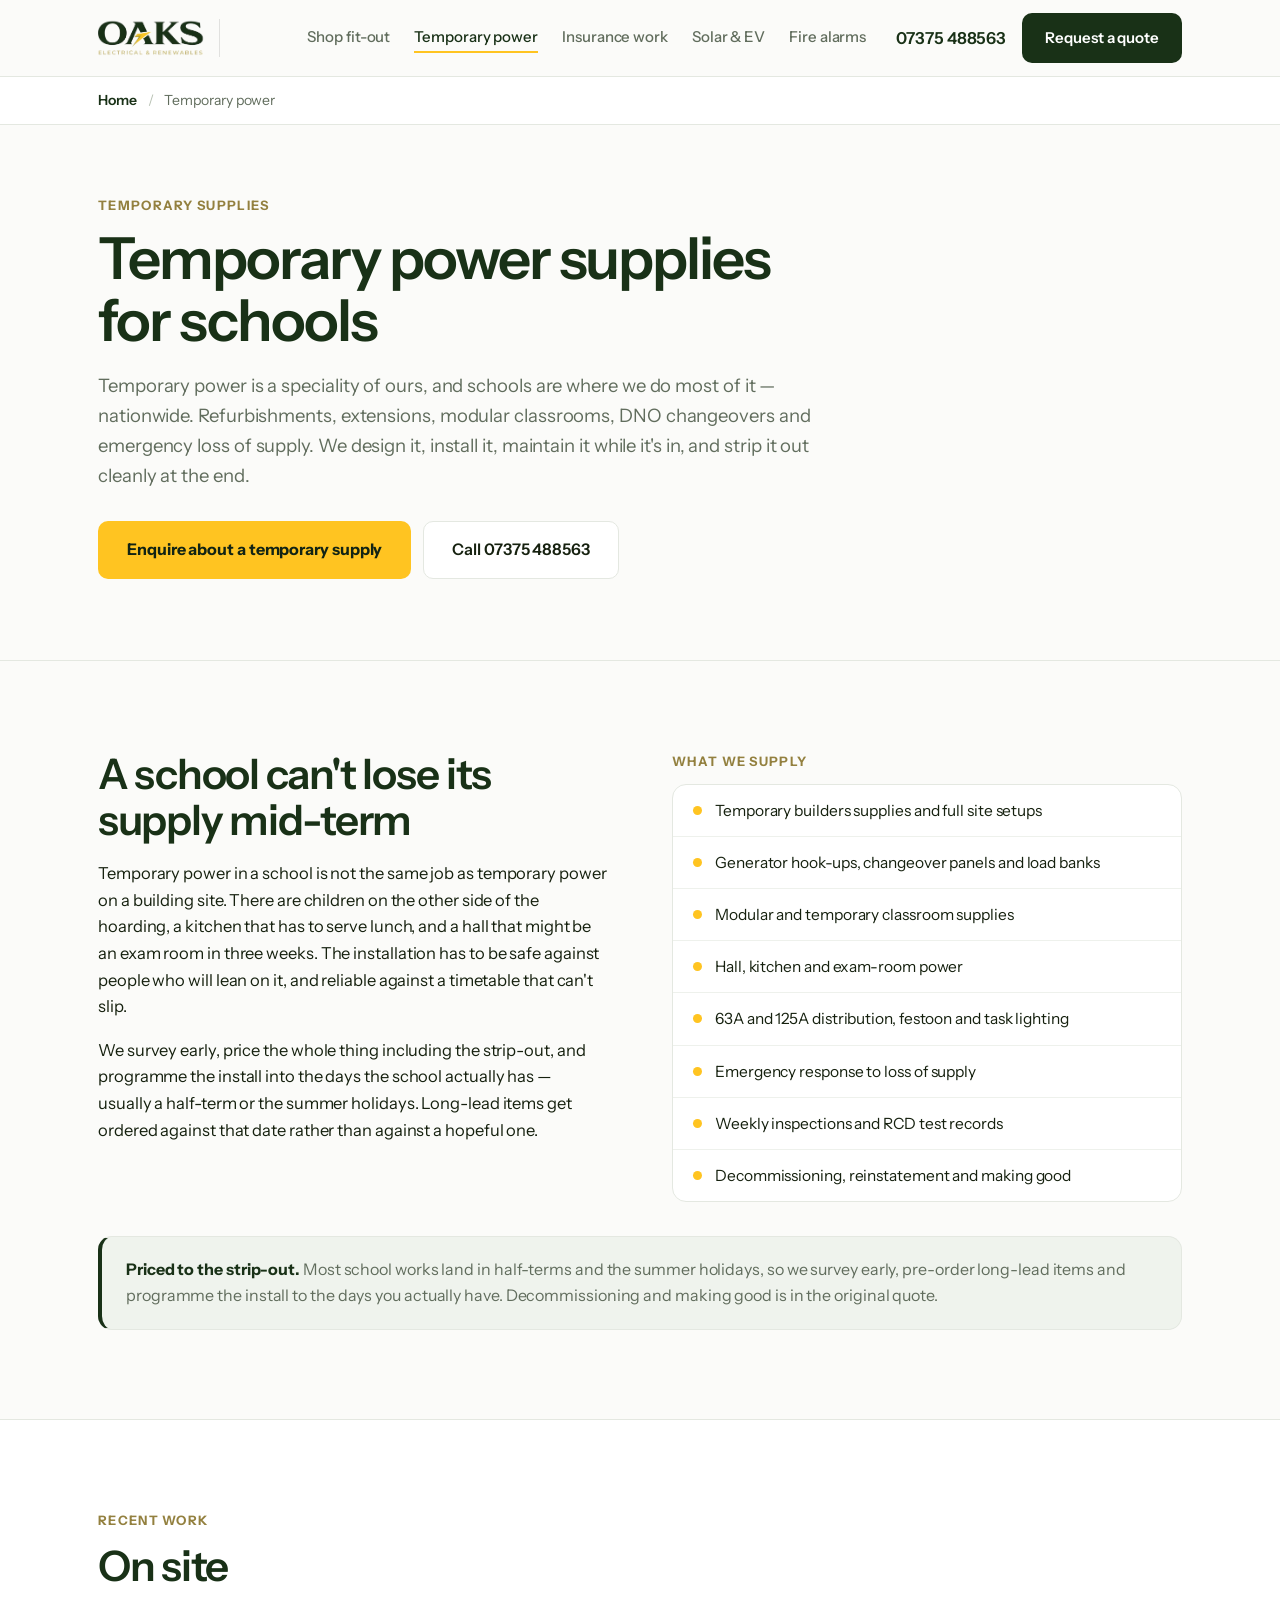
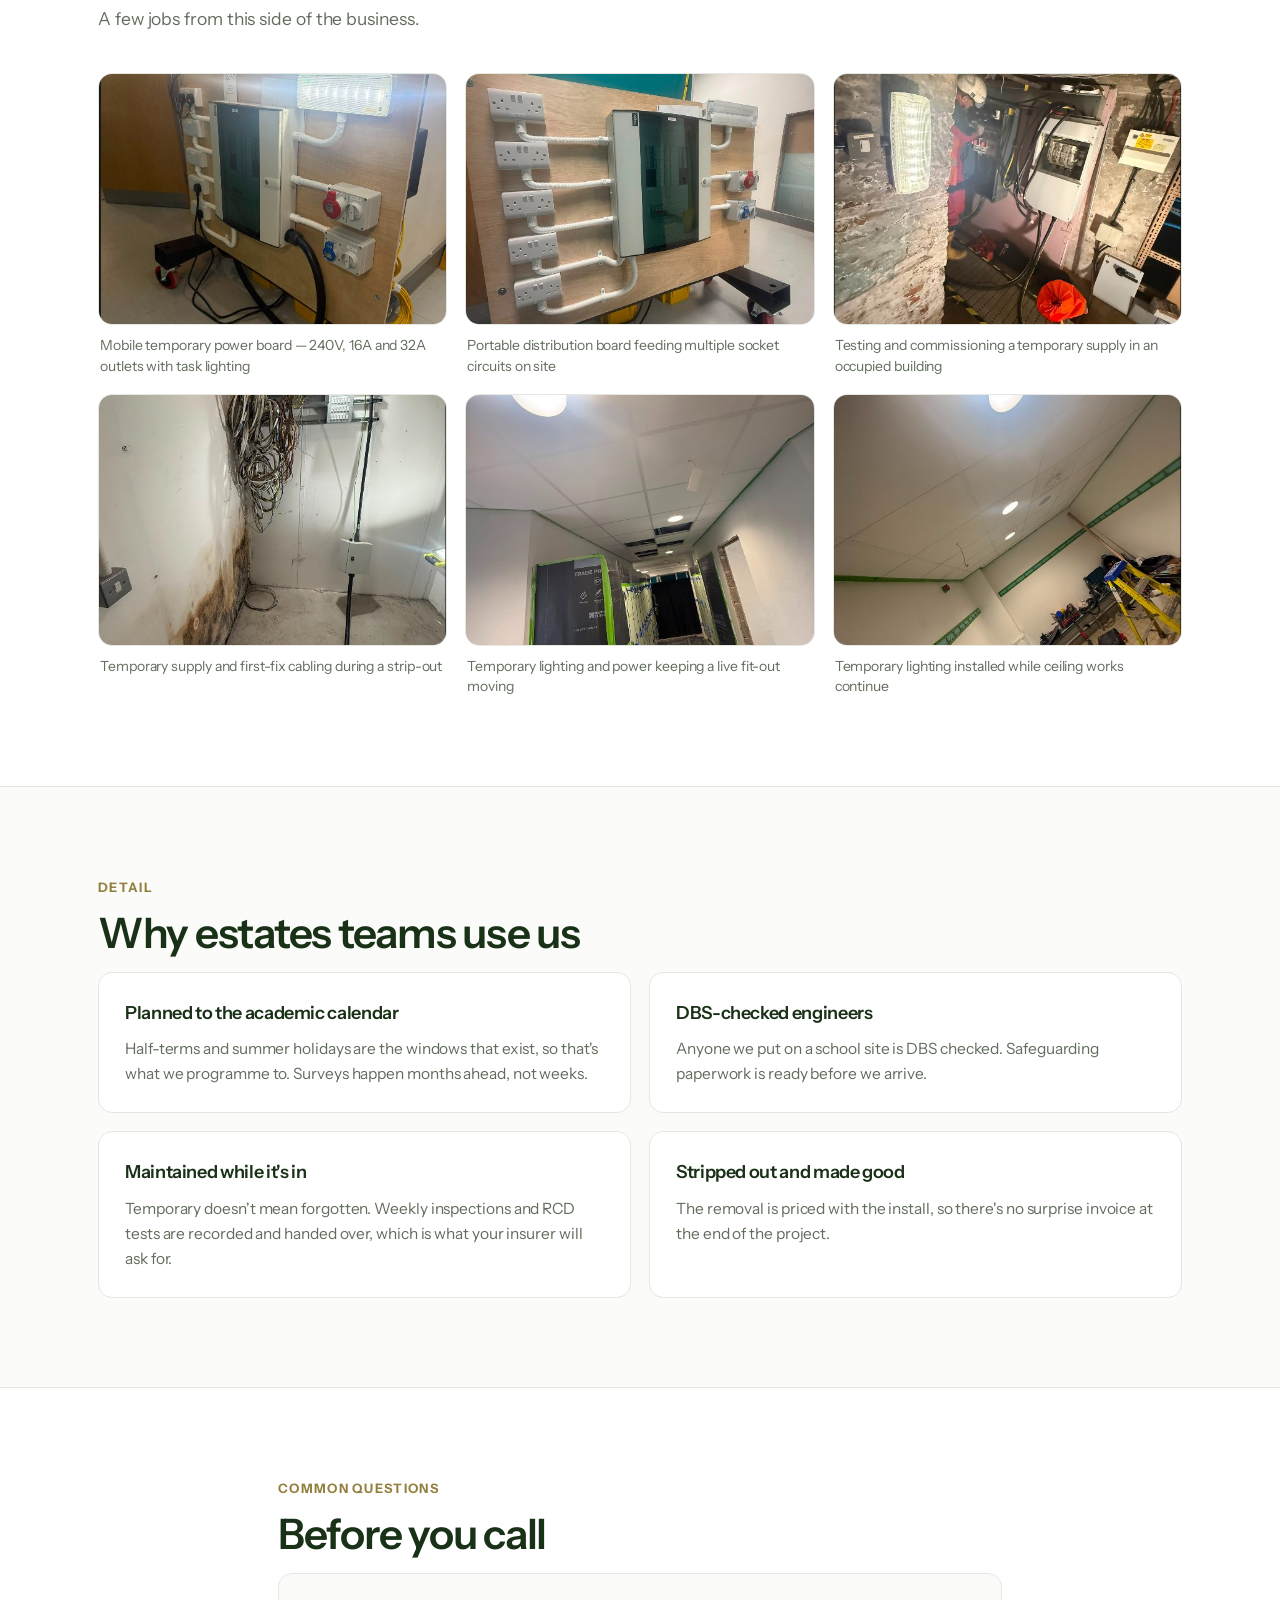
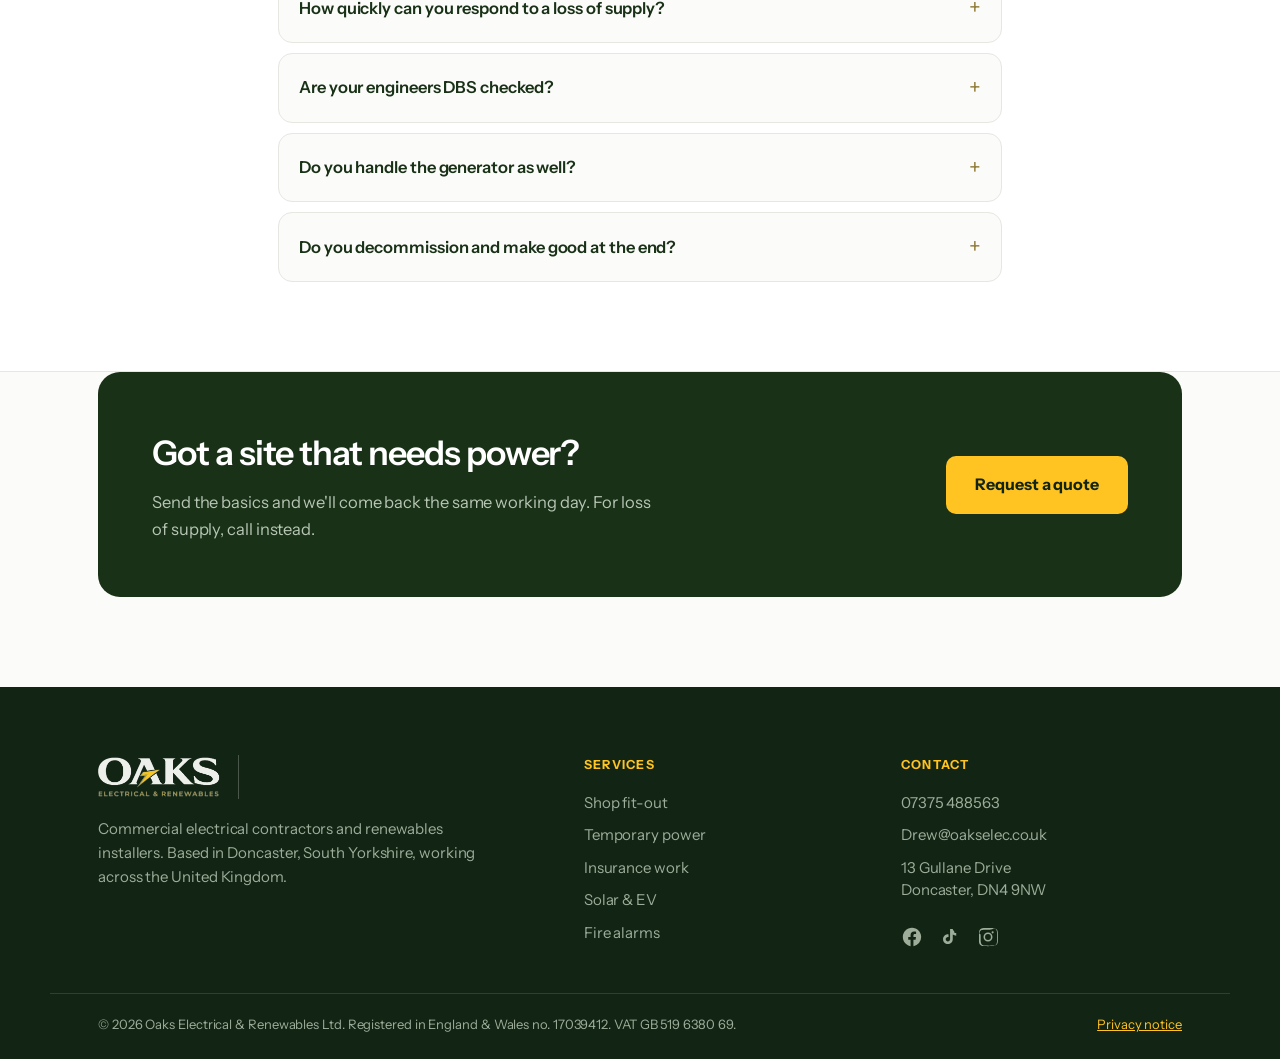
<file: temporary-power-supplies-schools.html>
<!DOCTYPE html>
<html lang="en-GB">
<head>
<meta charset="utf-8">
<meta name="viewport" content="width=device-width, initial-scale=1">
<title>Temporary Power Supplies for Schools | Oaks Electrical</title>
<meta name="description" content="Temporary power supplies for schools, nationwide. Builders supplies, generator hook-ups, modular classroom power and emergency loss of supply.">
<link rel="canonical" href="https://oakselectrical.net/temporary-power-supplies-schools.html">
<meta property="og:title" content="Temporary Power Supplies for Schools | Oaks Electrical">
<meta property="og:description" content="Temporary power supplies for schools, nationwide. Builders supplies, generator hook-ups, modular classroom power and emergency loss of supply.">
<meta property="og:type" content="article">
<meta property="og:url" content="https://oakselectrical.net/temporary-power-supplies-schools.html">
<meta property="og:image" content="https://oakselectrical.net/assets/photos/photo-007.jpg">
<meta name="twitter:card" content="summary_large_image">
<meta name="twitter:title" content="Temporary Power Supplies for Schools | Oaks Electrical">
<meta name="twitter:description" content="Temporary power supplies for schools, nationwide. Builders supplies, generator hook-ups, modular classroom power and emergency loss of supply.">
<meta name="twitter:image" content="https://oakselectrical.net/assets/photos/photo-007.jpg">
<meta name="theme-color" content="#193117">
<link rel="icon" type="image/x-icon" href="assets/favicon.ico">
<link rel="icon" type="image/png" sizes="32x32" href="assets/favicon-32x32.png">
<link rel="icon" type="image/png" sizes="16x16" href="assets/favicon-16x16.png">
<link rel="apple-touch-icon" sizes="180x180" href="assets/apple-touch-icon.png">
<link rel="manifest" href="assets/site.webmanifest">
<link rel="preconnect" href="https://fonts.googleapis.com">
<link rel="preconnect" href="https://fonts.gstatic.com" crossorigin>
<link href="https://fonts.googleapis.com/css2?family=Instrument+Sans:wght@400;500;600;700&display=swap" rel="stylesheet">
<link rel="stylesheet" href="styles.css">
<script type="application/ld+json">
{
  "@context": "https://schema.org",
  "@graph": [
    {
      "@type": "Service",
      "name": "Temporary power supplies for schools",
      "serviceType": "Temporary electrical power supply",
      "url": "https://oakselectrical.net/temporary-power-supplies-schools.html",
      "provider": {
        "@type": "Electrician",
        "name": "Oaks Electrical & Renewables",
        "url": "https://oakselectrical.net/",
        "telephone": "07375 488563"
      },
      "areaServed": {
        "@type": "Country",
        "name": "United Kingdom"
      },
      "description": "Temporary power supplies for schools nationwide — builders supplies, generator hook-ups, modular classroom power, weekly inspections and emergency loss of supply."
    },
    {
      "@type": "BreadcrumbList",
      "itemListElement": [
        {
          "@type": "ListItem",
          "position": 1,
          "name": "Home",
          "item": "https://oakselectrical.net/"
        },
        {
          "@type": "ListItem",
          "position": 2,
          "name": "Temporary power",
          "item": "https://oakselectrical.net/temporary-power-supplies-schools.html"
        }
      ]
    },
    {
      "@type": "FAQPage",
      "mainEntity": [
        {
          "@type": "Question",
          "name": "How quickly can you respond to a loss of supply?",
          "acceptedAnswer": {
            "@type": "Answer",
            "text": "Call us. Emergency temporary supplies are something we do regularly and we will tell you honestly on the phone how fast we can be there."
          }
        },
        {
          "@type": "Question",
          "name": "Are your engineers DBS checked?",
          "acceptedAnswer": {
            "@type": "Answer",
            "text": "Yes, for any work on a school site."
          }
        },
        {
          "@type": "Question",
          "name": "Do you handle the generator as well?",
          "acceptedAnswer": {
            "@type": "Answer",
            "text": "We install and connect the hook-up, changeover panel and distribution. We can arrange generator hire or connect to one you've already sourced."
          }
        },
        {
          "@type": "Question",
          "name": "Do you decommission and make good at the end?",
          "acceptedAnswer": {
            "@type": "Answer",
            "text": "Yes. The strip-out, reinstatement and making good is priced in the original quote, so there's no surprise invoice at the end of the project."
          }
        }
      ]
    }
  ]
}
</script>
</head>
<body>

<a class="skip" href="#main">Skip to content</a>

<header class="site-head">
  <div class="site-head__in">
    <a class="brand" href="index.html" aria-label="Oaks Electrical and Renewables, home">
      <img src="assets/oaks-logo.png" alt="Oaks Electrical &amp; Renewables" width="557" height="174">
    </a>
    <nav class="mainnav" aria-label="Main">
      <a href="supermarket-shop-fitout.html">Shop fit-out</a>
      <a href="temporary-power-supplies-schools.html" aria-current="page">Temporary power</a>
      <a href="insurance-electrical-work.html">Insurance work</a>
      <a href="solar-pv-ev-charging.html">Solar &amp; EV</a>
      <a href="fire-alarms-emergency-lighting.html">Fire alarms</a>
    </nav>
    <div class="head-actions">
      <a class="telnum" href="tel:+447375488563">07375 488563</a>
      <a class="btn btn--green" href="index.html#contact">Request a quote</a>
    </div>
    <button class="burger" aria-expanded="false" aria-controls="drawer" aria-label="Open menu">
      <span></span><span></span><span></span>
    </button>
  </div>
  <div class="drawer" id="drawer" hidden>
    <a href="supermarket-shop-fitout.html">Shop fit-out</a>
    <a href="temporary-power-supplies-schools.html">Temporary power</a>
    <a href="insurance-electrical-work.html">Insurance work</a>
    <a href="solar-pv-ev-charging.html">Solar &amp; EV</a>
    <a href="fire-alarms-emergency-lighting.html">Fire alarms</a>
    <a href="index.html#contact">Contact</a>
    <a class="drawer__call btn btn--yellow" href="tel:+447375488563">Call 07375 488563</a>
  </div>
</header>

<main id="main">

  <nav class="crumbs" aria-label="Breadcrumb">
    <div class="wrap">
      <a href="index.html">Home</a> <span aria-hidden="true">/</span> Temporary power
    </div>
  </nav>

  <section class="pagehero">
    <div class="wrap">
      <p class="eyebrow">Temporary supplies</p>
      <h1>Temporary power supplies for schools</h1>
      <p class="pagehero__lede">Temporary power is a speciality of ours, and schools are where we do most of it — nationwide. Refurbishments, extensions, modular classrooms, DNO changeovers and emergency loss of supply. We design it, install it, maintain it while it's in, and strip it out cleanly at the end.</p>
      <div class="hero__btns">
        <a class="btn btn--yellow btn--lg" href="index.html#contact">Enquire about a temporary supply</a>
        <a class="btn btn--outline btn--lg" href="tel:+447375488563">Call 07375 488563</a>
      </div>
    </div>
  </section>

  <section class="sec">
    <div class="wrap detail">
      <div class="detail__head">
        <h2 class="h2">A school can't lose its supply mid-term</h2>
        <p>Temporary power in a school is not the same job as temporary power on a building site. There are children on the other side of the hoarding, a kitchen that has to serve lunch, and a hall that might be an exam room in three weeks. The installation has to be safe against people who will lean on it, and reliable against a timetable that can't slip.</p>
        <p>We survey early, price the whole thing including the strip-out, and programme the install into the days the school actually has — usually a half-term or the summer holidays. Long-lead items get ordered against that date rather than against a hopeful one.</p>
      </div>
      <div>
        <p class="eyebrow">What we supply</p>
        <ul class="speclist">
        <li>Temporary builders supplies and full site setups</li>
        <li>Generator hook-ups, changeover panels and load banks</li>
        <li>Modular and temporary classroom supplies</li>
        <li>Hall, kitchen and exam-room power</li>
        <li>63A and 125A distribution, festoon and task lighting</li>
        <li>Emergency response to loss of supply</li>
        <li>Weekly inspections and RCD test records</li>
        <li>Decommissioning, reinstatement and making good</li>
        </ul>
      </div>
    </div>
    <div class="wrap">
      <p class="callout"><strong>Priced to the strip-out.</strong> Most school works land in half-terms and the summer holidays, so we survey early, pre-order long-lead items and programme the install to the days you actually have. Decommissioning and making good is in the original quote.</p>
    </div>
  </section>

  <section class="sec sec--white" data-gallery-section>
    <div class="wrap">
      <p class="eyebrow">Recent work</p>
      <h2 class="h2">On site</h2>
      <p class="sub">A few jobs from this side of the business.</p>
      <div data-gallery="temporary"></div>
    </div>
  </section>

  <section class="sec">
    <div class="wrap">
      <p class="eyebrow">Detail</p>
      <h2 class="h2">Why estates teams use us</h2>
      <ul class="pointgrid">
        <li><h3>Planned to the academic calendar</h3><p>Half-terms and summer holidays are the windows that exist, so that's what we programme to. Surveys happen months ahead, not weeks.</p></li>
        <li><h3>DBS-checked engineers</h3><p>Anyone we put on a school site is DBS checked. Safeguarding paperwork is ready before we arrive.</p></li>
        <li><h3>Maintained while it's in</h3><p>Temporary doesn't mean forgotten. Weekly inspections and RCD tests are recorded and handed over, which is what your insurer will ask for.</p></li>
        <li><h3>Stripped out and made good</h3><p>The removal is priced with the install, so there's no surprise invoice at the end of the project.</p></li>
      </ul>
    </div>
  </section>

  <section class="sec sec--white">
    <div class="wrap faqwrap">
      <p class="eyebrow">Common questions</p>
      <h2 class="h2">Before you call</h2>
      <div class="faq">
        <details class="qa"><summary>How quickly can you respond to a loss of supply?</summary><p>Call us. Emergency temporary supplies are something we do regularly and we will tell you honestly on the phone how fast we can be there.</p></details>
        <details class="qa"><summary>Are your engineers DBS checked?</summary><p>Yes, for any work on a school site.</p></details>
        <details class="qa"><summary>Do you handle the generator as well?</summary><p>We install and connect the hook-up, changeover panel and distribution. We can arrange generator hire or connect to one you've already sourced.</p></details>
        <details class="qa"><summary>Do you decommission and make good at the end?</summary><p>Yes. The strip-out, reinstatement and making good is priced in the original quote, so there's no surprise invoice at the end of the project.</p></details>
      </div>
    </div>
  </section>

  <section class="sec sec--flush">
    <div class="wrap">
      <div class="ctaband">
        <div>
          <h2>Got a site that needs power?</h2>
          <p>Send the basics and we'll come back the same working day. For loss of supply, call instead.</p>
        </div>
        <a class="btn btn--yellow btn--lg" href="index.html#contact">Request a quote</a>
      </div>
    </div>
  </section>

</main>

<footer class="site-foot">
  <div class="wrap foot__grid">
    <div>
      <img src="assets/oaks-logo-reversed.png" alt="Oaks Electrical &amp; Renewables" width="557" height="174">
      <p>Commercial electrical contractors and renewables installers. Based in Doncaster, South Yorkshire, working across the United Kingdom.</p>
    </div>
    <div class="foot__col">
      <h2>Services</h2>
      <a href="supermarket-shop-fitout.html">Shop fit-out</a>
      <a href="temporary-power-supplies-schools.html">Temporary power</a>
      <a href="insurance-electrical-work.html">Insurance work</a>
      <a href="solar-pv-ev-charging.html">Solar &amp; EV</a>
      <a href="fire-alarms-emergency-lighting.html">Fire alarms</a>
    </div>
    <div class="foot__col">
      <h2>Contact</h2>
      <a href="tel:+447375488563">07375 488563</a>
      <a href="mailto:Drew@oakselec.co.uk">Drew@oakselec.co.uk</a>
      <span>13 Gullane Drive<br>Doncaster, DN4 9NW</span>
      <div class="foot__social" style="margin-top:14px;display:flex;gap:16px;align-items:center">
        <a href="https://www.facebook.com/share/1Cig2X53Fr/" target="_blank" rel="me noopener" aria-label="OAKS Electrical on Facebook" style="color:inherit;display:inline-flex"><svg width="22" height="22" viewBox="0 0 24 24" fill="currentColor" aria-hidden="true"><path d="M22 12.06C22 6.5 17.52 2 12 2S2 6.5 2 12.06c0 5 3.66 9.15 8.44 9.9v-7H7.9v-2.9h2.54V9.85c0-2.5 1.49-3.89 3.77-3.89 1.09 0 2.24.2 2.24.2v2.46h-1.26c-1.24 0-1.63.77-1.63 1.56v1.88h2.78l-.44 2.9h-2.34v7A9.96 9.96 0 0022 12.06z"/></svg></a>
        <a href="https://www.tiktok.com/@oakselec" target="_blank" rel="me noopener" aria-label="OAKS Electrical on TikTok" style="color:inherit;display:inline-flex"><svg width="22" height="22" viewBox="0 0 24 24" fill="currentColor" aria-hidden="true"><path d="M16.6 5.8c-.9-.6-1.5-1.5-1.7-2.6h-2.8v11.2c0 1.3-1.1 2.4-2.4 2.4s-2.4-1.1-2.4-2.4 1.1-2.4 2.4-2.4c.3 0 .5 0 .7.1v-2.9c-.2 0-.5-.1-.7-.1-2.9 0-5.3 2.4-5.3 5.3s2.4 5.3 5.3 5.3 5.3-2.4 5.3-5.3V9.3c1.1.8 2.4 1.2 3.8 1.2V7.7c-.8 0-1.5-.2-2.2-.6z"/></svg></a>
        <a href="https://www.instagram.com/oakselectrical23" target="_blank" rel="me noopener" aria-label="OAKS Electrical on Instagram" style="color:inherit;display:inline-flex"><svg width="22" height="22" viewBox="0 0 24 24" fill="currentColor" aria-hidden="true"><path d="M12 2.2c3.2 0 3.6 0 4.9.07 1.2.06 1.8.25 2.2.42.6.22 1 .48 1.4.9.4.4.7.8.9 1.4.17.4.36 1 .42 2.2.06 1.3.07 1.7.07 4.9s0 3.6-.07 4.9c-.06 1.2-.25 1.8-.42 2.2-.22.6-.48 1-.9 1.4-.4.4-.8.7-1.4.9-.4.17-1 .36-2.2.42-1.3.06-1.7.07-4.9.07s-3.6 0-4.9-.07c-1.2-.06-1.8-.25-2.2-.42-.6-.22-1-.48-1.4-.9-.4-.4-.7-.8-.9-1.4-.17-.4-.36-1-.42-2.2C2.2 15.6 2.2 15.2 2.2 12s0-3.6.07-4.9c.06-1.2.25-1.8.42-2.2.22-.6.48-1 .9-1.4.4-.4.8-.7 1.4-.9.4-.17 1-.36 2.2-.42C8.4 2.2 8.8 2.2 12 2.2zm0 1.8c-3.1 0-3.5 0-4.7.07-1.1.05-1.7.24-2.1.4-.5.2-.9.44-1.3.84-.4.4-.64.8-.84 1.3-.16.4-.35 1-.4 2.1C4 8.5 4 8.9 4 12s0 3.5.07 4.7c.05 1.1.24 1.7.4 2.1.2.5.44.9.84 1.3.4.4.8.64 1.3.84.4.16 1 .35 2.1.4 1.2.07 1.6.07 4.7.07s3.5 0 4.7-.07c1.1-.05 1.7-.24 2.1-.4.5-.2.9-.44 1.3-.84.4-.4.64-.8.84-1.3.16-.4.35-1 .4-2.1.07-1.2.07-1.6.07-4.7s0-3.5-.07-4.7c-.05-1.1-.24-1.7-.4-2.1-.2-.5-.44-.9-.84-1.3-.4-.4-.8-.64-1.3-.84-.4-.16-1-.35-2.1-.4C15.5 4 15.1 4 12 4zm0 3.1a4.9 4.9 0 100 9.8 4.9 4.9 0 000-9.8zm0 8.1a3.2 3.2 0 110-6.4 3.2 3.2 0 010 6.4zm6.2-8.3a1.15 1.15 0 11-2.3 0 1.15 1.15 0 012.3 0z"/></svg></a>
      </div>
    </div>
  </div>
  <div class="wrap foot__legal">
    <p>&copy; <span data-year>2026</span> Oaks Electrical &amp; Renewables Ltd. Registered in England &amp; Wales no. 17039412. VAT GB 519 6380 69.</p>
    <p><a href="privacy.html">Privacy notice</a></p>
  </div>
</footer>

<script src="script.js"></script>
<script src="gallery.js"></script>
</body>
</html>
</file>
<file: styles.css>
/* ==========================================================================
   Oaks Electrical & Renewables
   Colours sampled from the logo: green #193117, brass #93803F, bolt #FFC421
   ========================================================================== */

:root{
  --green:#193117;
  --green-d:#122414;
  --green-l:#2A4726;
  --green-t:#EDF2EC;
  --brass:#93803F;
  --live:#FFC421;

  --bg:#FBFBF9;
  --card:#FFFFFF;
  --line:#E4E8E1;
  --line-2:#EEF1EC;
  --ink:#16210F;
  --muted:#616D5D;
  --muted-rev:#9DAD9A;

  --f:"Instrument Sans",system-ui,-apple-system,"Segoe UI",sans-serif;
  --wrap:1180px;
  --gut:clamp(20px,5vw,48px);
  --sec-y:clamp(56px,7vw,96px);
  --r:14px;
  --r-lg:22px;
}

*,*::before,*::after{box-sizing:border-box}

html{scroll-behavior:smooth;scroll-padding-top:88px;-webkit-text-size-adjust:100%}

body{
  margin:0;background:var(--bg);color:var(--ink);
  font-family:var(--f);font-size:16.5px;line-height:1.62;letter-spacing:-.005em;
  -webkit-font-smoothing:antialiased;
}

img{display:block;max-width:100%;height:auto}
a{color:inherit}
:focus-visible{outline:3px solid var(--live);outline-offset:3px}

.skip{position:absolute;left:-9999px;top:0;z-index:200;background:var(--live);color:var(--green-d);padding:12px 18px;font-weight:600}
.skip:focus{left:0}

.wrap{max-width:var(--wrap);margin-inline:auto;padding-inline:var(--gut)}

/* -------------------------------------------------------------- type ---- */

.h2{
  font-size:clamp(28px,3.4vw,42px);line-height:1.1;letter-spacing:-.03em;
  font-weight:600;margin:0 0 16px;color:var(--green);
}
.eyebrow{
  font-size:13px;font-weight:700;letter-spacing:.1em;text-transform:uppercase;
  color:var(--brass);margin:0 0 12px;
}
.sub{font-size:17.5px;color:var(--muted);max-width:58ch;margin:0 0 40px}

/* ----------------------------------------------------------- buttons ---- */

.btn{
  display:inline-flex;align-items:center;justify-content:center;
  text-decoration:none;font-weight:600;font-size:15px;
  padding:12px 22px;border-radius:10px;border:1px solid transparent;
  cursor:pointer;transition:background .18s ease,border-color .18s ease,transform .18s ease;
}
.btn:hover{transform:translateY(-1px)}
.btn--green{background:var(--green);color:#fff}
.btn--green:hover{background:var(--green-d)}
.btn--yellow{background:var(--live);color:var(--green-d);font-weight:700}
.btn--yellow:hover{background:#FFD457}
.btn--outline{background:#fff;border-color:var(--line);color:var(--ink)}
.btn--outline:hover{border-color:var(--green);}
.btn--lg{padding:15px 28px;font-size:16px}
.btn--full{width:100%;padding:15px 28px;font-size:16px}

/* ------------------------------------------------------------- head ---- */

.site-head{
  position:sticky;top:0;z-index:60;
  background:rgba(251,251,249,.93);backdrop-filter:blur(10px);
  border-bottom:1px solid var(--line);
}
.site-head__in{
  display:flex;align-items:center;gap:30px;
  max-width:var(--wrap);margin-inline:auto;padding:13px var(--gut);
}
.brand img{height:38px;width:auto}

.mainnav{display:flex;gap:24px;margin-left:auto;font-size:15px;font-weight:500;color:var(--muted)}
.mainnav a{text-decoration:none;padding:2px 0;border-bottom:2px solid transparent}
.mainnav a:hover{color:var(--green);border-bottom-color:var(--live)}

.head-actions{display:flex;align-items:center;gap:16px}
.telnum{font-weight:600;text-decoration:none;white-space:nowrap;color:var(--green)}
.telnum:hover{color:var(--brass)}

.burger{display:none;background:none;border:0;padding:10px;cursor:pointer;margin-left:auto}
.burger span{display:block;width:24px;height:2px;background:var(--green);margin:5px 0;border-radius:2px}

.drawer{display:none;flex-direction:column;padding:6px var(--gut) 22px;border-top:1px solid var(--line);background:var(--bg)}
.drawer a{text-decoration:none;padding:14px 2px;border-bottom:1px solid var(--line);font-weight:500}
.drawer__call{margin-top:16px;border-bottom:0;justify-content:center}

/* -------------------------------------------------------------- hero ---- */

.hero{padding:clamp(48px,6vw,88px) 0 clamp(40px,5vw,64px)}
.hero__grid{display:grid;grid-template-columns:1.05fr .95fr;gap:clamp(28px,5vw,64px);align-items:center}

.tag{
  display:inline-flex;align-items:center;gap:8px;
  background:#EFF3ED;border:1px solid var(--line);color:var(--green);
  border-radius:999px;padding:6px 14px;font-size:13.5px;font-weight:600;margin-bottom:22px;
}
.tag i{width:7px;height:7px;border-radius:50%;background:var(--live);display:block;flex:none}

h1{
  font-size:clamp(34px,5vw,58px);line-height:1.06;letter-spacing:-.035em;
  font-weight:600;margin:0 0 20px;color:var(--green);
}
.hero__lede{font-size:19px;color:var(--muted);max-width:50ch;margin:0 0 30px}
.hero__btns{display:flex;gap:12px;flex-wrap:wrap;margin-bottom:30px}

.trustrow{display:flex;flex-wrap:wrap;gap:8px}
.trustrow span{
  font-size:13px;font-weight:600;color:var(--muted);
  background:#fff;border:1px solid var(--line);border-radius:8px;padding:7px 12px;
}

.panel{background:var(--green);border-radius:var(--r-lg);padding:30px;color:var(--green-t)}
.panel h2{
  font-size:14px;letter-spacing:.1em;text-transform:uppercase;color:var(--live);
  margin:0 0 20px;font-weight:600;
}
.panel__rows{display:grid;gap:10px}
.prow{
  display:flex;align-items:center;gap:14px;text-decoration:none;color:inherit;
  background:rgba(255,255,255,.07);border:1px solid rgba(255,255,255,.1);
  border-radius:12px;padding:14px 16px;
  transition:background .18s ease,border-color .18s ease,transform .18s ease;
}
.prow:hover{background:rgba(255,196,33,.14);border-color:rgba(255,196,33,.4);transform:translateX(3px)}
.prow b{
  width:30px;height:30px;border-radius:8px;background:var(--live);color:var(--green-d);
  display:grid;place-items:center;font-size:13px;font-weight:700;flex:none;
}
.prow span{min-width:0}
.prow strong{display:block;font-size:15.5px;font-weight:600}
.prow small{color:#AFBFAC;font-size:13.5px}

/* ------------------------------------------------------ client strip ---- */

.clientstrip{background:var(--green);color:var(--green-t);padding:18px 0}
.clientstrip .wrap{display:flex;align-items:center;gap:12px 28px;flex-wrap:wrap}
.clientstrip p{
  margin:0;font-size:12.5px;font-weight:700;letter-spacing:.12em;text-transform:uppercase;
  color:var(--live);flex:none;
}
.clientstrip ul{list-style:none;display:flex;flex-wrap:wrap;gap:8px 26px;margin:0;padding:0;font-size:15px;color:#C6D2C3}

/* ---------------------------------------------------------- sections ---- */

.sec{padding:var(--sec-y) 0}
.sec--white{background:var(--card);border-block:1px solid var(--line)}
.sec--flush{padding-top:0}

/* ------------------------------------------------------------- cards ---- */

.cards{display:grid;grid-template-columns:repeat(3,1fr);gap:20px}
.card{
  background:var(--card);border:1px solid var(--line);border-radius:var(--r);
  padding:28px 26px 30px;display:flex;flex-direction:column;
  transition:box-shadow .2s ease,transform .2s ease;
}
.sec--white .card{background:var(--bg)}
.card:hover{box-shadow:0 16px 36px -20px rgba(25,49,23,.4);transform:translateY(-3px)}
.ico{
  width:42px;height:42px;border-radius:11px;background:#EFF3ED;color:var(--green);
  display:grid;place-items:center;margin-bottom:20px;
}
.ico svg{width:22px;height:22px}
.card h3{font-size:19.5px;font-weight:600;margin:0 0 8px;letter-spacing:-.02em;color:var(--green)}
.card>p{margin:0 0 16px;color:var(--muted);font-size:15.5px}
.card ul{margin:0 0 20px;padding:0;list-style:none;font-size:15px;color:var(--muted)}
.card li{padding:6px 0 6px 20px;position:relative}
.card li::before{content:"";position:absolute;left:0;top:14px;width:9px;height:2px;background:var(--live);border-radius:2px}
.cardlink{margin-top:auto;text-decoration:none;font-weight:600;font-size:15px;color:var(--green)}
.cardlink:hover{color:var(--brass)}

/* ------------------------------------------------- service detail ------- */

.detail{display:grid;grid-template-columns:1fr 1fr;gap:clamp(28px,5vw,64px);align-items:start}
.detail__head .sub{margin-bottom:26px}

.speclist{
  list-style:none;margin:0;padding:0;
  background:var(--card);border:1px solid var(--line);border-radius:var(--r);overflow:hidden;
}
.sec--white .speclist{background:var(--bg)}
.speclist li{
  padding:13px 20px 13px 42px;position:relative;font-size:15.5px;
  border-bottom:1px solid var(--line-2);
}
.sec--white .speclist li{border-bottom-color:var(--line)}
.speclist li:last-child{border-bottom:0}
.speclist li::before{
  content:"";position:absolute;left:20px;top:21px;width:9px;height:9px;
  border-radius:50%;background:var(--live);
}

.callout{
  margin:34px 0 0;background:#EFF3ED;border:1px solid var(--line);border-left:4px solid var(--green);
  border-radius:var(--r);padding:20px 24px;font-size:16px;color:var(--muted);
}
.callout strong{color:var(--green);font-weight:700}

/* ------------------------------------------------------------- why ------ */

.why{display:grid;grid-template-columns:1fr 1fr;gap:clamp(28px,5vw,64px);align-items:center}
.checks{list-style:none;margin:0;padding:0;display:grid;gap:10px}
.checks li{
  display:flex;gap:12px;align-items:flex-start;
  background:var(--card);border:1px solid var(--line);border-radius:11px;
  padding:14px 16px;font-size:15.5px;
}
.sec--white .checks li{background:var(--bg)}
.checks li::before{
  content:"";flex:none;width:20px;height:20px;margin-top:2px;border-radius:50%;
  background:var(--green) url("data:image/svg+xml,%3Csvg xmlns='http://www.w3.org/2000/svg' viewBox='0 0 24 24' fill='none' stroke='%23FFC421' stroke-width='3.4' stroke-linecap='round' stroke-linejoin='round'%3E%3Cpath d='m5 13 4 4L19 7'/%3E%3C/svg%3E") center/12px no-repeat;
}
.checks strong{font-weight:700;color:var(--green)}

/* ------------------------------------------------------------ steps ----- */

.steps{list-style:none;margin:0;padding:0;display:grid;grid-template-columns:repeat(4,1fr);gap:20px}
.steps li{background:var(--bg);border:1px solid var(--line);border-radius:var(--r);padding:26px}
.sec--white .steps li{background:var(--bg)}
.steps b{
  font-size:13px;font-weight:700;color:var(--live);background:var(--green);
  border-radius:7px;padding:4px 9px;display:inline-block;margin-bottom:16px;
}
.steps h3{font-size:17.5px;font-weight:600;margin:0 0 8px;color:var(--green);letter-spacing:-.02em}
.steps p{margin:0;font-size:14.5px;color:var(--muted)}

/* ----------------------------------------------------------- badges ----- */

.badges{list-style:none;display:flex;flex-wrap:wrap;gap:10px;margin:34px 0 0;padding:0}
.badges li{
  font-size:13.5px;font-weight:600;letter-spacing:.04em;color:var(--muted);
  background:var(--card);border:1px solid var(--line);border-radius:9px;padding:10px 16px;
}

/* ---------------------------------------------------------- contact ----- */

.contact{display:grid;grid-template-columns:1fr 1fr;gap:clamp(28px,5vw,64px);align-items:start}
.cdetails{display:grid;grid-template-columns:1fr 1fr;gap:22px;margin:0}
.cdetails dt{font-size:12.5px;font-weight:700;letter-spacing:.1em;text-transform:uppercase;color:var(--brass);margin-bottom:5px}
.cdetails dd{margin:0;font-size:16px;line-height:1.5}
.cdetails a{text-decoration:none;font-weight:600;color:var(--green);border-bottom:1px solid var(--live)}

.form{background:var(--bg);border:1px solid var(--line);border-radius:var(--r-lg);padding:clamp(22px,3vw,32px)}
.field{margin-bottom:16px}
.field--2{display:grid;grid-template-columns:1fr 1fr;gap:14px}
.form label{display:block;font-size:13.5px;font-weight:600;color:var(--muted);margin-bottom:6px}
.form input,.form select,.form textarea{
  width:100%;background:#fff;border:1px solid var(--line);border-radius:10px;
  font-family:var(--f);font-size:16px;color:var(--ink);padding:12px 14px;
}
.form input::placeholder,.form textarea::placeholder{color:#9AA596}
.form input:focus,.form select:focus,.form textarea:focus{outline:none;border-color:var(--green)}
.form textarea{resize:vertical}
.formnote{font-size:13.5px;color:var(--muted);margin:14px 0 0;line-height:1.5}
.formnote a{color:var(--green);font-weight:600}

/* --------------------------------------------------------- cta band ----- */

.ctaband{
  background:var(--green);border-radius:var(--r-lg);color:#fff;
  padding:clamp(32px,5vw,54px);
  display:flex;gap:28px;align-items:center;justify-content:space-between;flex-wrap:wrap;
}
.ctaband h2{font-size:clamp(24px,3vw,34px);letter-spacing:-.03em;font-weight:600;margin:0 0 8px;color:#fff}
.ctaband p{margin:0;color:#B7C6B4;max-width:46ch}

/* ------------------------------------------------------------ footer ---- */

.site-foot{background:var(--green-d);color:var(--muted-rev);padding:clamp(48px,6vw,68px) 0 24px;font-size:15px}
.foot__grid{display:grid;grid-template-columns:1.6fr 1fr 1fr;gap:36px}
.foot__grid img{height:44px;width:auto;margin-bottom:18px}
.foot__grid p{margin:0;max-width:38ch;line-height:1.6}
.foot__col{display:flex;flex-direction:column}
.foot__col h2{font-size:12.5px;font-weight:700;letter-spacing:.1em;text-transform:uppercase;color:var(--live);margin:0 0 12px}
.foot__col a,.foot__col span{text-decoration:none;padding:5px 0;line-height:1.5}
.foot__col a:hover{color:#fff}
.foot__legal{
  display:flex;justify-content:space-between;gap:14px;flex-wrap:wrap;
  border-top:1px solid rgba(255,255,255,.12);margin-top:40px;padding-top:20px;font-size:13px;
}
.foot__legal p{margin:0}
.foot__legal a{color:var(--live)}

/* -------------------------------------------------------- responsive ---- */

@media (max-width:1000px){
  .mainnav{display:none}
  .head-actions{margin-left:auto}
  .burger{display:block;margin-left:0}
  .drawer.is-open{display:flex}
  .hero__grid,.detail,.why,.contact{grid-template-columns:1fr}
  .cards{grid-template-columns:1fr}
  .steps{grid-template-columns:repeat(2,1fr)}
  .foot__grid{grid-template-columns:1fr 1fr}
}

@media (max-width:640px){
  .head-actions .btn{display:none}
  .steps{grid-template-columns:1fr}
  .cdetails,.field--2{grid-template-columns:1fr}
  .foot__grid{grid-template-columns:1fr}
  .ctaband{flex-direction:column;align-items:flex-start}
  .ctaband .btn{width:100%}
}

@media (prefers-reduced-motion:reduce){
  html{scroll-behavior:auto}
  *,*::before,*::after{transition-duration:.01ms!important;animation-duration:.01ms!important}
}

/* ==========================================================================
   Sector pages — breadcrumbs, page hero, galleries, point grid, FAQ
   ========================================================================== */

.crumbs{border-bottom:1px solid var(--line);background:var(--card)}
.crumbs .wrap{padding-block:12px;font-size:14px;color:var(--muted)}
.crumbs a{color:var(--green);font-weight:600;text-decoration:none}
.crumbs a:hover{color:var(--brass)}
.crumbs span{margin:0 8px;color:#B7C0B2}

.pagehero{padding:clamp(40px,5.5vw,72px) 0 clamp(32px,4vw,52px);border-bottom:1px solid var(--line)}
.pagehero h1{max-width:18ch}
.pagehero__lede{font-size:18.5px;color:var(--muted);max-width:60ch;margin:0 0 30px}

.mainnav a[aria-current="page"]{color:var(--green);border-bottom-color:var(--live)}

/* --- galleries ---------------------------------------------------------- */

.grid-photos{display:grid;grid-template-columns:repeat(3,1fr);gap:18px}
.shot{margin:0}
.shot__btn{
  display:block;width:100%;padding:0;border:1px solid var(--line);background:var(--bg);
  border-radius:var(--r);overflow:hidden;cursor:zoom-in;line-height:0;
  transition:box-shadow .2s ease,transform .2s ease,border-color .2s ease;
}
.shot__btn:hover{transform:translateY(-3px);box-shadow:0 16px 36px -20px rgba(25,49,23,.45);border-color:var(--green-l)}
.shot__btn img{width:100%;height:250px;object-fit:cover}
.shot figcaption{font-size:14px;color:var(--muted);padding:10px 2px 0;line-height:1.45}

.lightbox{
  position:fixed;inset:0;z-index:200;background:rgba(10,20,10,.92);
  display:flex;align-items:center;justify-content:center;padding:24px;
}
.lightbox[hidden]{display:none}
.lightbox__fig{margin:0;max-width:1100px;max-height:100%;display:flex;flex-direction:column;gap:12px}
.lightbox__fig img{max-width:100%;max-height:78vh;object-fit:contain;border-radius:10px}
.lightbox__fig figcaption{color:#D5DED2;font-size:15px;text-align:center}
.lightbox__close{
  position:absolute;top:16px;right:20px;background:none;border:0;color:#fff;
  font-size:40px;line-height:1;cursor:pointer;padding:8px 14px;
}
.lightbox__close:hover{color:var(--live)}

/* --- point grid --------------------------------------------------------- */

.pointgrid{list-style:none;margin:0;padding:0;display:grid;grid-template-columns:repeat(2,1fr);gap:18px}
.pointgrid li{background:var(--card);border:1px solid var(--line);border-radius:var(--r);padding:26px}
.sec--white .pointgrid li{background:var(--bg)}
.pointgrid h3{font-size:18px;font-weight:600;margin:0 0 8px;color:var(--green);letter-spacing:-.02em}
.pointgrid p{margin:0;font-size:15.5px;color:var(--muted)}

/* --- FAQ ---------------------------------------------------------------- */

.faqwrap{max-width:820px}
.faq{display:grid;gap:10px}
.qa{background:var(--bg);border:1px solid var(--line);border-radius:var(--r);padding:0 20px}
.qa summary{
  cursor:pointer;padding:16px 0;font-weight:600;font-size:16.5px;color:var(--green);
  list-style:none;display:flex;justify-content:space-between;align-items:center;gap:16px;
}
.qa summary::-webkit-details-marker{display:none}
.qa summary::after{content:"+";font-size:22px;font-weight:400;color:var(--brass);flex:none}
.qa[open] summary::after{content:"–"}
.qa p{margin:0 0 18px;color:var(--muted);font-size:15.5px}

@media (max-width:1000px){
  .grid-photos{grid-template-columns:repeat(2,1fr)}
  .pointgrid{grid-template-columns:1fr}
}
@media (max-width:640px){
  .grid-photos{grid-template-columns:1fr}
  .shot__btn img{height:220px}
}
</file>
